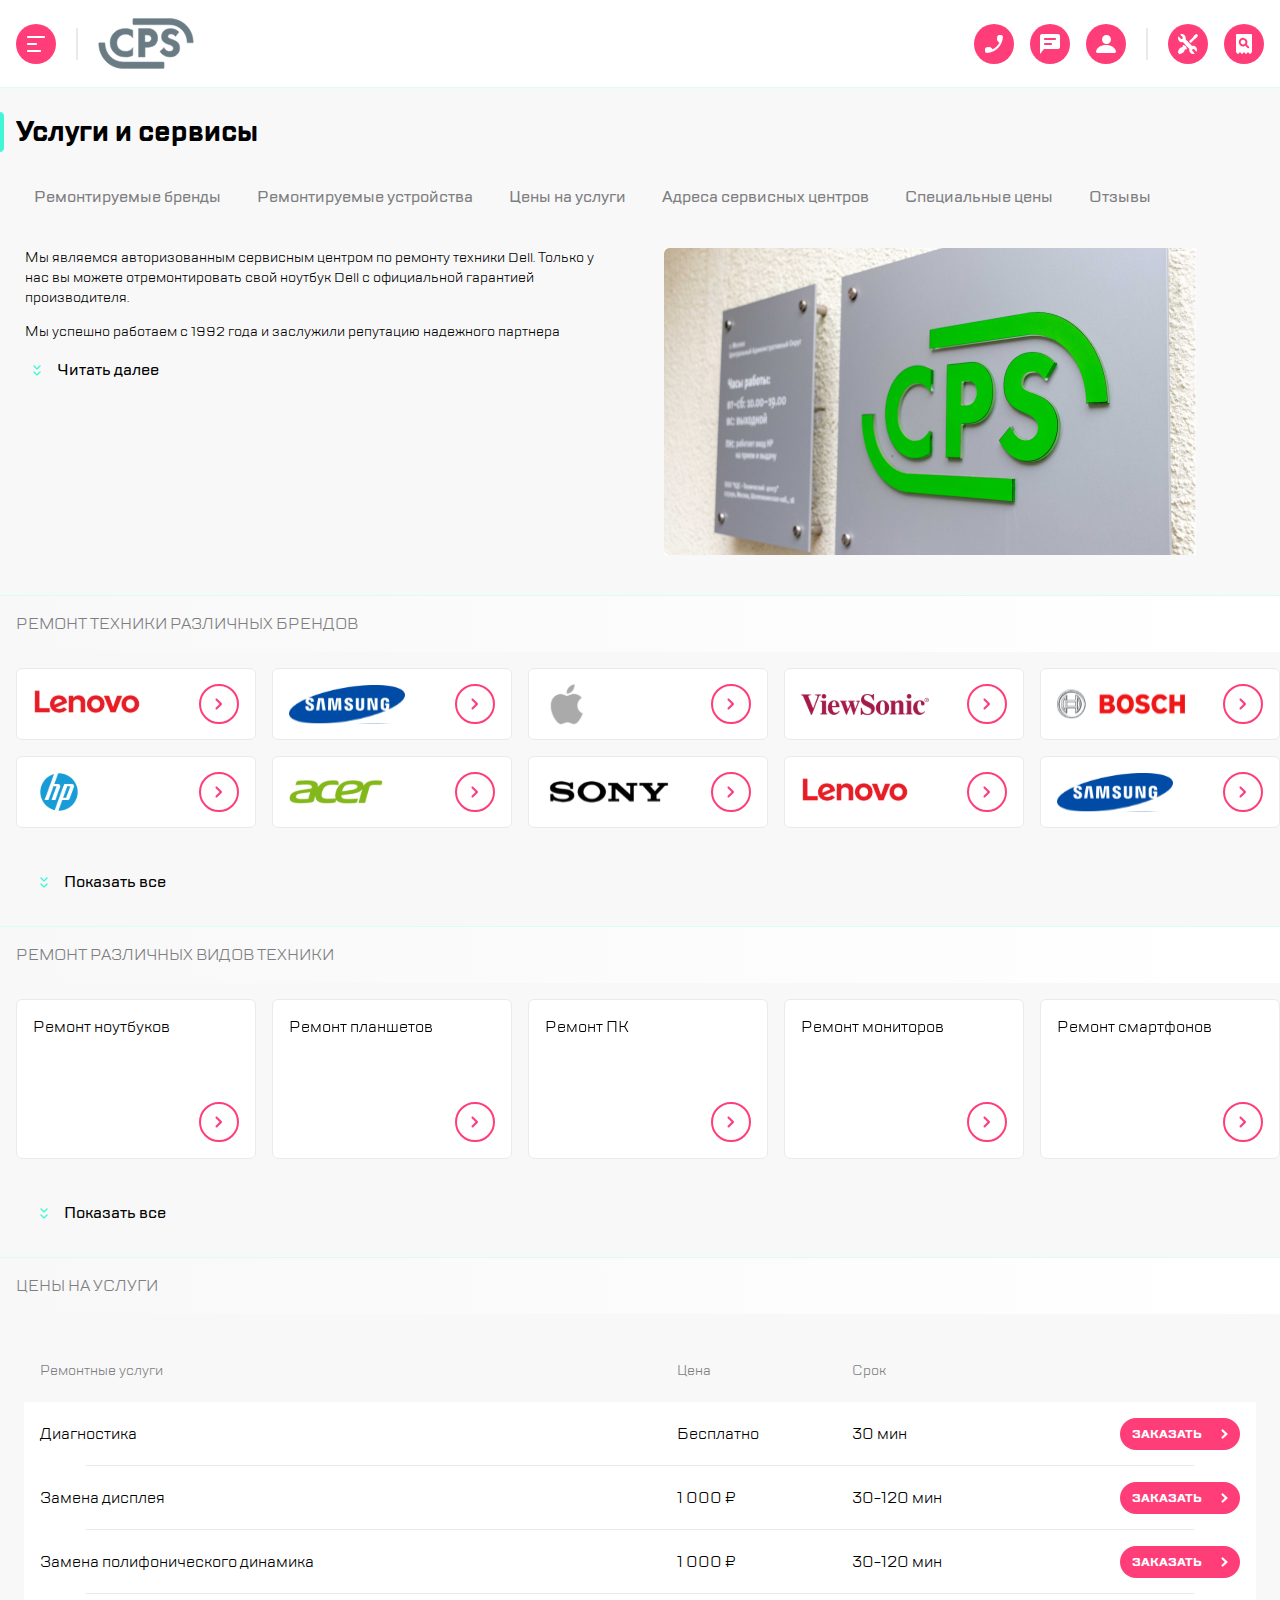
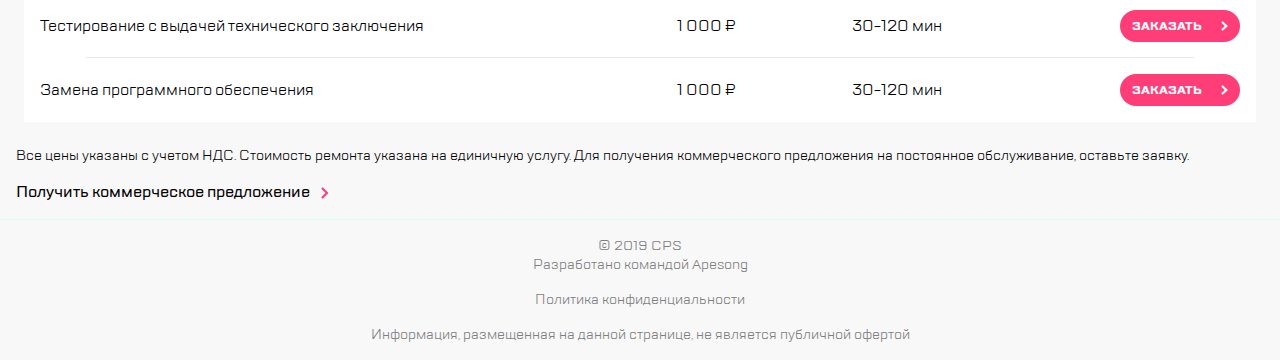
<file: index.html>
<!doctype html>
<html lang="ru">
<head>
    <meta charset="UTF-8">
    <meta name="viewport"
          content="width=device-width, user-scalable=no, initial-scale=1.0, maximum-scale=1.0, minimum-scale=1.0">
    <meta http-equiv="X-UA-Compatible" content="ie=edge">
    <meta name="keywords" content="">
    <meta name="description" content="">
    <meta name="author" content="Петрушин Максим">
    <title>CPS главная страница</title>
    <link rel="icon" href="img/main-logo.svg">
    <link rel="stylesheet" href="https://cdn.jsdelivr.net/npm/swiper@11/swiper-bundle.min.css">
    <link rel="stylesheet" href="fonts/TTLakes/stylesheet.css">
    <link rel="stylesheet" href="style.css">
</head>
<body>
<div class="container">
    <div class="blur-overlay blur-overlay--hidden"></div>
    <!--   начало макета 2.1-->
    <aside class="sidebar sidebar--hidden">
        <header class="sidebar__header">
            <button class="button button--cancel button--hidden"></button>
            <img src="img/main-logo.svg" alt="" class="sidebar__logo logo">
            <button class="button button--search"></button>
        </header>
        <nav class="page-nav sidebar__page-nav">
            <ul class="page-nav__list list-reset">
                <li class="page-nav__item">
                    <a href="#" class="page-nav__link link-reset">
                        Ремонт техники
                    </a>
                </li>
                <li class="page-nav__item">
                    <a href="#" class="page-nav__link link-reset">
                        Услуги и сервисы
                    </a>
                </li>
                <li class="page-nav__item">
                    <a href="#" class="page-nav__link link-reset">
                        Корпоративным клиентам
                    </a>
                </li>
                <li class="page-nav__item">
                    <a href="#" class="page-nav__link link-reset">
                        Продавцам техники
                    </a>
                </li>
                <li class="page-nav__item">
                    <a href="#" class="page-nav__link link-reset">
                        Партнерам
                    </a>
                </li>
                <li class="page-nav__item">
                    <a href="#" class="page-nav__link link-reset">
                        Производителям
                    </a>
                </li>
                <li class="page-nav__item">
                    <a href="#" class="page-nav__link link-reset">
                        Наши сервисные центры
                    </a>
                </li>
                <li class="page-nav__item">
                    <a href="#" class="page-nav__link link-reset">
                        Контакты
                    </a>
                </li>
            </ul>
        </nav>
        <footer class="sidebar__footer">
            <ul class="sidebar__user-active user-active list-reset">
                <li class="user-active__item">
                    <button class="button button--call"></button>
                </li>
                <li class="user-active__item">
                    <button class="button button--feedback"></button>
                </li>
                <li class="user-active__item">
                    <button class="button button--profile"></button>
                </li>
            </ul>
            <address class="contacts">
                <a href="mailto:mail@cps.com" class="contacts__email link-reset">mail@cps.com</a>
                <a href="tel:8 800 890 8900" class="contacts__tel link-reset">8 800 890 8900</a>
            </address>
            <div class="language-switcher">
                <a href="#" class="language-switcher__link link-reset">RU</a>
                <a href="#" class="language-switcher__link link-reset">EN</a>
                <a href="#" class="language-switcher__link link-reset">CH</a>
            </div>
        </footer>
    </aside>
    <!--конец макета 2.1-->
    <aside class="sidebar-callback sidebar-callback--hidden">
        <div class="sidebar-callback__container">
            <button class="sidebar-callback__button button button--cancel"></button>
            <h2 class="sidebar-callback__title title">Заказать звонок</h2>
            <form class="callback-form" action="#">
                <input class="callback-form__input input" type="tel" placeholder="Телефон" maxlength="13">
            </form>
            <p class="sidebar-callback__text-content">Нажимая “отправить”, вы даете согласие на <a class="sidebar-callback__link link-reset" href="#">обработку персональных данных</a> и соглашаетесь с нашей
                <a class="sidebar-callback__link link-reset" href="#">политикой конфиденциальности</a></p>
            <button class="sidebar-callback__button--submit button button--submit"></button>
        </div>
    </aside>
    <aside class="feedback feedback--hidden sidebar-callback ">
        <div class="sidebar-callback__container">
            <button class="sidebar-callback__button button button--cancel"></button>
            <h2 class="sidebar-callback__title title">Обратная связь</h2>
            <form class="callback-form" action="#">
                <input class="callback-form__input input" name="name" type="text" placeholder="Имя">
                <input class="callback-form__input input" name="phone" type="tel" placeholder="Телефон">
                <input class="callback-form__input input" name="email" type="email" placeholder="Электронная почта">
                <textarea class="callback-form__input input"  name="message" placeholder="Сообщение" rows="5"></textarea>
            </form>
            <p class="sidebar-callback__text-content">Нажимая “отправить”, вы даете согласие на <a class="sidebar-callback__link link-reset" href="#">обработку персональных данных</a> и соглашаетесь с нашей
                <a class="sidebar-callback__link link-reset" href="#">политикой конфиденциальности</a></p>
            <button class="sidebar-callback__button--submit button button--submit"></button>
        </div>
    </aside>
    <main class="main">
        <aside class="header">
            <div class="menu">
                <button class="button button--burger"></button>
                <img src="img/divider.svg" alt="" class="divider menu__divider">
                <img src="img/main-logo.svg" alt="logo" class="logo menu__logo">
                <ul class="user-active list-reset menu__user-active">
                    <li class="user-active__item">
                        <button class="button button--call"></button>
                    </li>
                    <li class="user-active__item">
                        <button class="button button--feedback"></button>
                    </li>
                    <li class="user-active__item">
                        <button class="button button--profile"></button>
                    </li>
                </ul>
                <img src="img/divider.svg" alt="" class="divider">
                <ul class="repair-active list-reset">
                    <li class="repair-active__item">
                        <p class="button__description">Оставить заявку</p>
                        <button class="button button--repair"></button>
                    </li>
                    <li class="repair-active__item">
                        <p class="button__description">Статус ремонта</p>
                        <button class="button button--check-status"></button>
                    </li>
                </ul>
            </div>
            <h1 class="title header__title">Услуги и сервисы</h1>
        </aside>
        <nav class="navigation main__navigation">
            <ul class="navigation__list list-reset">
                <li class="navigation__item">
                    <a href="#" class="navigation__link link-reset">
                        Ремонтируемые бренды
                    </a>
                </li>
                <li class="navigation__item">
                    <a href="#" class="navigation__link link-reset">
                        Ремонтируемые устройства
                    </a>
                </li>
                <li class="navigation__item">
                    <a href="#" class="navigation__link link-reset">
                        Цены на услуги
                    </a>
                </li>
                <li class="navigation__item">
                    <a href="#" class="navigation__link link-reset">
                        Адреса сервисных центров
                    </a>
                </li>
                <li class="navigation__item">
                    <a href="#" class="navigation__link link-reset">
                        Специальные цены
                    </a>
                </li>
                <li class="navigation__item">
                    <a href="#" class="navigation__link link-reset">
                        Отзывы
                    </a>
                </li>
            </ul>
        </nav>
        <article class="resume main__resume">
            <div class="text-content resume__text-content">
                <p class="text-content__paragraph">
                    Мы являемся авторизованным сервисным центром по ремонту техники Dell. Только у нас вы можете отремонтировать свой ноутбук Dell с официальной гарантией производителя.
                </p>
                <p class="text-content__paragraph text-content__paragraph--mobile-hidden">
                    Мы успешно работаем с 1992 года и заслужили репутацию надежного партнера<span class="text-content__paragraph text-content__paragraph--tablet-hidden">, что подтверждает большое количество постоянных клиентов. Мы гордимся тем, что к нам обращаются по рекомендациям и, в свою очередь, советуют нас родным и близким.</span>
                </p>
                <p class="text-content__paragraph text-content__paragraph--hidden">
                    Мы являемся авторизованным сервисным центром по ремонту техники Dell. Только у нас вы можете отремонтировать свой ноутбук Dell с официальной гарантией производителя.<br>
                    Мы успешно работаем с 1992 года и заслужили репутацию надежного партнера, что подтверждает большое количество постоянных клиентов. Мы гордимся тем, что к нам обращаются по рекомендациям и, в свою очередь, советуют нас родным и близким.
                </p>
                <a href="#" class="text-content__read-more read-more link-reset" id="readMoreFirst">
                    Читать далее
                </a>
            </div>
            <img src="img/presentation-img.jpg" alt="presentation photo" class="image">
        </article>

        <!--блок со свайпером-->

        <section class="card-section card-section--brand main__card-section">
            <h2 class="subtitle">Ремонт техники различных брендов</h2>
            <div class="swiper card-section__swiper">
                <ul class="card-list card-section__card-list swiper-wrapper card-list--hidden">
                    <li class="card-list__item card-list__item--lenovo swiper-slide">
                        <img class="card-list__brand-logo brand-logo" src="img/Bitmap.svg" alt="Lenovo">
                        <button class="brand-button button button--rev">
                        </button>
                    </li>
                    <li class="card-list__item card-list__item--samsung swiper-slide">
                        <img class="card-list__brand-logo brand-logo" src="img/Bitmap-2.svg" alt="Lenovo">
                        <button class="brand-button button button--rev">
                        </button>
                    </li>
                    <li class="card-list__item card-list__item--apple swiper-slide">
                        <img class="card-list__brand-logo brand-logo" src="img/Bitmap-3.svg" alt="Lenovo">
                        <button class="brand-button button button--rev">
                        </button>
                    </li>
                    <li class="card-list__item card-list__item--viewsonic swiper-slide">
                        <img class="card-list__brand-logo brand-logo" src="img/Bitmap-4.svg" alt="Lenovo">
                        <button class="brand-button button button--rev">
                        </button>
                    </li>
                    <li class="card-list__item card-list__item--bosch swiper-slide">
                        <img class="card-list__brand-logo brand-logo" src="img/Bitmap-5.svg" alt="Lenovo">
                        <button class="brand-button button button--rev">
                        </button>
                    </li>
                    <li class="card-list__item card-list__item--hp swiper-slide">
                        <img class="card-list__brand-logo brand-logo" src="img/Bitmap-6.svg" alt="Lenovo">
                        <button class="brand-button button button--rev">
                        </button>
                    </li>
                    <li class="card-list__item card-list__item--aser swiper-slide">
                        <img class="card-list__brand-logo brand-logo" src="img/Bitmap-7.svg" alt="Lenovo">
                        <button class="brand-button button button--rev">
                        </button>
                    </li>
                    <li class="card-list__item card-list__item--sony swiper-slide">
                        <img class="card-list__brand-logo brand-logo" src="img/Bitmap-8.svg" alt="Lenovo">
                        <button class="brand-button button button--rev">
                        </button>
                    </li>
                    <li class="card-list__item card-list__item--lenovo swiper-slide">
                        <img class="card-list__brand-logo brand-logo" src="img/Bitmap.svg" alt="Lenovo">
                        <button class="brand-button button button--rev">
                        </button>
                    </li>
                    <li class="card-list__item card-list__item--samsung swiper-slide">
                        <img class="card-list__brand-logo brand-logo" src="img/Bitmap-2.svg" alt="Lenovo">
                        <button class="brand-button button button--rev">
                        </button>
                    </li>
                    <li class="card-list__item card-list__item--apple swiper-slide">
                        <img class="card-list__brand-logo brand-logo" src="img/Bitmap-3.svg" alt="Lenovo">
                        <button class="brand-button button button--rev">
                        </button>
                    </li>
                    <li class="card-list__item card-list__item--viewsonic swiper-slide">
                        <img class="card-list__brand-logo brand-logo" src="img/Bitmap-4.svg" alt="Lenovo">
                        <button class="brand-button button button--rev">
                        </button>
                    </li>
                    <li class="card-list__item card-list__item--bosch swiper-slide">
                        <img class="card-list__brand-logo brand-logo" src="img/Bitmap-5.svg" alt="Lenovo">
                        <button class="brand-button button button--rev">
                        </button>
                    </li>
                    <li class="card-list__item card-list__item--hp swiper-slide">
                        <img class="card-list__brand-logo brand-logo" src="img/Bitmap-6.svg" alt="Lenovo">
                        <button class="brand-button button button--rev">
                        </button>
                    </li>
                    <li class="card-list__item card-list__item--aser swiper-slide">
                        <img class="card-list__brand-logo brand-logo" src="img/Bitmap-7.svg" alt="Lenovo">
                        <button class="brand-button button button--rev">
                        </button>
                    </li>
                    <li class="card-list__item card-list__item--sony swiper-slide">
                        <img class="card-list__brand-logo brand-logo" src="img/Bitmap-8.svg" alt="Lenovo">
                        <button class="brand-button button button--rev">
                        </button>
                    </li>
                </ul>
                <div class="swiper-pagination"></div>
            </div>
            <a href="#" class="card-list__read-more read-more link-reset" id="readMoreSecond">
                Показать все
            </a>
        </section>
        <section class="card-section card-section--repair main__card-section">
            <h2 class="subtitle">Ремонт различных видов техники</h2>
            <div class="swiper card-section__swiper">
                <ul class="card-list card-section__card-list swiper-wrapper card-list--hidden">
                    <li class="card-list__item card-list__item--repair swiper-slide">
                        <a href="#" class="card-list__repair-link link-reset">Ремонт ноутбуков</a>
                        <button class="brand-button button button--rev">
                        </button>
                    </li>
                    <li class="card-list__item card-list__item--repair swiper-slide">
                        <a href="#" class="card-list__repair-link link-reset">Ремонт планшетов</a>
                        <button class="brand-button button button--rev">
                        </button>
                    </li>
                    <li class="card-list__item card-list__item--repair swiper-slide">
                        <a href="#" class="card-list__repair-link link-reset">Ремонт ПК</a>
                        <button class="brand-button button button--rev">
                        </button>
                    </li>
                    <li class="card-list__item card-list__item--repair swiper-slide">
                        <a href="#" class="card-list__repair-link link-reset">Ремонт  мониторов</a>
                        <button class="brand-button button button--rev">
                        </button>
                    </li>
                    <li class="card-list__item card-list__item--repair swiper-slide">
                        <a href="#" class="card-list__repair-link link-reset">Ремонт смартфонов</a>
                        <button class="brand-button button button--rev">
                        </button>
                    </li>
                    <li class="card-list__item card-list__item--repair swiper-slide">
                        <a href="#" class="card-list__repair-link link-reset">Ремонт ноутбуков</a>
                        <button class="brand-button button button--rev">
                        </button>
                    </li>
                    <li class="card-list__item card-list__item--repair swiper-slide">
                        <a href="#" class="card-list__repair-link link-reset">Ремонт планшетов</a>
                        <button class="brand-button button button--rev">
                        </button>
                    </li>
                    <li class="card-list__item card-list__item--repair swiper-slide">
                        <a href="#" class="card-list__repair-link link-reset">Ремонт ПК</a>
                        <button class="brand-button button button--rev">
                        </button>
                    </li>
                    <li class="card-list__item card-list__item--repair swiper-slide">
                        <a href="#" class="card-list__repair-link link-reset">Ремонт  мониторов</a>
                        <button class="brand-button button button--rev">
                        </button>
                    </li>
                </ul>
                <div class="swiper-pagination"></div>
            </div>
            <a href="#" class="card-list__read-more read-more link-reset" id="readMoreThird">
                Показать все
            </a>
        </section>
        <section class="card-section main__card-section">
            <h2 class="subtitle">Цены на услуги</h2>
            <div class="swiper card-section__swiper card-section--hidden">
                <ul class="card-list card-section__card-list swiper-wrapper">
                    <li class="card-list__item card-list__item--price swiper-slide">
                        <dl class="description">
                            <div class="description__swapper">
                                <dt class="description__title">Ремонтные услуги</dt>
                                <dd class="description__definition">Тестирование с выдачей технического заключения</dd>
                            </div>
                            <div class="description__swapper">
                                <dt class="description__title">Цена</dt>
                                <dd class="description__definition">Бесплатно</dd>
                            </div>
                            <div class="description__swapper">
                                <dt class="description__title">Срок</dt>
                                <dd class="description__definition">30-120 мин</dd>
                            </div>
                        </dl>
                        <button class="button button--order">
                        </button>
                    </li>
                    <li class="card-list__item card-list__item--price swiper-slide">
                        <dl class="description">
                            <div class="description__swapper">
                                <dt class="description__title">Ремонтные услуги</dt>
                                <dd class="description__definition">Диагностика</dd>
                            </div>
                            <div class="description__swapper">
                                <dt class="description__title">Цена</dt>
                                <dd class="description__definition">Бесплатно</dd>
                            </div>
                            <div class="description__swapper">
                                <dt class="description__title">Срок</dt>
                                <dd class="description__definition">30 мин</dd>
                            </div>
                        </dl>
                        <button class="button button--order">
                        </button>
                    </li>
                    <li class="card-list__item card-list__item--price swiper-slide">
                        <dl class="description">
                            <div class="description__swapper">
                                <dt class="description__title">Ремонтные услуги</dt>
                                <dd class="description__definition">Замена дисплея</dd>
                            </div>
                            <div class="description__swapper">
                                <dt class="description__title">Цена</dt>
                                <dd class="description__definition">1 000 &#8381;</dd>
                            </div>
                            <div class="description__swapper">
                                <dt class="description__title">Срок</dt>
                                <dd class="description__definition">30-120 мин</dd>
                            </div>
                        </dl>
                        <button class="button button--order">
                        </button>
                    </li>
                    <li class="card-list__item card-list__item--price swiper-slide">
                        <dl class="description">
                            <div class="description__swapper">
                                <dt class="description__title">Ремонтные услуги</dt>
                                <dd class="description__definition">Замена полифонического динамика</dd>
                            </div>
                            <div class="description__swapper">
                                <dt class="description__title">Цена</dt>
                                <dd class="description__definition">1 000 &#8381;</dd>
                            </div>
                            <div class="description__swapper">
                                <dt class="description__title">Срок</dt>
                                <dd class="description__definition">30-120 мин</dd>
                            </div>
                        </dl>
                        <button class="button button--order">
                        </button>
                    </li>
                    <li class="card-list__item card-list__item--price swiper-slide">
                        <dl class="description">
                            <div class="description__swapper">
                                <dt class="description__title">Ремонтные услуги</dt>
                                <dd class="description__definition">Тестирование с выдачей технического заключения</dd>
                            </div>
                            <div class="description__swapper">
                                <dt class="description__title">Цена</dt>
                                <dd class="description__definition">Бесплатно</dd>
                            </div>
                            <div class="description__swapper">
                                <dt class="description__title">Срок</dt>
                                <dd class="description__definition">30-120 мин</dd>
                            </div>
                        </dl>
                        <button class="button button--order">
                        </button>
                    </li>
                </ul>
                <div class="swiper-pagination"></div>
            </div>
        </section>
        <div class="main__table-section main__table-section--hidden">
            <table class="table-price">
                <thead class="table-price__table-header">
                    <tr class="table-price__table-row">
                        <th class="table-price__table-cell">Ремонтные услуги</th>
                        <th class="table-price__table-cell">Цена</th>
                        <th class="table-price__table-cell">Срок</th>
                        <th class="table-price__table-cell"></th>
                    </tr>
                </thead>
                <tbody class="table-price__table-body">
                <tr class="table-price__table-row">
                    <td class="table-price__table-cell">Диагностика</td>
                    <td class="table-price__table-cell">Бесплатно</td>
                    <td class="table-price__table-cell">30 мин</td>
                    <td class="table-price__button-cell">
                        <button class="table-price__button button button--order"></button>
                    </td>
                </tr>
                <tr class="table-price__table-row">
                    <td class="table-price__table-cell">Замена дисплея</td>
                    <td class="table-price__table-cell">1 000 &#8381;</td>
                    <td class="table-price__table-cell">30-120 мин</td>
                    <td class="table-price__button-cell">
                        <button class="table-price__button button button--order"></button>
                    </td>
                </tr>
                <tr class="table-price__table-row">
                    <td class="table-price__table-cell">Замена полифонического динамика</td>
                    <td class="table-price__table-cell">1 000 &#8381;</td>
                    <td class="table-price__table-cell">30-120 мин</td>
                    <td class="table-price__button-cell">
                        <button class="table-price__button button button--order"></button>
                    </td>
                </tr>
                <tr class="table-price__table-row">
                    <td class="table-price__table-cell">Тестирование с выдачей технического заключения</td>
                    <td class="table-price__table-cell">1 000 &#8381;</td>
                    <td class="table-price__table-cell">30-120 мин</td>
                    <td class="table-price__button-cell">
                        <button class="table-price__button button button--order"></button>
                    </td>
                </tr>
                <tr class="table-price__table-row">
                    <td class="table-price__table-cell">Замена программного обеспечения</td>
                    <td class="table-price__table-cell">1 000 &#8381;</td>
                    <td class="table-price__table-cell">30-120 мин</td>
                    <td class="table-price__button-cell">
                        <button class="table-price__button button button--order"></button>
                    </td>
                </tr>
                </tbody>
            </table>
        </div>
        <section>
            <div class="commercial-offer">
                <div class="commercial-offer__text-content text-content">
                    <p class="text-content__paragraph">
                        Все цены указаны с учетом НДС. Стоимость ремонта указана на единичную услугу. Для получения коммерческого предложения на постоянное обслуживание, оставьте заявку.
                    </p>
                    <a href="#" class="commercial-offer__link link-reset">
                        Получить коммерческое предложение
                    </a>
                </div>
            </div>
        </section>
        <footer class="footer main__footer">
            <p>© 2019 CPS<br>Разработано командой Apesong</p>
            <p>Политика конфиденциальности</p>
            <p>Информация, размещенная на данной странице, не является публичной офертой</p>
        </footer>
    </main>
</div>
<script src="https://cdn.jsdelivr.net/npm/swiper@11/swiper-bundle.min.js"></script>
<script src="main.js"></script>
</body>
</html>
</file>
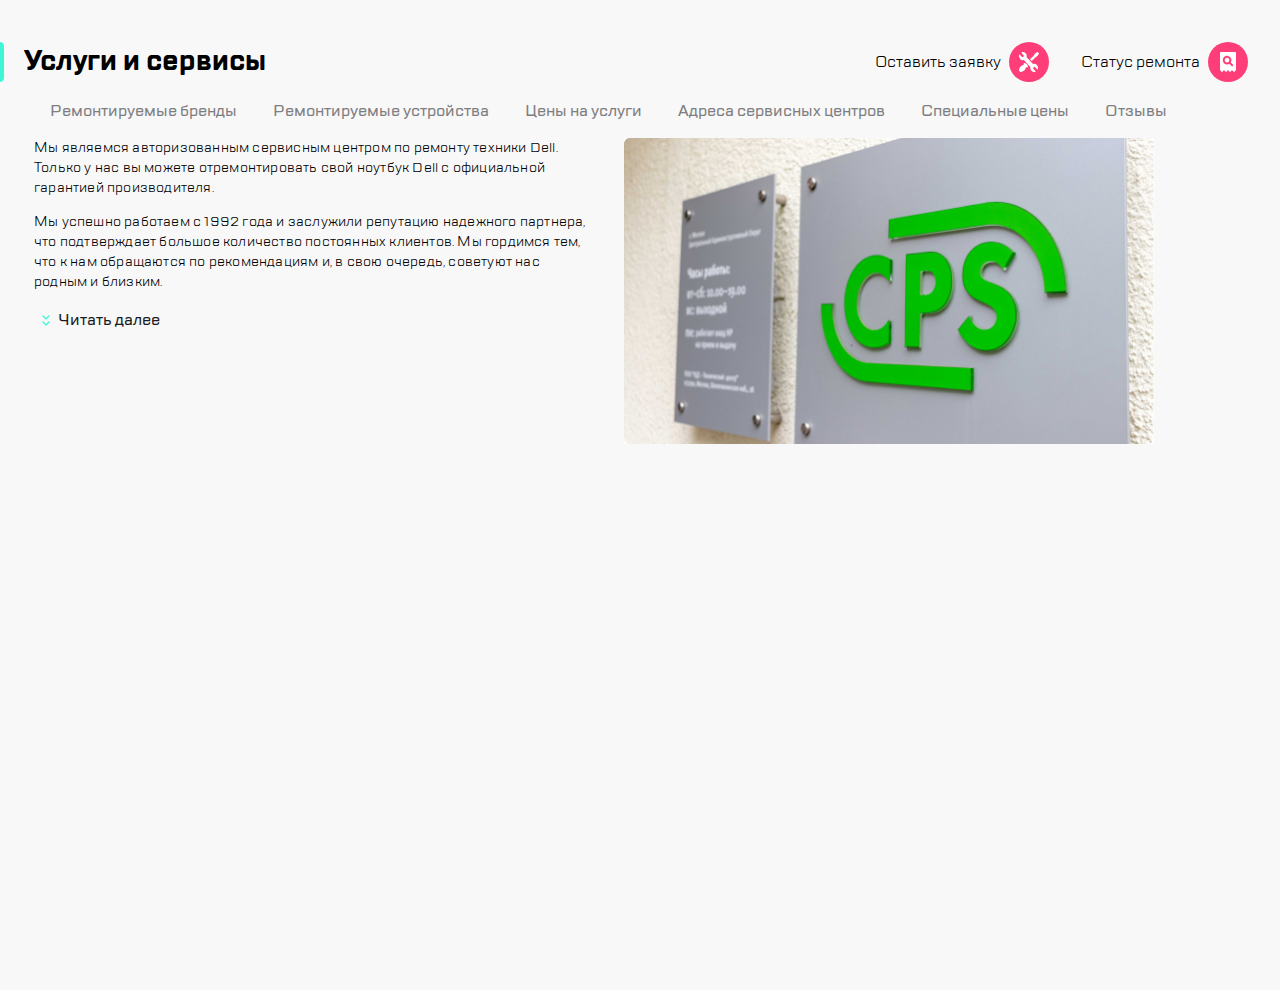
<file: src/index.html>
<!doctype html>
<html lang="ru">
<head>
    <meta charset="UTF-8">
    <meta name="viewport"
          content="width=device-width, user-scalable=no, initial-scale=1.0, maximum-scale=1.0, minimum-scale=1.0">
    <meta http-equiv="X-UA-Compatible" content="ie=edge">
    <meta name="keywords" content="">
    <meta name="description" content="">
    <meta name="author" content="Петрушин Максим">
    <title>CPS главная страница</title>
    <link rel="stylesheet" href="fonts/TTLakes/stylesheet.css">
    <link rel="stylesheet" href="style.css">
</head>
<body>
    <header class="main-header">
        <div class="main-header__container container">
            <ul class="main-header__menu">
                <li class="main-header__menu-item main-header__menu-item--wide-screen-hidden">
                    <button class="main-header__burger-button">
                        <img src="img/burger.svg"  alt="hidden menu">
                    </button>
                </li>
                <li class="main-header__menu-item main-header__menu-divider main-header__menu-item--mobile-hidden main-header__menu-item--wide-screen-hidden">
                    <img src="img/divider.svg" alt="divider" class="divider">
                </li>
                <li class="main-header__menu-item main-header__logo main-header__menu-item--wide-screen-hidden">
                    <img src="img/main-logo.svg" alt="main logo">
                </li>
                <li class="main-header__menu-item main-header__menu-item--mobile-hidden main-header__menu-item--wide-screen-hidden">
                    <button class="main-header__call-button">
                        <img src="img/call.svg"  alt="contacts">
                    </button>
                </li>
                <li class="main-header__menu-item main-header__menu-item--mobile-hidden main-header__menu-item--wide-screen-hidden">
                    <button class="main-header__chat-button">
                        <img src="img/chat.svg"  alt="chat">
                    </button>
                </li>
                <li class="main-header__menu-item main-header__menu-item--mobile-hidden main-header__menu-item--wide-screen-hidden">
                    <button class="main-header__profile-button">
                        <img src="img/profile.svg"  alt="profile">
                    </button>
                </li>
                <li class="main-header__menu-item main-header__menu-divider main-header__menu-item--wide-screen-hidden">
                    <img src="img/divider.svg" alt="divider" class="divider">
                </li>
                <li class="main-header__menu-item">
                    <p class="main-header__button-description main-header__button-description--wide-screen-visible">Оставить заявку</p>
                    <button class="main-header__repair-button">
                        <img src="img/repair.svg"  alt="repair">
                    </button>
                </li>
                <li class="main-header__menu-item">
                    <p class="main-header__button-description main-header__button-description--wide-screen-visible">Статус ремонта</p>
                    <button class="main-header__check-status-button">
                        <img src="img/checkstatus.svg"  alt="check status">
                    </button>
                </li>
            </ul>
        </div>
        <div class="main-header__title-container container">
            <div class="main-header__pre-title">
                <img src="img/highlight.svg" alt="pre-title">
            </div>
            <h1 class="main-header__title">Услуги и сервисы</h1>
        </div>
    </header>
    <main class="main-section">
        <div class="main-section__container">
            <nav class="main-section__navigation">
                <ul class="main-section__navigation-list">
                    <li class="main-section__navigation-item">
                        <a href="#" class="main-section__navigation-link">
                            Ремонтируемые бренды
                        </a>
                    </li>
                    <li class="main-section__navigation-item">
                        <a href="#" class="main-section__navigation-link">
                            Ремонтируемые устройства
                        </a>
                    </li>
                    <li class="main-section__navigation-item">
                        <a href="#" class="main-section__navigation-link">
                            Цены на услуги
                        </a>
                    </li>
                    <li class="main-section__navigation-item">
                        <a href="#" class="main-section__navigation-link">
                            Адреса сервисных центров
                        </a>
                    </li>
                    <li class="main-section__navigation-item">
                        <a href="#" class="main-section__navigation-link">
                            Специальные цены
                        </a>
                    </li>
                    <li class="main-section__navigation-item">
                        <a href="#" class="main-section__navigation-link">
                            Отзывы
                        </a>
                    </li>
                </ul>
            </nav>

            <article class="main-section__resume">
                <div class="main-section__resume-container">
                    <div class="main-section__txt-container">
                        <p class="main-section__txt">
                            Мы являемся авторизованным сервисным центром по ремонту техники Dell. Только у нас вы можете отремонтировать свой ноутбук Dell с официальной гарантией производителя.
                        </p>
                        <p class="main-section__txt--mobile-hidden">
                            Мы успешно работаем с 1992 года и заслужили репутацию надежного партнера<span class="main-section__txt--tablet-hidden">, что подтверждает большое количество постоянных клиентов. Мы гордимся тем, что к нам обращаются по рекомендациям и, в свою очередь, советуют нас родным и близким.</span>
                        </p>
                        <div class="main-section__read-more">
                            <img src="img/expand.svg" alt="expand">
                            <a href="#" class="main-section__read-more-link">
                                Читать далее
                            </a>
                        </div>
                    </div>
                    <div class="main-section__presentation-img">
                        <img src="img/presentation-img.jpg" alt="presentation photo" class="main-section__img">
                    </div>
                </div>
            </article>
        </div>
    </main>
</body>
</html>
</file>
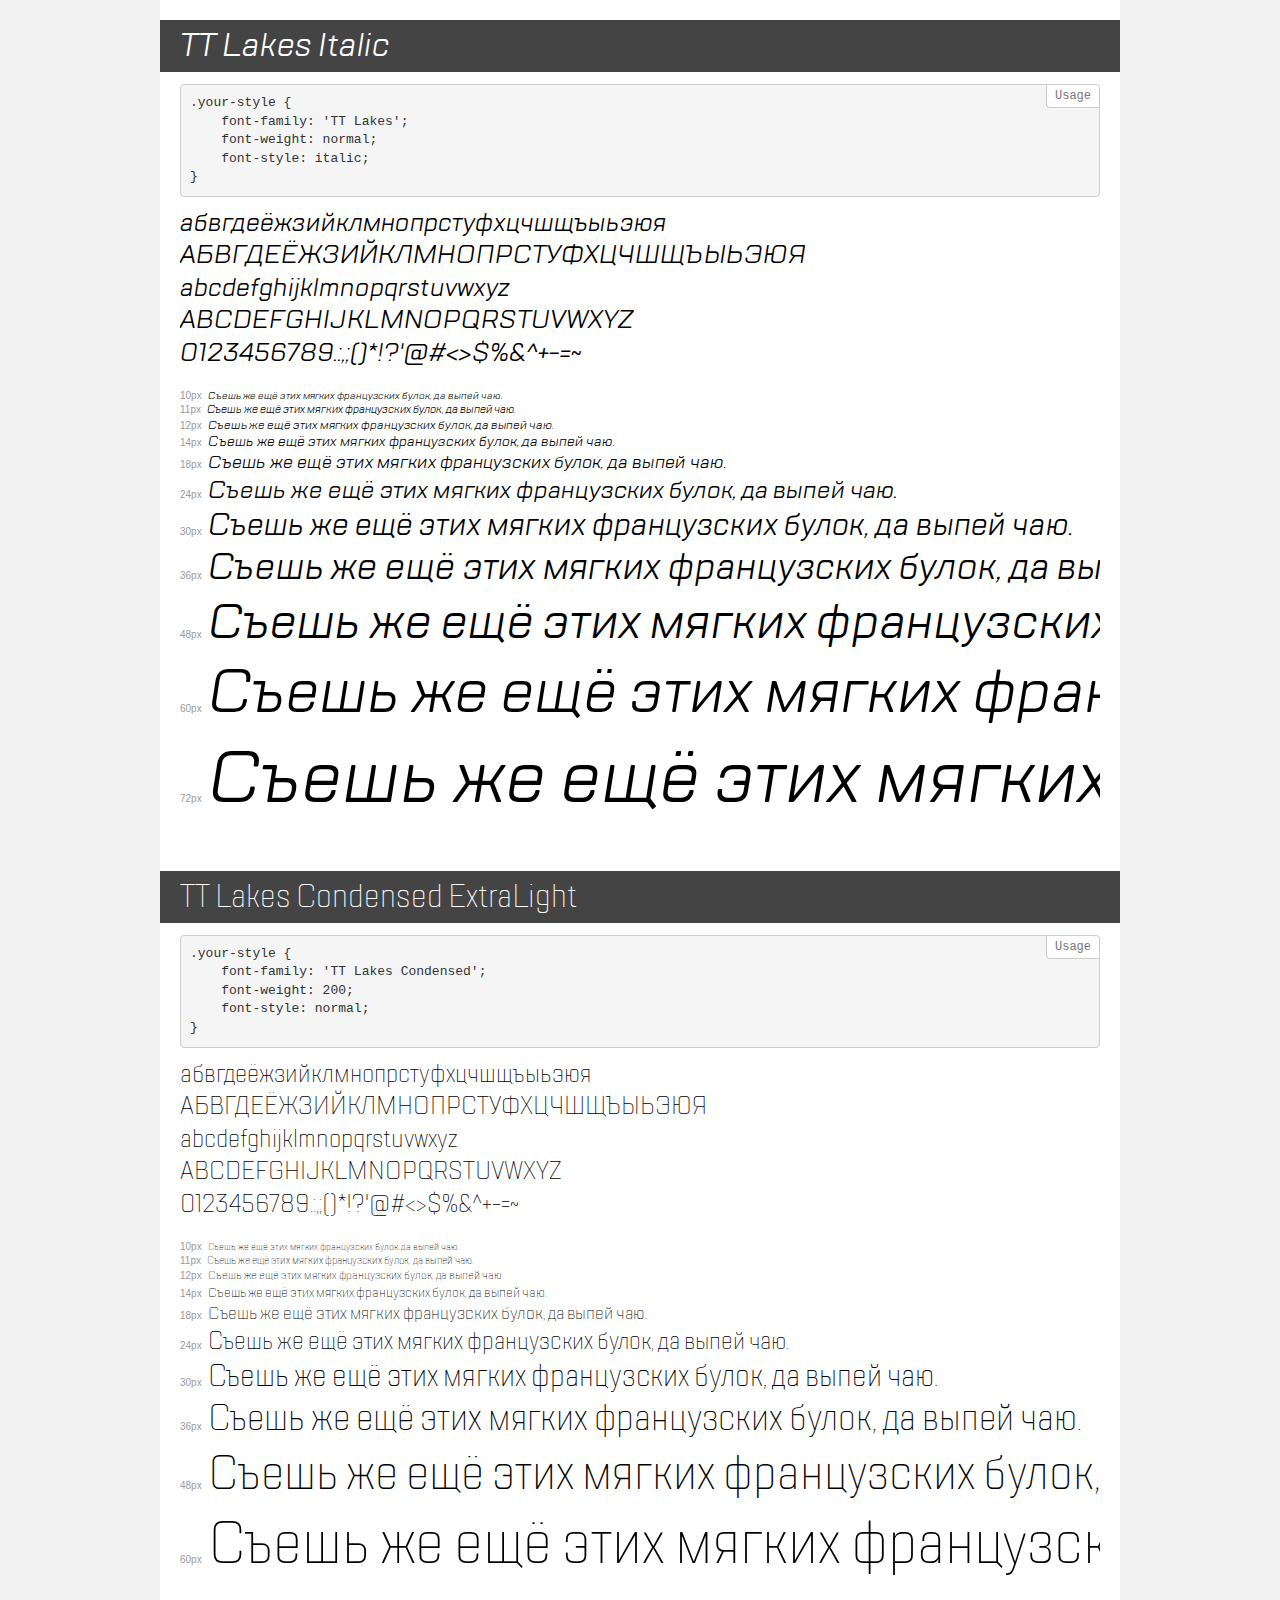
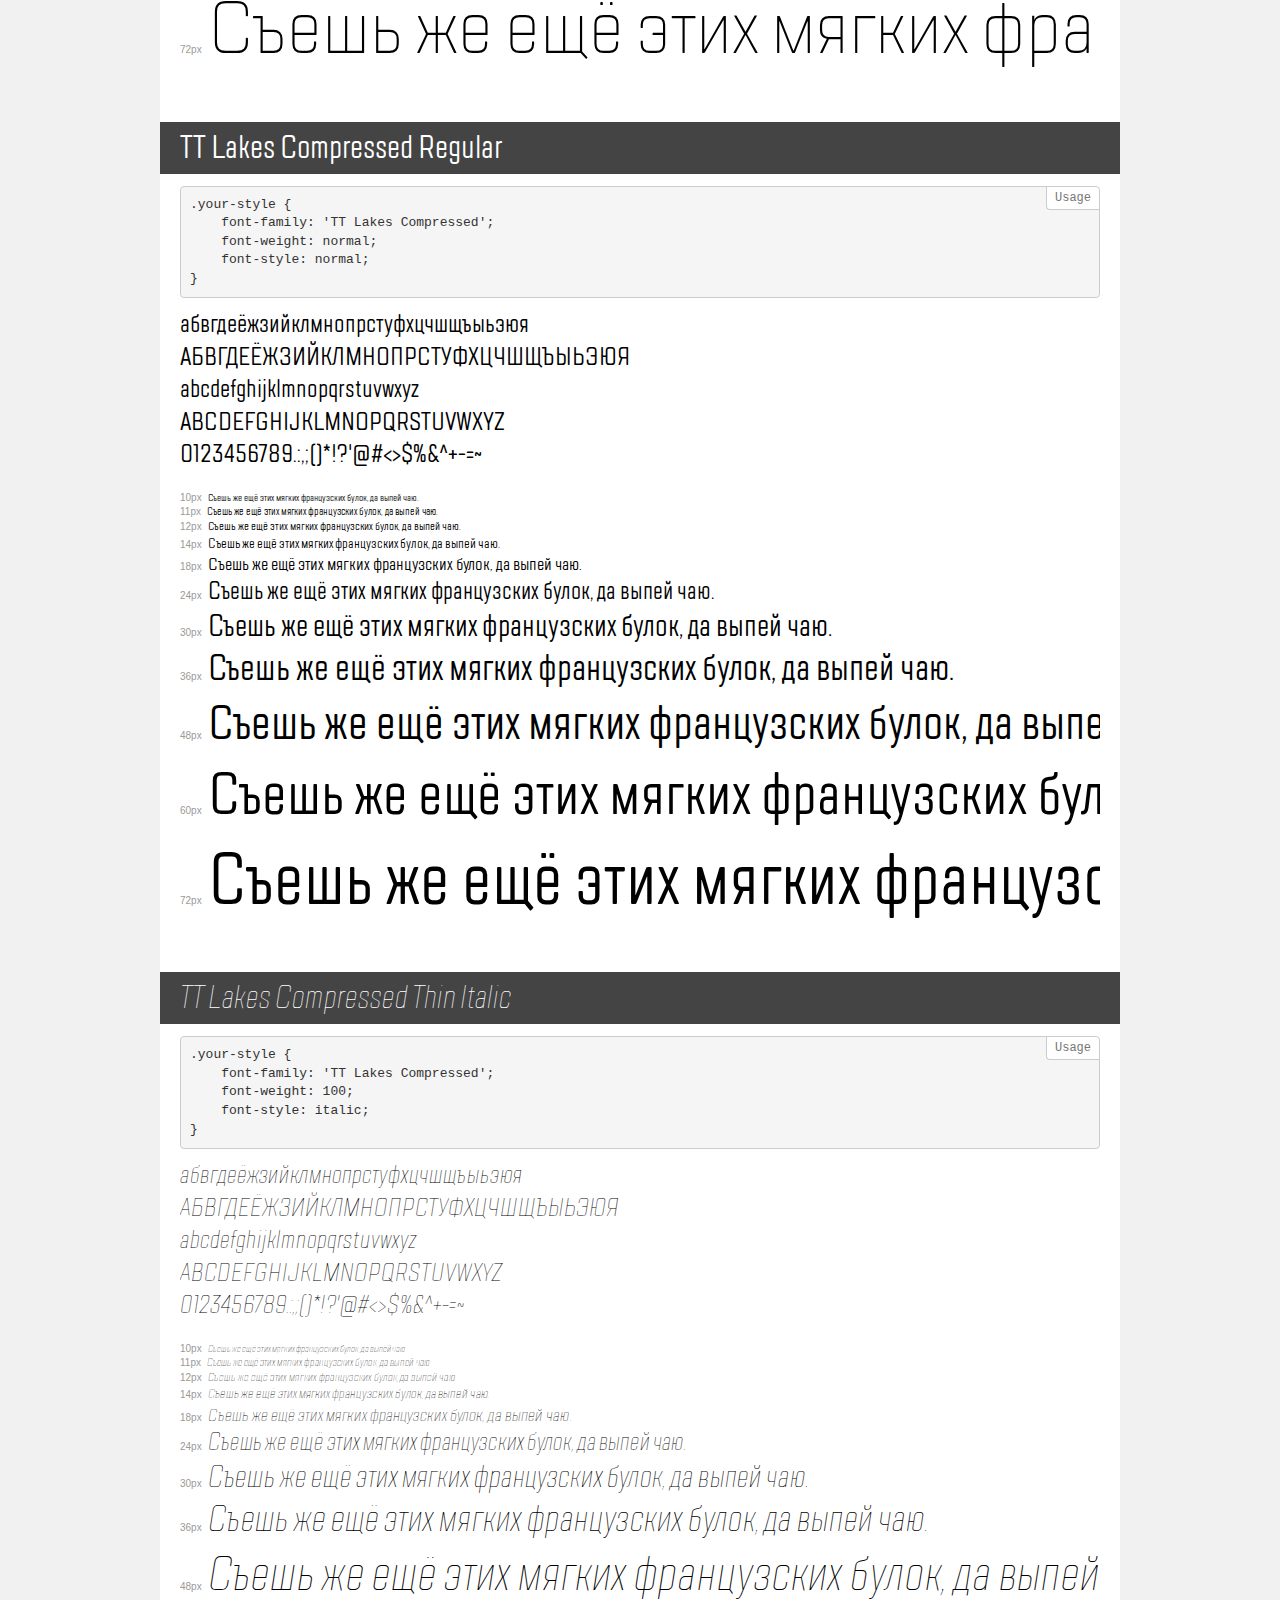
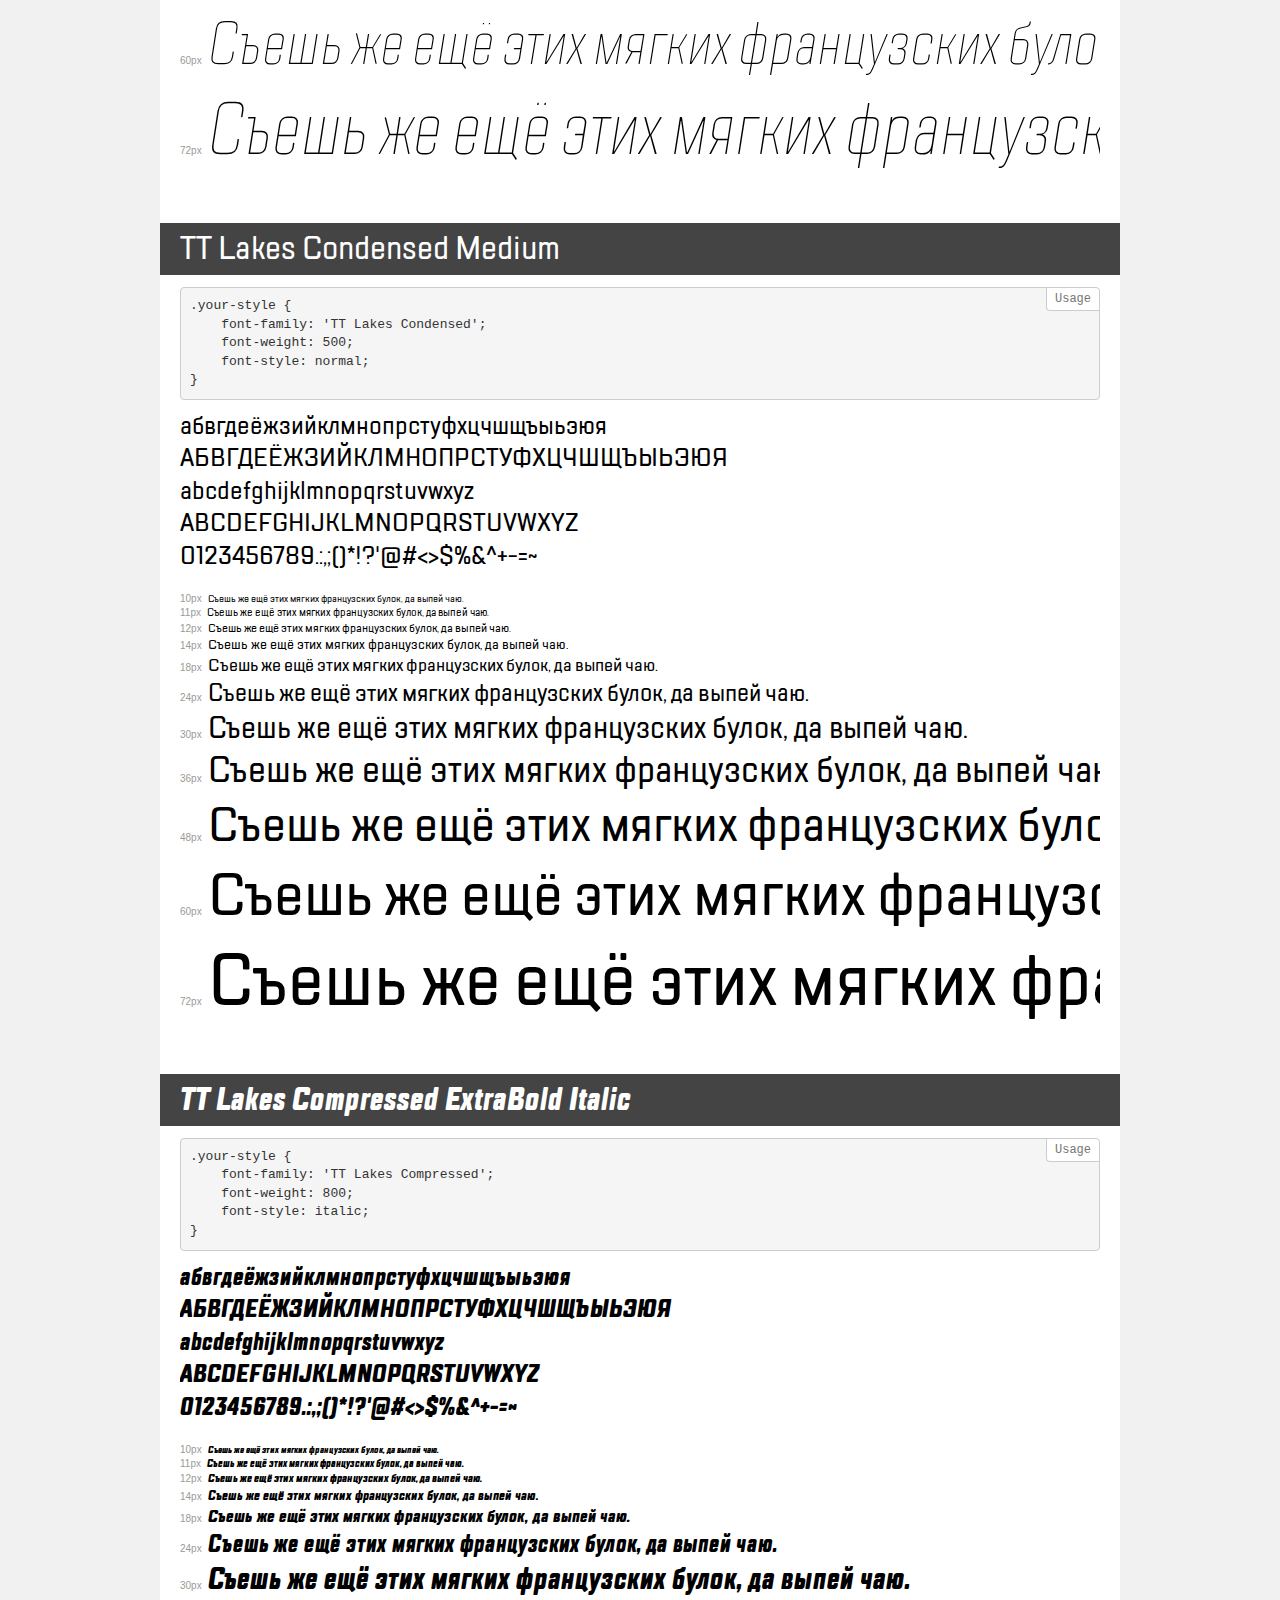
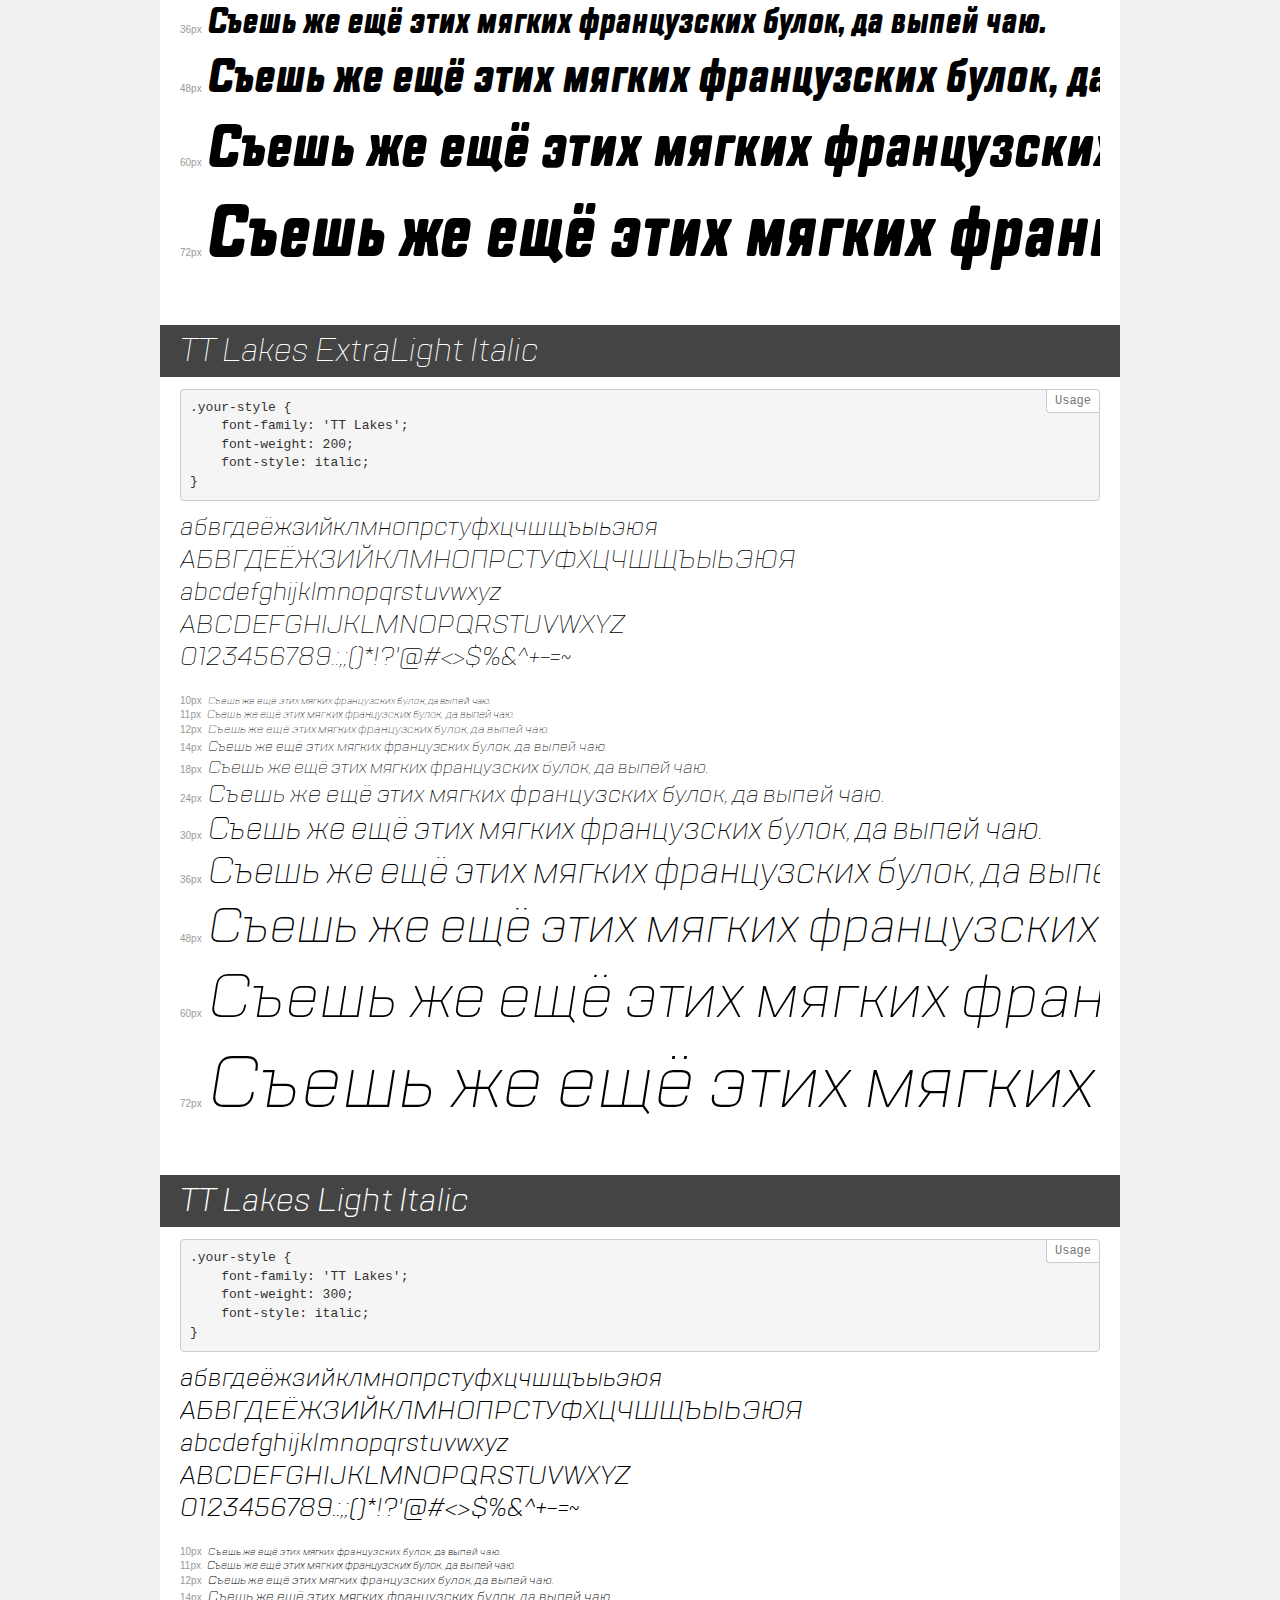
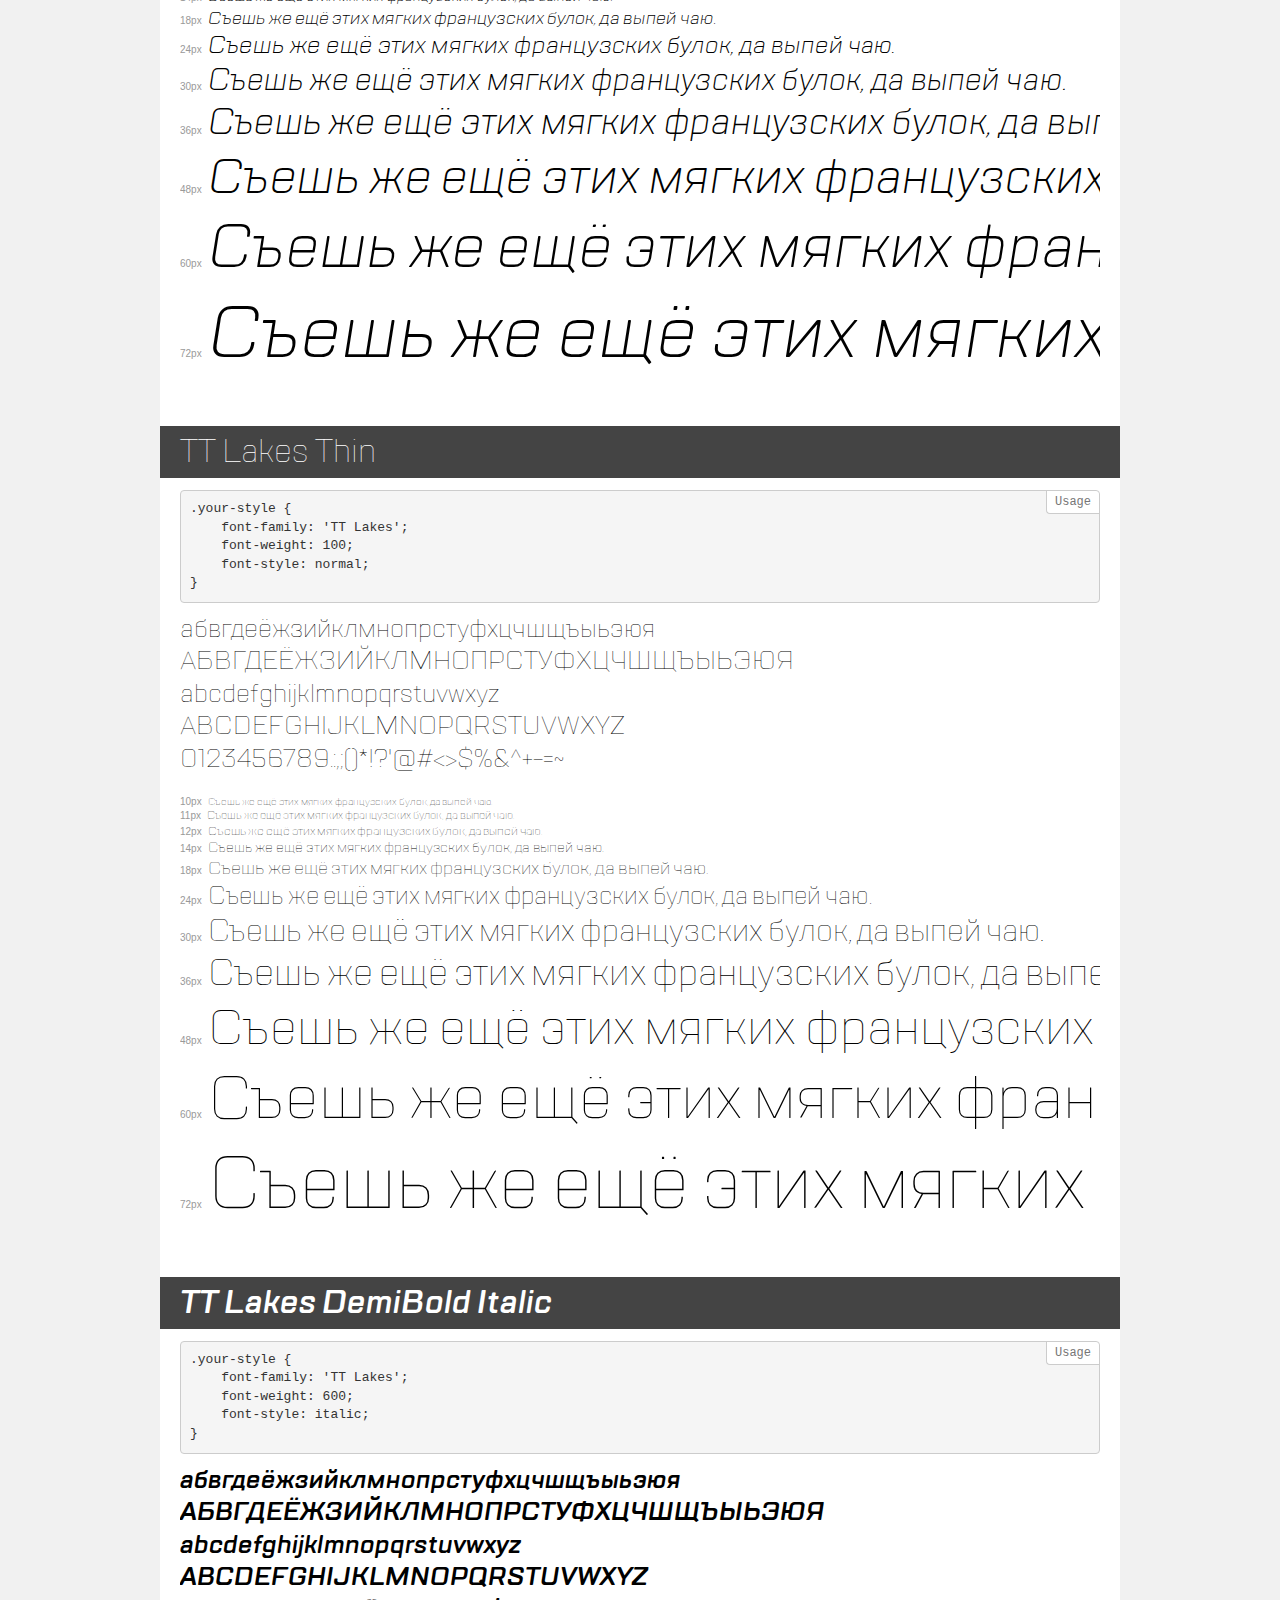
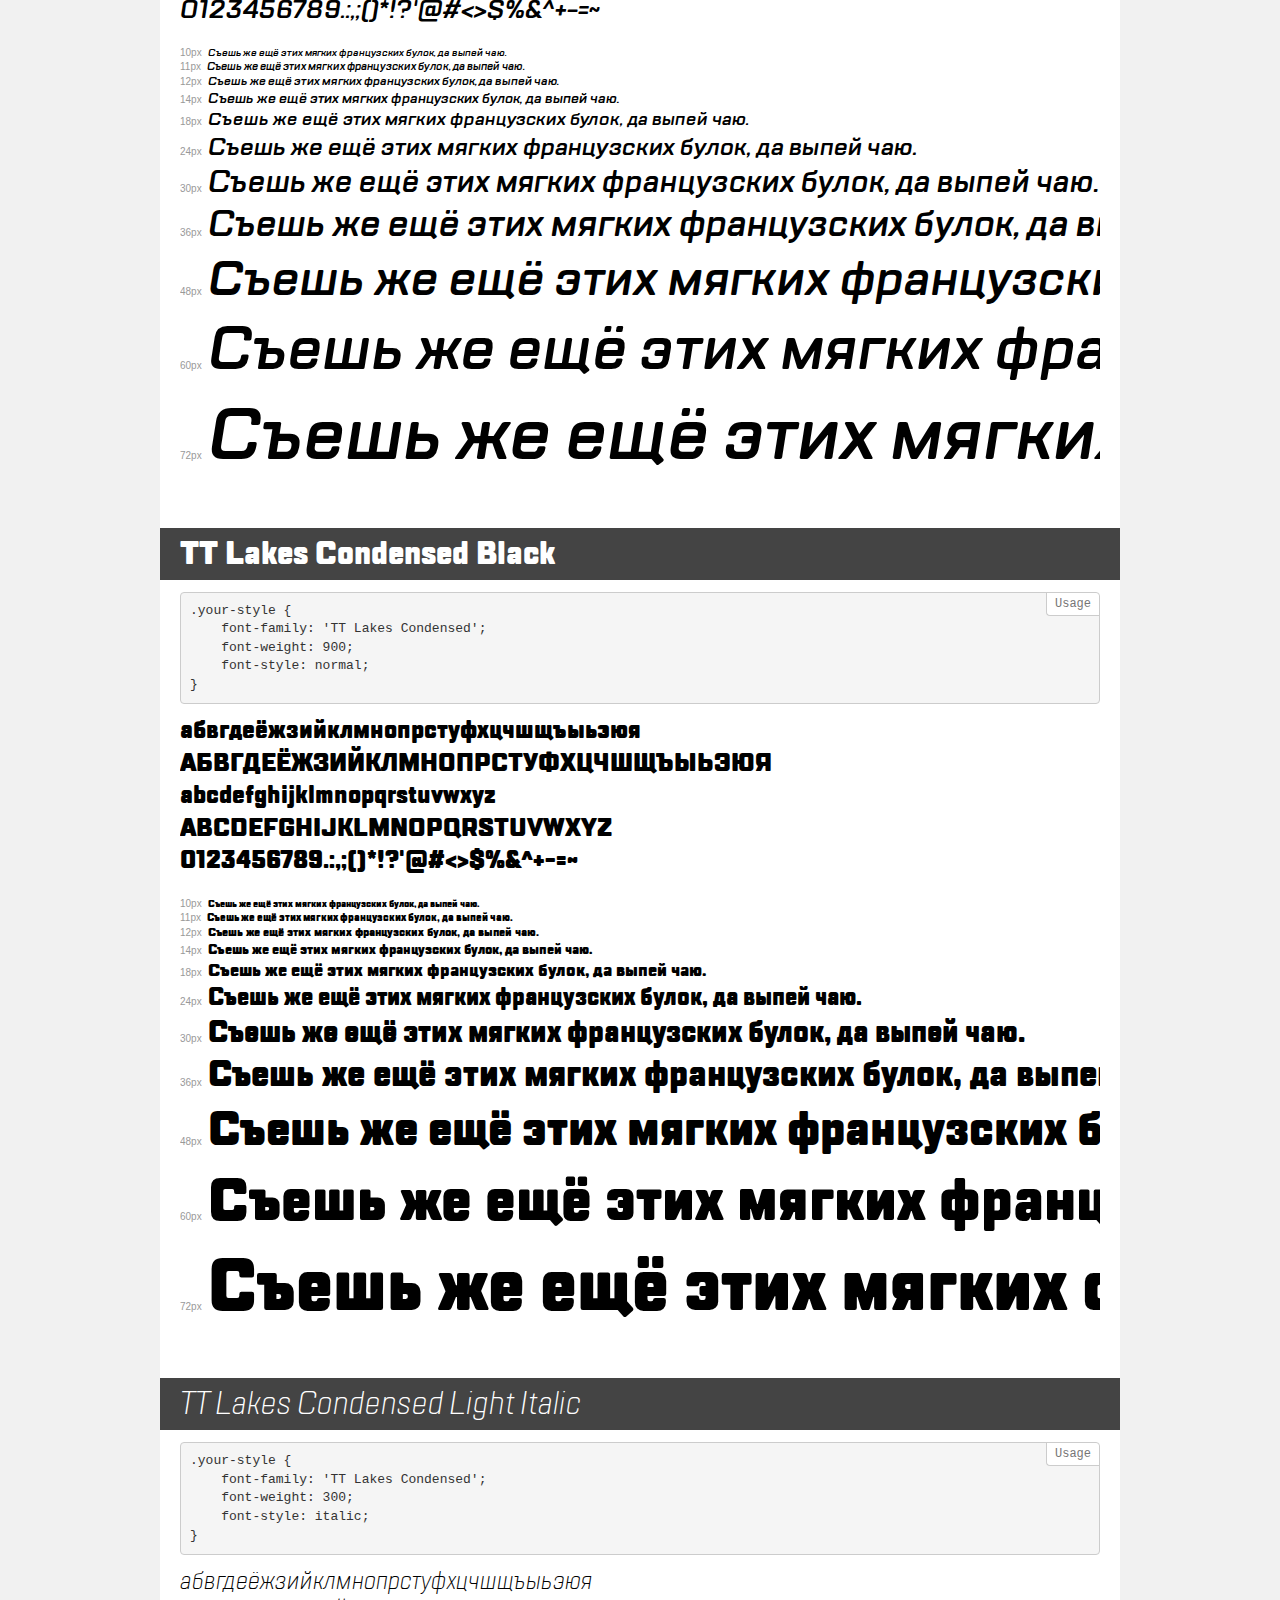
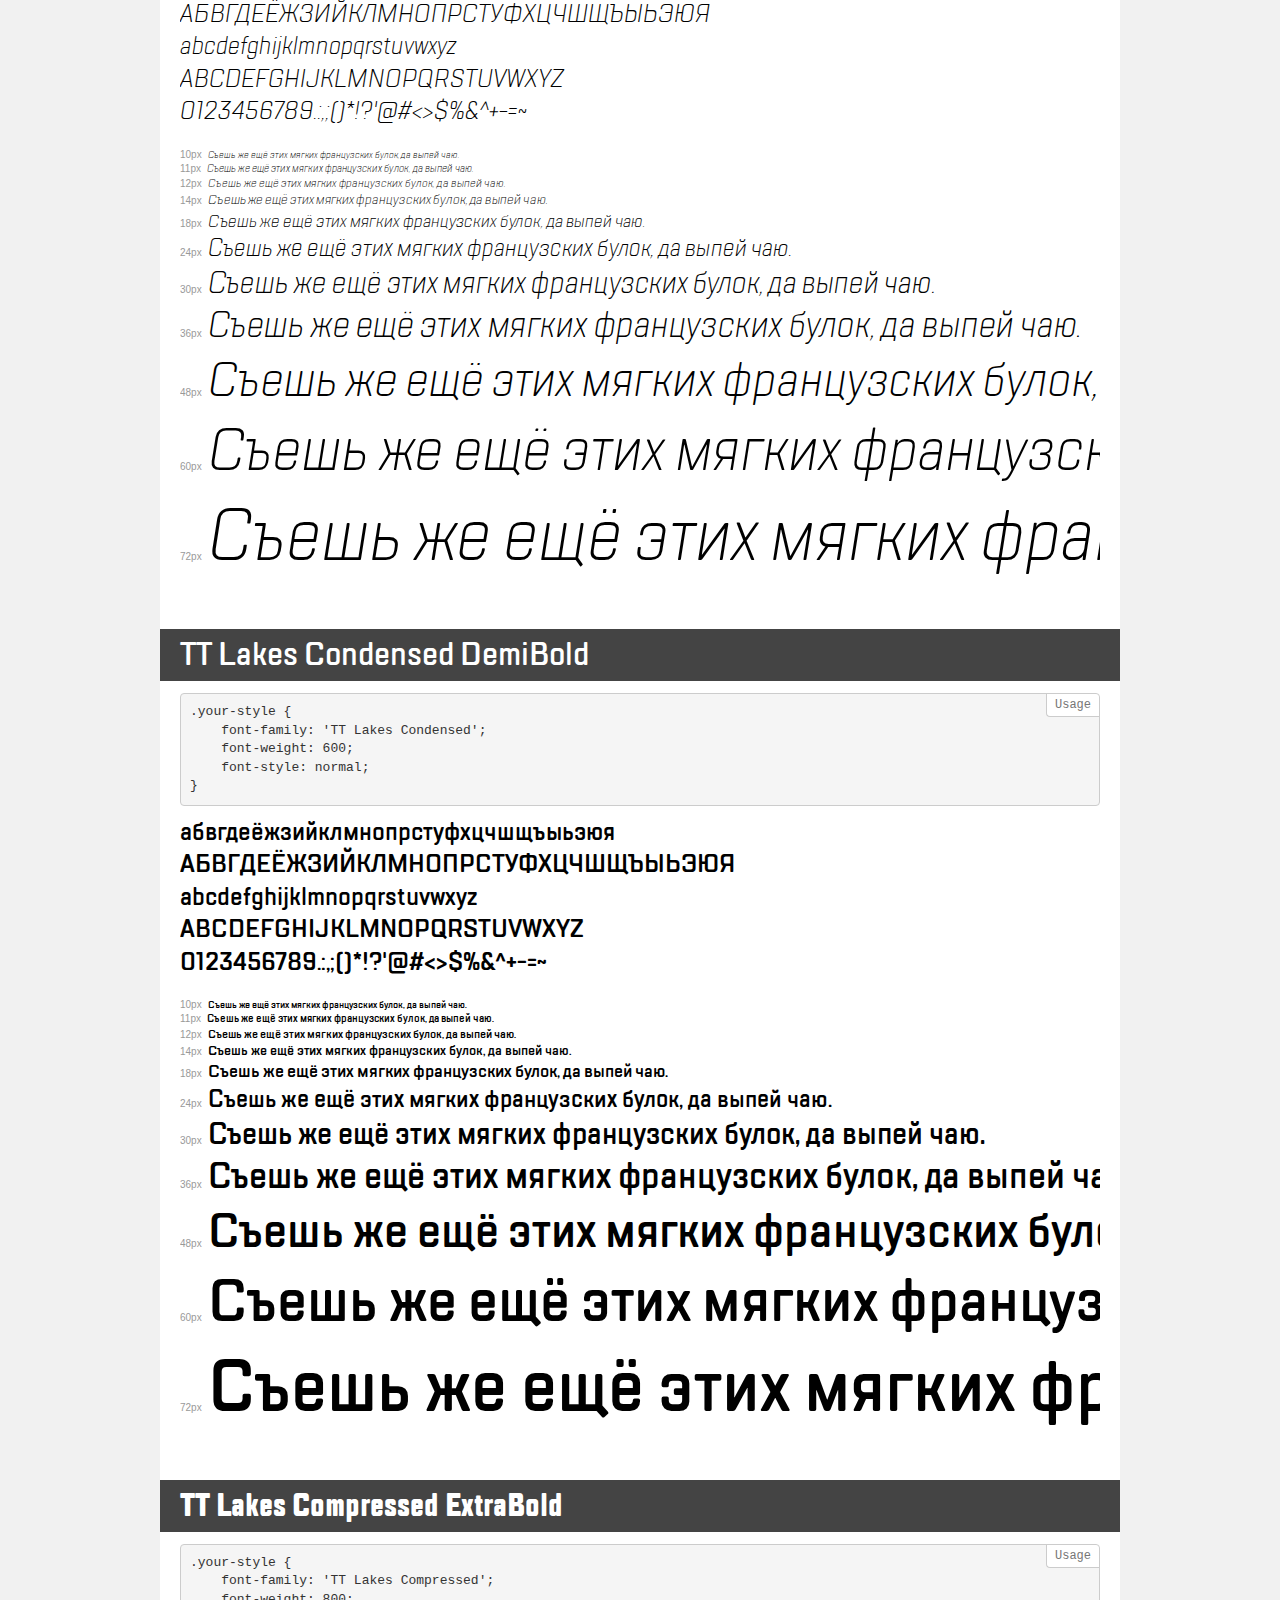
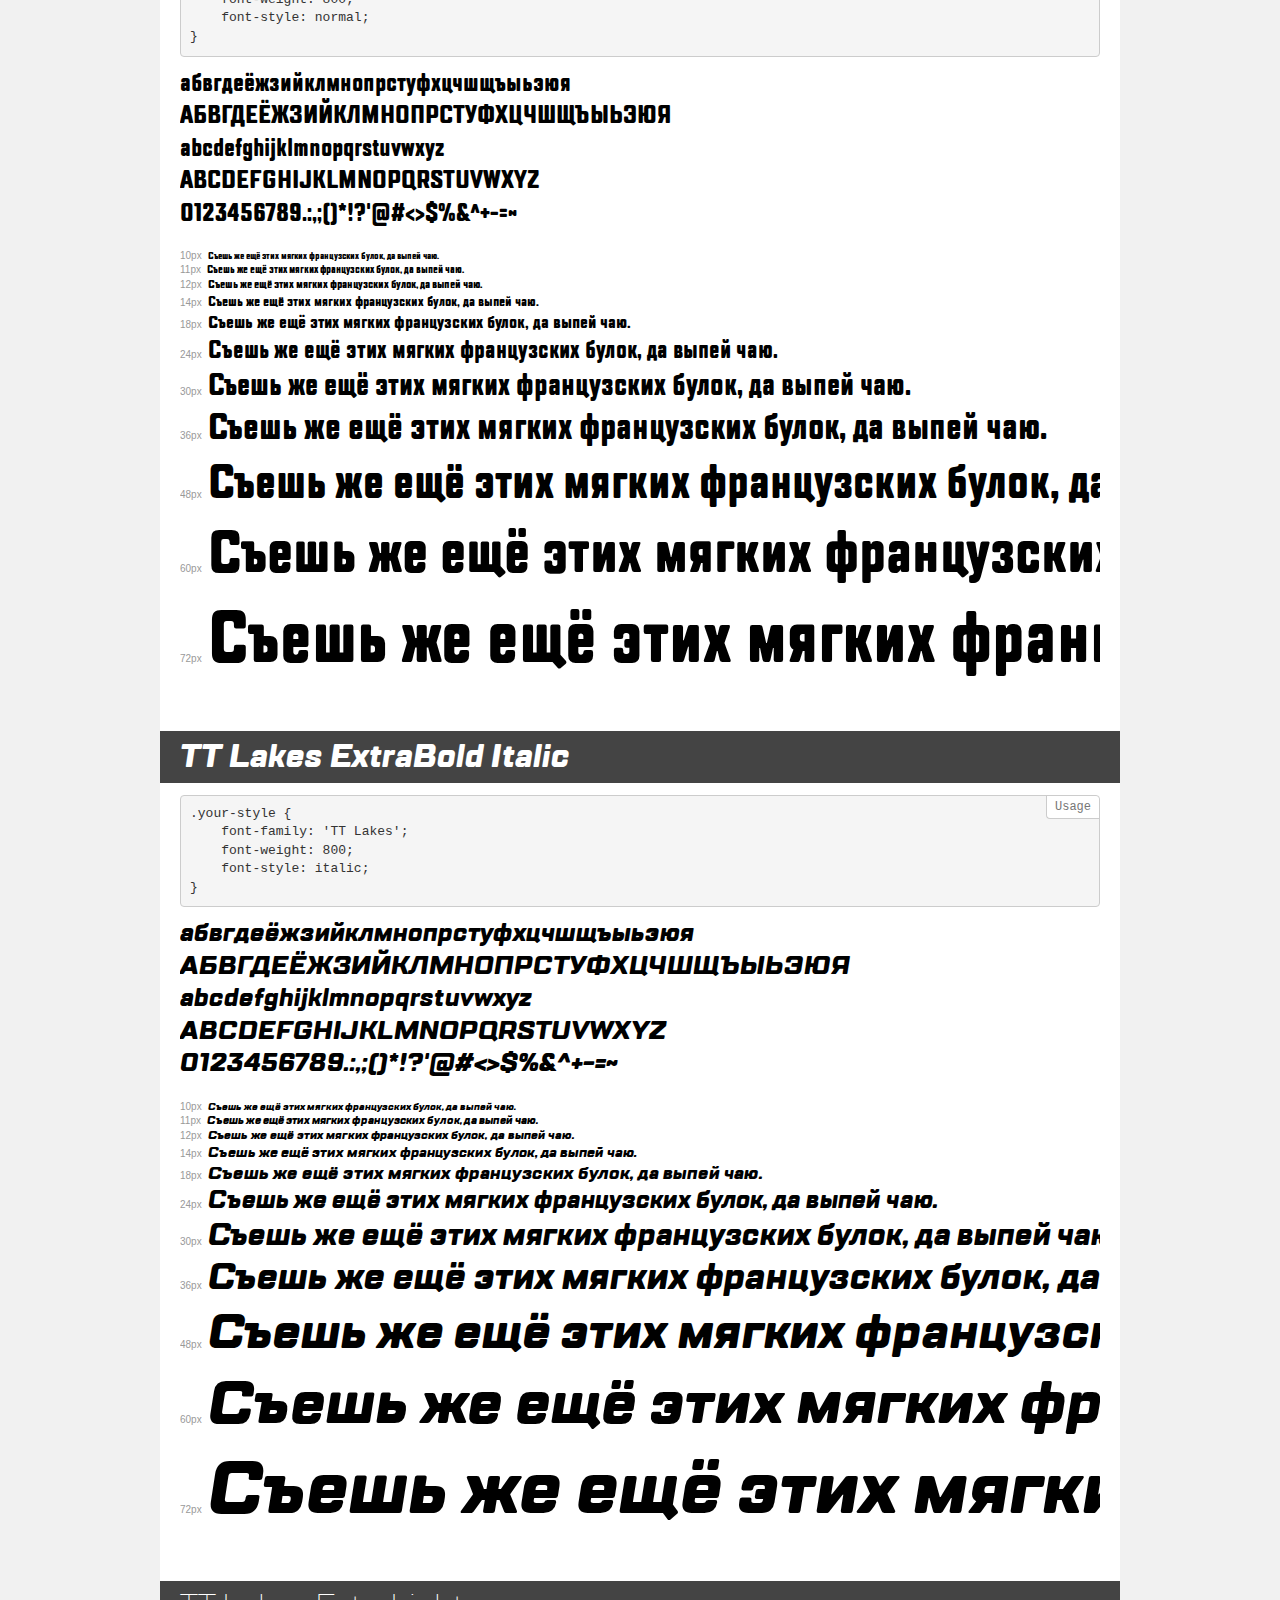
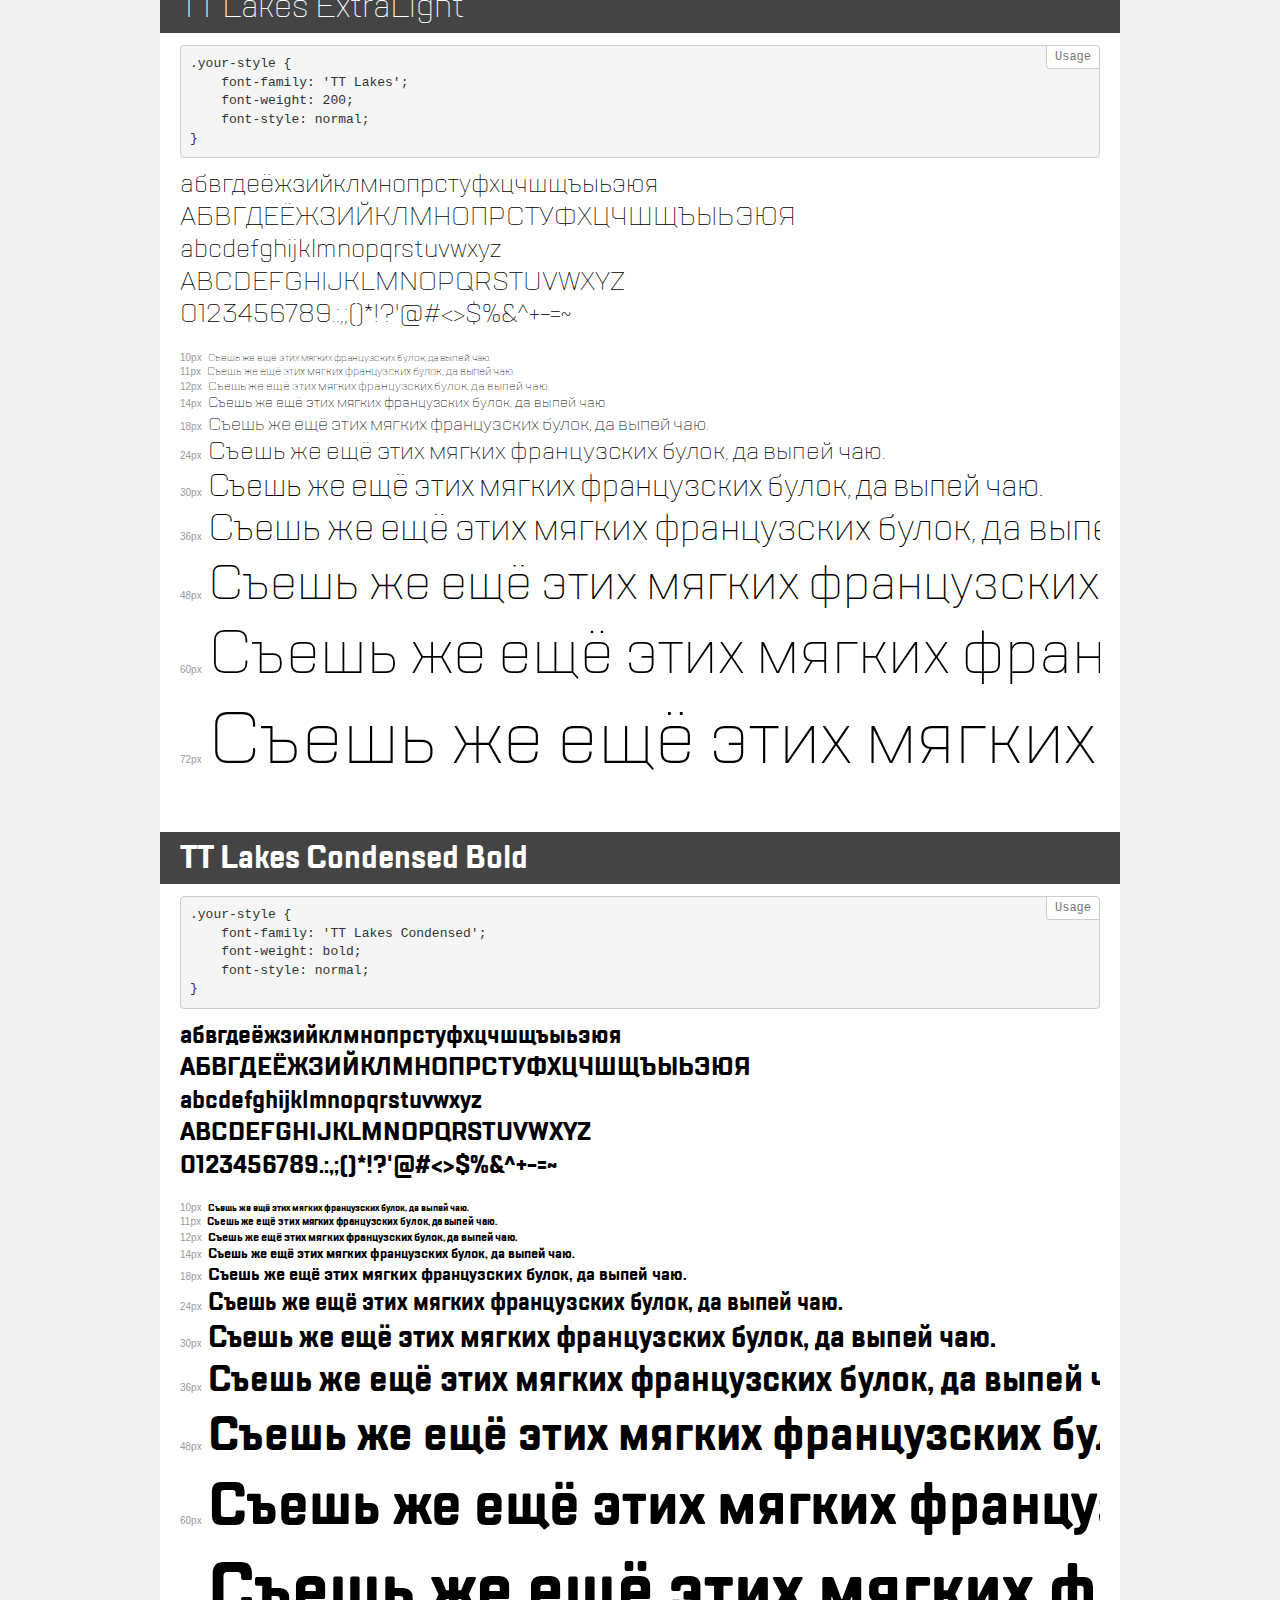
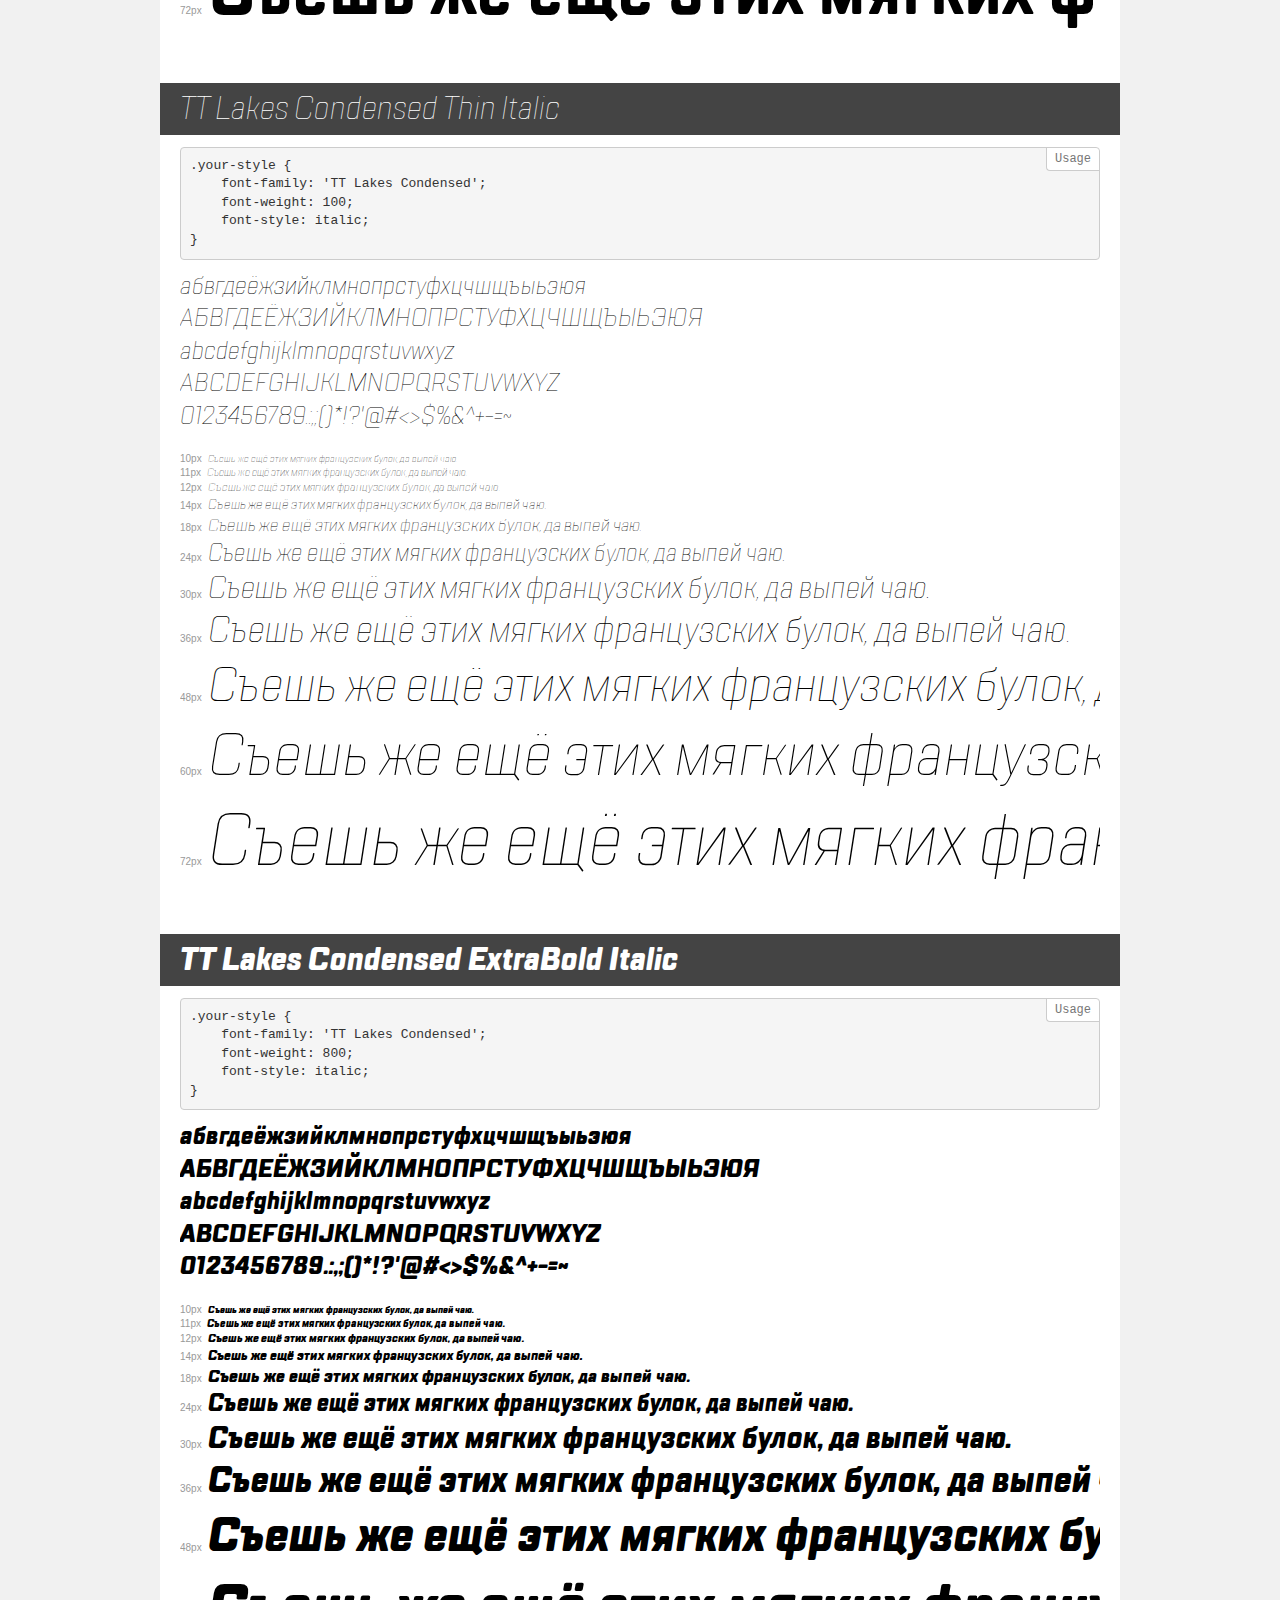
<file: fonts/TTLakes/demo.html>
<!DOCTYPE html>
<html>
<head>
    <meta charset="utf-8">
    <meta http-equiv="X-UA-Compatible" content="IE=edge">
    <meta name="viewport" content="width=device-width, initial-scale=1">
    <meta name="robots" content="noindex, noarchive">
    <meta name="format-detection" content="telephone=no">
    <title>Transfonter demo</title>
    <link href="stylesheet.css" rel="stylesheet">
    <style>
        /*
        http://meyerweb.com/eric/tools/css/reset/
        v2.0 | 20110126
        License: none (public domain)
        */
        html, body, div, span, applet, object, iframe,
        h1, h2, h3, h4, h5, h6, p, blockquote, pre,
        a, abbr, acronym, address, big, cite, code,
        del, dfn, em, img, ins, kbd, q, s, samp,
        small, strike, strong, sub, sup, tt, var,
        b, u, i, center,
        dl, dt, dd, ol, ul, li,
        fieldset, form, label, legend,
        table, caption, tbody, tfoot, thead, tr, th, td,
        article, aside, canvas, details, embed,
        figure, figcaption, footer, header, hgroup,
        menu, nav, output, ruby, section, summary,
        time, mark, audio, video {
            margin: 0;
            padding: 0;
            border: 0;
            font-size: 100%;
            font: inherit;
            vertical-align: baseline;
        }
        /* HTML5 display-role reset for older browsers */
        article, aside, details, figcaption, figure,
        footer, header, hgroup, menu, nav, section {
            display: block;
        }
        body {
            line-height: 1;
        }
        ol, ul {
            list-style: none;
        }
        blockquote, q {
            quotes: none;
        }
        blockquote:before, blockquote:after,
        q:before, q:after {
            content: '';
            content: none;
        }
        table {
            border-collapse: collapse;
            border-spacing: 0;
        }
        /* common styles */
        body {
            background: #f1f1f1;
            color: #000;
        }
        .page {
            background: #fff;
            width: 920px;
            margin: 0 auto;
            padding: 20px 20px 0 20px;
            overflow: hidden;
        }
        .font-container {
            overflow-x: auto;
            overflow-y: hidden;
            margin-bottom: 40px;
            line-height: 1.3;
            white-space: nowrap;
            padding-bottom: 5px;
        }
        h1 {
            position: relative;
            background: #444;
            font-size: 32px;
            color: #fff;
            padding: 10px 20px;
            margin: 0 -20px 12px -20px;
        }
        .letters {
            font-size: 25px;
            margin-bottom: 20px;
        }
        .s10:before {
            content: '10px';
        }
        .s11:before {
            content: '11px';
        }
        .s12:before {
            content: '12px';
        }
        .s14:before {
            content: '14px';
        }
        .s18:before {
            content: '18px';
        }
        .s24:before {
            content: '24px';
        }
        .s30:before {
            content: '30px';
        }
        .s36:before {
            content: '36px';
        }
        .s48:before {
            content: '48px';
        }
        .s60:before {
            content: '60px';
        }
        .s72:before {
            content: '72px';
        }
        .s10:before, .s11:before, .s12:before, .s14:before,
        .s18:before, .s24:before, .s30:before, .s36:before,
        .s48:before, .s60:before, .s72:before {
            font-family: Arial, sans-serif;
            font-size: 10px;
            font-weight: normal;
            font-style: normal;
            color: #999;
            padding-right: 6px;
        }
        pre {
            display: block;
            position: relative;
            padding: 9px;
            margin: 0 0 10px;
            font-family: Monaco, Menlo, Consolas, "Courier New", monospace !important;
            font-size: 13px;
            line-height: 1.428571429;
            color: #333;
            font-weight: normal !important;
            font-style: normal !important;
            background-color: #f5f5f5;
            border: 1px solid #ccc;
            overflow-x: auto;
            border-radius: 4px;
        }
        pre:after {
            display: block;
            position: absolute;
            right: 0;
            top: 0;
            content: 'Usage';
            line-height: 1;
            padding: 5px 8px;
            font-size: 12px;
            color: #767676;
            background-color: #fff;
            border: 1px solid #ccc;
            border-right: none;
            border-top: none;
            border-radius: 0 4px 0 4px;
            z-index: 10;
        }
        /* responsive */
        @media (max-width: 959px) {
            .page {
                width: auto;
                margin: 0;
            }
        }
    </style>
</head>
<body>
<div class="page">
    <div class="demo" style="font-family: 'TT Lakes'; font-weight: normal; font-style: italic;">
        <h1>TT Lakes Italic</h1>
        <pre>.your-style {
    font-family: 'TT Lakes';
    font-weight: normal;
    font-style: italic;
}</pre>
        <div class="font-container">
            <p class="letters">
                абвгдеёжзийклмнопрстуфхцчшщъыьэюя<br>
АБВГДЕЁЖЗИЙКЛМНОПРСТУФХЦЧШЩЪЫЬЭЮЯ<br>
abcdefghijklmnopqrstuvwxyz<br>
ABCDEFGHIJKLMNOPQRSTUVWXYZ<br>
                0123456789.:,;()*!?'@#<>$%&^+-=~
            </p>
            <p class="s10" style="font-size: 10px;">Съешь же ещё этих мягких французских булок, да выпей чаю.</p>
            <p class="s11" style="font-size: 11px;">Съешь же ещё этих мягких французских булок, да выпей чаю.</p>
            <p class="s12" style="font-size: 12px;">Съешь же ещё этих мягких французских булок, да выпей чаю.</p>
            <p class="s14" style="font-size: 14px;">Съешь же ещё этих мягких французских булок, да выпей чаю.</p>
            <p class="s18" style="font-size: 18px;">Съешь же ещё этих мягких французских булок, да выпей чаю.</p>
            <p class="s24" style="font-size: 24px;">Съешь же ещё этих мягких французских булок, да выпей чаю.</p>
            <p class="s30" style="font-size: 30px;">Съешь же ещё этих мягких французских булок, да выпей чаю.</p>
            <p class="s36" style="font-size: 36px;">Съешь же ещё этих мягких французских булок, да выпей чаю.</p>
            <p class="s48" style="font-size: 48px;">Съешь же ещё этих мягких французских булок, да выпей чаю.</p>
            <p class="s60" style="font-size: 60px;">Съешь же ещё этих мягких французских булок, да выпей чаю.</p>
            <p class="s72" style="font-size: 72px;">Съешь же ещё этих мягких французских булок, да выпей чаю.</p>
        </div>
    </div>
    <div class="demo" style="font-family: 'TT Lakes Condensed'; font-weight: 200; font-style: normal;">
        <h1>TT Lakes Condensed ExtraLight</h1>
        <pre>.your-style {
    font-family: 'TT Lakes Condensed';
    font-weight: 200;
    font-style: normal;
}</pre>
        <div class="font-container">
            <p class="letters">
                абвгдеёжзийклмнопрстуфхцчшщъыьэюя<br>
АБВГДЕЁЖЗИЙКЛМНОПРСТУФХЦЧШЩЪЫЬЭЮЯ<br>
abcdefghijklmnopqrstuvwxyz<br>
ABCDEFGHIJKLMNOPQRSTUVWXYZ<br>
                0123456789.:,;()*!?'@#<>$%&^+-=~
            </p>
            <p class="s10" style="font-size: 10px;">Съешь же ещё этих мягких французских булок, да выпей чаю.</p>
            <p class="s11" style="font-size: 11px;">Съешь же ещё этих мягких французских булок, да выпей чаю.</p>
            <p class="s12" style="font-size: 12px;">Съешь же ещё этих мягких французских булок, да выпей чаю.</p>
            <p class="s14" style="font-size: 14px;">Съешь же ещё этих мягких французских булок, да выпей чаю.</p>
            <p class="s18" style="font-size: 18px;">Съешь же ещё этих мягких французских булок, да выпей чаю.</p>
            <p class="s24" style="font-size: 24px;">Съешь же ещё этих мягких французских булок, да выпей чаю.</p>
            <p class="s30" style="font-size: 30px;">Съешь же ещё этих мягких французских булок, да выпей чаю.</p>
            <p class="s36" style="font-size: 36px;">Съешь же ещё этих мягких французских булок, да выпей чаю.</p>
            <p class="s48" style="font-size: 48px;">Съешь же ещё этих мягких французских булок, да выпей чаю.</p>
            <p class="s60" style="font-size: 60px;">Съешь же ещё этих мягких французских булок, да выпей чаю.</p>
            <p class="s72" style="font-size: 72px;">Съешь же ещё этих мягких французских булок, да выпей чаю.</p>
        </div>
    </div>
    <div class="demo" style="font-family: 'TT Lakes Compressed'; font-weight: normal; font-style: normal;">
        <h1>TT Lakes Compressed Regular</h1>
        <pre>.your-style {
    font-family: 'TT Lakes Compressed';
    font-weight: normal;
    font-style: normal;
}</pre>
        <div class="font-container">
            <p class="letters">
                абвгдеёжзийклмнопрстуфхцчшщъыьэюя<br>
АБВГДЕЁЖЗИЙКЛМНОПРСТУФХЦЧШЩЪЫЬЭЮЯ<br>
abcdefghijklmnopqrstuvwxyz<br>
ABCDEFGHIJKLMNOPQRSTUVWXYZ<br>
                0123456789.:,;()*!?'@#<>$%&^+-=~
            </p>
            <p class="s10" style="font-size: 10px;">Съешь же ещё этих мягких французских булок, да выпей чаю.</p>
            <p class="s11" style="font-size: 11px;">Съешь же ещё этих мягких французских булок, да выпей чаю.</p>
            <p class="s12" style="font-size: 12px;">Съешь же ещё этих мягких французских булок, да выпей чаю.</p>
            <p class="s14" style="font-size: 14px;">Съешь же ещё этих мягких французских булок, да выпей чаю.</p>
            <p class="s18" style="font-size: 18px;">Съешь же ещё этих мягких французских булок, да выпей чаю.</p>
            <p class="s24" style="font-size: 24px;">Съешь же ещё этих мягких французских булок, да выпей чаю.</p>
            <p class="s30" style="font-size: 30px;">Съешь же ещё этих мягких французских булок, да выпей чаю.</p>
            <p class="s36" style="font-size: 36px;">Съешь же ещё этих мягких французских булок, да выпей чаю.</p>
            <p class="s48" style="font-size: 48px;">Съешь же ещё этих мягких французских булок, да выпей чаю.</p>
            <p class="s60" style="font-size: 60px;">Съешь же ещё этих мягких французских булок, да выпей чаю.</p>
            <p class="s72" style="font-size: 72px;">Съешь же ещё этих мягких французских булок, да выпей чаю.</p>
        </div>
    </div>
    <div class="demo" style="font-family: 'TT Lakes Compressed'; font-weight: 100; font-style: italic;">
        <h1>TT Lakes Compressed Thin Italic</h1>
        <pre>.your-style {
    font-family: 'TT Lakes Compressed';
    font-weight: 100;
    font-style: italic;
}</pre>
        <div class="font-container">
            <p class="letters">
                абвгдеёжзийклмнопрстуфхцчшщъыьэюя<br>
АБВГДЕЁЖЗИЙКЛМНОПРСТУФХЦЧШЩЪЫЬЭЮЯ<br>
abcdefghijklmnopqrstuvwxyz<br>
ABCDEFGHIJKLMNOPQRSTUVWXYZ<br>
                0123456789.:,;()*!?'@#<>$%&^+-=~
            </p>
            <p class="s10" style="font-size: 10px;">Съешь же ещё этих мягких французских булок, да выпей чаю.</p>
            <p class="s11" style="font-size: 11px;">Съешь же ещё этих мягких французских булок, да выпей чаю.</p>
            <p class="s12" style="font-size: 12px;">Съешь же ещё этих мягких французских булок, да выпей чаю.</p>
            <p class="s14" style="font-size: 14px;">Съешь же ещё этих мягких французских булок, да выпей чаю.</p>
            <p class="s18" style="font-size: 18px;">Съешь же ещё этих мягких французских булок, да выпей чаю.</p>
            <p class="s24" style="font-size: 24px;">Съешь же ещё этих мягких французских булок, да выпей чаю.</p>
            <p class="s30" style="font-size: 30px;">Съешь же ещё этих мягких французских булок, да выпей чаю.</p>
            <p class="s36" style="font-size: 36px;">Съешь же ещё этих мягких французских булок, да выпей чаю.</p>
            <p class="s48" style="font-size: 48px;">Съешь же ещё этих мягких французских булок, да выпей чаю.</p>
            <p class="s60" style="font-size: 60px;">Съешь же ещё этих мягких французских булок, да выпей чаю.</p>
            <p class="s72" style="font-size: 72px;">Съешь же ещё этих мягких французских булок, да выпей чаю.</p>
        </div>
    </div>
    <div class="demo" style="font-family: 'TT Lakes Condensed'; font-weight: 500; font-style: normal;">
        <h1>TT Lakes Condensed Medium</h1>
        <pre>.your-style {
    font-family: 'TT Lakes Condensed';
    font-weight: 500;
    font-style: normal;
}</pre>
        <div class="font-container">
            <p class="letters">
                абвгдеёжзийклмнопрстуфхцчшщъыьэюя<br>
АБВГДЕЁЖЗИЙКЛМНОПРСТУФХЦЧШЩЪЫЬЭЮЯ<br>
abcdefghijklmnopqrstuvwxyz<br>
ABCDEFGHIJKLMNOPQRSTUVWXYZ<br>
                0123456789.:,;()*!?'@#<>$%&^+-=~
            </p>
            <p class="s10" style="font-size: 10px;">Съешь же ещё этих мягких французских булок, да выпей чаю.</p>
            <p class="s11" style="font-size: 11px;">Съешь же ещё этих мягких французских булок, да выпей чаю.</p>
            <p class="s12" style="font-size: 12px;">Съешь же ещё этих мягких французских булок, да выпей чаю.</p>
            <p class="s14" style="font-size: 14px;">Съешь же ещё этих мягких французских булок, да выпей чаю.</p>
            <p class="s18" style="font-size: 18px;">Съешь же ещё этих мягких французских булок, да выпей чаю.</p>
            <p class="s24" style="font-size: 24px;">Съешь же ещё этих мягких французских булок, да выпей чаю.</p>
            <p class="s30" style="font-size: 30px;">Съешь же ещё этих мягких французских булок, да выпей чаю.</p>
            <p class="s36" style="font-size: 36px;">Съешь же ещё этих мягких французских булок, да выпей чаю.</p>
            <p class="s48" style="font-size: 48px;">Съешь же ещё этих мягких французских булок, да выпей чаю.</p>
            <p class="s60" style="font-size: 60px;">Съешь же ещё этих мягких французских булок, да выпей чаю.</p>
            <p class="s72" style="font-size: 72px;">Съешь же ещё этих мягких французских булок, да выпей чаю.</p>
        </div>
    </div>
    <div class="demo" style="font-family: 'TT Lakes Compressed'; font-weight: 800; font-style: italic;">
        <h1>TT Lakes Compressed ExtraBold Italic</h1>
        <pre>.your-style {
    font-family: 'TT Lakes Compressed';
    font-weight: 800;
    font-style: italic;
}</pre>
        <div class="font-container">
            <p class="letters">
                абвгдеёжзийклмнопрстуфхцчшщъыьэюя<br>
АБВГДЕЁЖЗИЙКЛМНОПРСТУФХЦЧШЩЪЫЬЭЮЯ<br>
abcdefghijklmnopqrstuvwxyz<br>
ABCDEFGHIJKLMNOPQRSTUVWXYZ<br>
                0123456789.:,;()*!?'@#<>$%&^+-=~
            </p>
            <p class="s10" style="font-size: 10px;">Съешь же ещё этих мягких французских булок, да выпей чаю.</p>
            <p class="s11" style="font-size: 11px;">Съешь же ещё этих мягких французских булок, да выпей чаю.</p>
            <p class="s12" style="font-size: 12px;">Съешь же ещё этих мягких французских булок, да выпей чаю.</p>
            <p class="s14" style="font-size: 14px;">Съешь же ещё этих мягких французских булок, да выпей чаю.</p>
            <p class="s18" style="font-size: 18px;">Съешь же ещё этих мягких французских булок, да выпей чаю.</p>
            <p class="s24" style="font-size: 24px;">Съешь же ещё этих мягких французских булок, да выпей чаю.</p>
            <p class="s30" style="font-size: 30px;">Съешь же ещё этих мягких французских булок, да выпей чаю.</p>
            <p class="s36" style="font-size: 36px;">Съешь же ещё этих мягких французских булок, да выпей чаю.</p>
            <p class="s48" style="font-size: 48px;">Съешь же ещё этих мягких французских булок, да выпей чаю.</p>
            <p class="s60" style="font-size: 60px;">Съешь же ещё этих мягких французских булок, да выпей чаю.</p>
            <p class="s72" style="font-size: 72px;">Съешь же ещё этих мягких французских булок, да выпей чаю.</p>
        </div>
    </div>
    <div class="demo" style="font-family: 'TT Lakes'; font-weight: 200; font-style: italic;">
        <h1>TT Lakes ExtraLight Italic</h1>
        <pre>.your-style {
    font-family: 'TT Lakes';
    font-weight: 200;
    font-style: italic;
}</pre>
        <div class="font-container">
            <p class="letters">
                абвгдеёжзийклмнопрстуфхцчшщъыьэюя<br>
АБВГДЕЁЖЗИЙКЛМНОПРСТУФХЦЧШЩЪЫЬЭЮЯ<br>
abcdefghijklmnopqrstuvwxyz<br>
ABCDEFGHIJKLMNOPQRSTUVWXYZ<br>
                0123456789.:,;()*!?'@#<>$%&^+-=~
            </p>
            <p class="s10" style="font-size: 10px;">Съешь же ещё этих мягких французских булок, да выпей чаю.</p>
            <p class="s11" style="font-size: 11px;">Съешь же ещё этих мягких французских булок, да выпей чаю.</p>
            <p class="s12" style="font-size: 12px;">Съешь же ещё этих мягких французских булок, да выпей чаю.</p>
            <p class="s14" style="font-size: 14px;">Съешь же ещё этих мягких французских булок, да выпей чаю.</p>
            <p class="s18" style="font-size: 18px;">Съешь же ещё этих мягких французских булок, да выпей чаю.</p>
            <p class="s24" style="font-size: 24px;">Съешь же ещё этих мягких французских булок, да выпей чаю.</p>
            <p class="s30" style="font-size: 30px;">Съешь же ещё этих мягких французских булок, да выпей чаю.</p>
            <p class="s36" style="font-size: 36px;">Съешь же ещё этих мягких французских булок, да выпей чаю.</p>
            <p class="s48" style="font-size: 48px;">Съешь же ещё этих мягких французских булок, да выпей чаю.</p>
            <p class="s60" style="font-size: 60px;">Съешь же ещё этих мягких французских булок, да выпей чаю.</p>
            <p class="s72" style="font-size: 72px;">Съешь же ещё этих мягких французских булок, да выпей чаю.</p>
        </div>
    </div>
    <div class="demo" style="font-family: 'TT Lakes'; font-weight: 300; font-style: italic;">
        <h1>TT Lakes Light Italic</h1>
        <pre>.your-style {
    font-family: 'TT Lakes';
    font-weight: 300;
    font-style: italic;
}</pre>
        <div class="font-container">
            <p class="letters">
                абвгдеёжзийклмнопрстуфхцчшщъыьэюя<br>
АБВГДЕЁЖЗИЙКЛМНОПРСТУФХЦЧШЩЪЫЬЭЮЯ<br>
abcdefghijklmnopqrstuvwxyz<br>
ABCDEFGHIJKLMNOPQRSTUVWXYZ<br>
                0123456789.:,;()*!?'@#<>$%&^+-=~
            </p>
            <p class="s10" style="font-size: 10px;">Съешь же ещё этих мягких французских булок, да выпей чаю.</p>
            <p class="s11" style="font-size: 11px;">Съешь же ещё этих мягких французских булок, да выпей чаю.</p>
            <p class="s12" style="font-size: 12px;">Съешь же ещё этих мягких французских булок, да выпей чаю.</p>
            <p class="s14" style="font-size: 14px;">Съешь же ещё этих мягких французских булок, да выпей чаю.</p>
            <p class="s18" style="font-size: 18px;">Съешь же ещё этих мягких французских булок, да выпей чаю.</p>
            <p class="s24" style="font-size: 24px;">Съешь же ещё этих мягких французских булок, да выпей чаю.</p>
            <p class="s30" style="font-size: 30px;">Съешь же ещё этих мягких французских булок, да выпей чаю.</p>
            <p class="s36" style="font-size: 36px;">Съешь же ещё этих мягких французских булок, да выпей чаю.</p>
            <p class="s48" style="font-size: 48px;">Съешь же ещё этих мягких французских булок, да выпей чаю.</p>
            <p class="s60" style="font-size: 60px;">Съешь же ещё этих мягких французских булок, да выпей чаю.</p>
            <p class="s72" style="font-size: 72px;">Съешь же ещё этих мягких французских булок, да выпей чаю.</p>
        </div>
    </div>
    <div class="demo" style="font-family: 'TT Lakes'; font-weight: 100; font-style: normal;">
        <h1>TT Lakes Thin</h1>
        <pre>.your-style {
    font-family: 'TT Lakes';
    font-weight: 100;
    font-style: normal;
}</pre>
        <div class="font-container">
            <p class="letters">
                абвгдеёжзийклмнопрстуфхцчшщъыьэюя<br>
АБВГДЕЁЖЗИЙКЛМНОПРСТУФХЦЧШЩЪЫЬЭЮЯ<br>
abcdefghijklmnopqrstuvwxyz<br>
ABCDEFGHIJKLMNOPQRSTUVWXYZ<br>
                0123456789.:,;()*!?'@#<>$%&^+-=~
            </p>
            <p class="s10" style="font-size: 10px;">Съешь же ещё этих мягких французских булок, да выпей чаю.</p>
            <p class="s11" style="font-size: 11px;">Съешь же ещё этих мягких французских булок, да выпей чаю.</p>
            <p class="s12" style="font-size: 12px;">Съешь же ещё этих мягких французских булок, да выпей чаю.</p>
            <p class="s14" style="font-size: 14px;">Съешь же ещё этих мягких французских булок, да выпей чаю.</p>
            <p class="s18" style="font-size: 18px;">Съешь же ещё этих мягких французских булок, да выпей чаю.</p>
            <p class="s24" style="font-size: 24px;">Съешь же ещё этих мягких французских булок, да выпей чаю.</p>
            <p class="s30" style="font-size: 30px;">Съешь же ещё этих мягких французских булок, да выпей чаю.</p>
            <p class="s36" style="font-size: 36px;">Съешь же ещё этих мягких французских булок, да выпей чаю.</p>
            <p class="s48" style="font-size: 48px;">Съешь же ещё этих мягких французских булок, да выпей чаю.</p>
            <p class="s60" style="font-size: 60px;">Съешь же ещё этих мягких французских булок, да выпей чаю.</p>
            <p class="s72" style="font-size: 72px;">Съешь же ещё этих мягких французских булок, да выпей чаю.</p>
        </div>
    </div>
    <div class="demo" style="font-family: 'TT Lakes'; font-weight: 600; font-style: italic;">
        <h1>TT Lakes DemiBold Italic</h1>
        <pre>.your-style {
    font-family: 'TT Lakes';
    font-weight: 600;
    font-style: italic;
}</pre>
        <div class="font-container">
            <p class="letters">
                абвгдеёжзийклмнопрстуфхцчшщъыьэюя<br>
АБВГДЕЁЖЗИЙКЛМНОПРСТУФХЦЧШЩЪЫЬЭЮЯ<br>
abcdefghijklmnopqrstuvwxyz<br>
ABCDEFGHIJKLMNOPQRSTUVWXYZ<br>
                0123456789.:,;()*!?'@#<>$%&^+-=~
            </p>
            <p class="s10" style="font-size: 10px;">Съешь же ещё этих мягких французских булок, да выпей чаю.</p>
            <p class="s11" style="font-size: 11px;">Съешь же ещё этих мягких французских булок, да выпей чаю.</p>
            <p class="s12" style="font-size: 12px;">Съешь же ещё этих мягких французских булок, да выпей чаю.</p>
            <p class="s14" style="font-size: 14px;">Съешь же ещё этих мягких французских булок, да выпей чаю.</p>
            <p class="s18" style="font-size: 18px;">Съешь же ещё этих мягких французских булок, да выпей чаю.</p>
            <p class="s24" style="font-size: 24px;">Съешь же ещё этих мягких французских булок, да выпей чаю.</p>
            <p class="s30" style="font-size: 30px;">Съешь же ещё этих мягких французских булок, да выпей чаю.</p>
            <p class="s36" style="font-size: 36px;">Съешь же ещё этих мягких французских булок, да выпей чаю.</p>
            <p class="s48" style="font-size: 48px;">Съешь же ещё этих мягких французских булок, да выпей чаю.</p>
            <p class="s60" style="font-size: 60px;">Съешь же ещё этих мягких французских булок, да выпей чаю.</p>
            <p class="s72" style="font-size: 72px;">Съешь же ещё этих мягких французских булок, да выпей чаю.</p>
        </div>
    </div>
    <div class="demo" style="font-family: 'TT Lakes Condensed'; font-weight: 900; font-style: normal;">
        <h1>TT Lakes Condensed Black</h1>
        <pre>.your-style {
    font-family: 'TT Lakes Condensed';
    font-weight: 900;
    font-style: normal;
}</pre>
        <div class="font-container">
            <p class="letters">
                абвгдеёжзийклмнопрстуфхцчшщъыьэюя<br>
АБВГДЕЁЖЗИЙКЛМНОПРСТУФХЦЧШЩЪЫЬЭЮЯ<br>
abcdefghijklmnopqrstuvwxyz<br>
ABCDEFGHIJKLMNOPQRSTUVWXYZ<br>
                0123456789.:,;()*!?'@#<>$%&^+-=~
            </p>
            <p class="s10" style="font-size: 10px;">Съешь же ещё этих мягких французских булок, да выпей чаю.</p>
            <p class="s11" style="font-size: 11px;">Съешь же ещё этих мягких французских булок, да выпей чаю.</p>
            <p class="s12" style="font-size: 12px;">Съешь же ещё этих мягких французских булок, да выпей чаю.</p>
            <p class="s14" style="font-size: 14px;">Съешь же ещё этих мягких французских булок, да выпей чаю.</p>
            <p class="s18" style="font-size: 18px;">Съешь же ещё этих мягких французских булок, да выпей чаю.</p>
            <p class="s24" style="font-size: 24px;">Съешь же ещё этих мягких французских булок, да выпей чаю.</p>
            <p class="s30" style="font-size: 30px;">Съешь же ещё этих мягких французских булок, да выпей чаю.</p>
            <p class="s36" style="font-size: 36px;">Съешь же ещё этих мягких французских булок, да выпей чаю.</p>
            <p class="s48" style="font-size: 48px;">Съешь же ещё этих мягких французских булок, да выпей чаю.</p>
            <p class="s60" style="font-size: 60px;">Съешь же ещё этих мягких французских булок, да выпей чаю.</p>
            <p class="s72" style="font-size: 72px;">Съешь же ещё этих мягких французских булок, да выпей чаю.</p>
        </div>
    </div>
    <div class="demo" style="font-family: 'TT Lakes Condensed'; font-weight: 300; font-style: italic;">
        <h1>TT Lakes Condensed Light Italic</h1>
        <pre>.your-style {
    font-family: 'TT Lakes Condensed';
    font-weight: 300;
    font-style: italic;
}</pre>
        <div class="font-container">
            <p class="letters">
                абвгдеёжзийклмнопрстуфхцчшщъыьэюя<br>
АБВГДЕЁЖЗИЙКЛМНОПРСТУФХЦЧШЩЪЫЬЭЮЯ<br>
abcdefghijklmnopqrstuvwxyz<br>
ABCDEFGHIJKLMNOPQRSTUVWXYZ<br>
                0123456789.:,;()*!?'@#<>$%&^+-=~
            </p>
            <p class="s10" style="font-size: 10px;">Съешь же ещё этих мягких французских булок, да выпей чаю.</p>
            <p class="s11" style="font-size: 11px;">Съешь же ещё этих мягких французских булок, да выпей чаю.</p>
            <p class="s12" style="font-size: 12px;">Съешь же ещё этих мягких французских булок, да выпей чаю.</p>
            <p class="s14" style="font-size: 14px;">Съешь же ещё этих мягких французских булок, да выпей чаю.</p>
            <p class="s18" style="font-size: 18px;">Съешь же ещё этих мягких французских булок, да выпей чаю.</p>
            <p class="s24" style="font-size: 24px;">Съешь же ещё этих мягких французских булок, да выпей чаю.</p>
            <p class="s30" style="font-size: 30px;">Съешь же ещё этих мягких французских булок, да выпей чаю.</p>
            <p class="s36" style="font-size: 36px;">Съешь же ещё этих мягких французских булок, да выпей чаю.</p>
            <p class="s48" style="font-size: 48px;">Съешь же ещё этих мягких французских булок, да выпей чаю.</p>
            <p class="s60" style="font-size: 60px;">Съешь же ещё этих мягких французских булок, да выпей чаю.</p>
            <p class="s72" style="font-size: 72px;">Съешь же ещё этих мягких французских булок, да выпей чаю.</p>
        </div>
    </div>
    <div class="demo" style="font-family: 'TT Lakes Condensed'; font-weight: 600; font-style: normal;">
        <h1>TT Lakes Condensed DemiBold</h1>
        <pre>.your-style {
    font-family: 'TT Lakes Condensed';
    font-weight: 600;
    font-style: normal;
}</pre>
        <div class="font-container">
            <p class="letters">
                абвгдеёжзийклмнопрстуфхцчшщъыьэюя<br>
АБВГДЕЁЖЗИЙКЛМНОПРСТУФХЦЧШЩЪЫЬЭЮЯ<br>
abcdefghijklmnopqrstuvwxyz<br>
ABCDEFGHIJKLMNOPQRSTUVWXYZ<br>
                0123456789.:,;()*!?'@#<>$%&^+-=~
            </p>
            <p class="s10" style="font-size: 10px;">Съешь же ещё этих мягких французских булок, да выпей чаю.</p>
            <p class="s11" style="font-size: 11px;">Съешь же ещё этих мягких французских булок, да выпей чаю.</p>
            <p class="s12" style="font-size: 12px;">Съешь же ещё этих мягких французских булок, да выпей чаю.</p>
            <p class="s14" style="font-size: 14px;">Съешь же ещё этих мягких французских булок, да выпей чаю.</p>
            <p class="s18" style="font-size: 18px;">Съешь же ещё этих мягких французских булок, да выпей чаю.</p>
            <p class="s24" style="font-size: 24px;">Съешь же ещё этих мягких французских булок, да выпей чаю.</p>
            <p class="s30" style="font-size: 30px;">Съешь же ещё этих мягких французских булок, да выпей чаю.</p>
            <p class="s36" style="font-size: 36px;">Съешь же ещё этих мягких французских булок, да выпей чаю.</p>
            <p class="s48" style="font-size: 48px;">Съешь же ещё этих мягких французских булок, да выпей чаю.</p>
            <p class="s60" style="font-size: 60px;">Съешь же ещё этих мягких французских булок, да выпей чаю.</p>
            <p class="s72" style="font-size: 72px;">Съешь же ещё этих мягких французских булок, да выпей чаю.</p>
        </div>
    </div>
    <div class="demo" style="font-family: 'TT Lakes Compressed'; font-weight: 800; font-style: normal;">
        <h1>TT Lakes Compressed ExtraBold</h1>
        <pre>.your-style {
    font-family: 'TT Lakes Compressed';
    font-weight: 800;
    font-style: normal;
}</pre>
        <div class="font-container">
            <p class="letters">
                абвгдеёжзийклмнопрстуфхцчшщъыьэюя<br>
АБВГДЕЁЖЗИЙКЛМНОПРСТУФХЦЧШЩЪЫЬЭЮЯ<br>
abcdefghijklmnopqrstuvwxyz<br>
ABCDEFGHIJKLMNOPQRSTUVWXYZ<br>
                0123456789.:,;()*!?'@#<>$%&^+-=~
            </p>
            <p class="s10" style="font-size: 10px;">Съешь же ещё этих мягких французских булок, да выпей чаю.</p>
            <p class="s11" style="font-size: 11px;">Съешь же ещё этих мягких французских булок, да выпей чаю.</p>
            <p class="s12" style="font-size: 12px;">Съешь же ещё этих мягких французских булок, да выпей чаю.</p>
            <p class="s14" style="font-size: 14px;">Съешь же ещё этих мягких французских булок, да выпей чаю.</p>
            <p class="s18" style="font-size: 18px;">Съешь же ещё этих мягких французских булок, да выпей чаю.</p>
            <p class="s24" style="font-size: 24px;">Съешь же ещё этих мягких французских булок, да выпей чаю.</p>
            <p class="s30" style="font-size: 30px;">Съешь же ещё этих мягких французских булок, да выпей чаю.</p>
            <p class="s36" style="font-size: 36px;">Съешь же ещё этих мягких французских булок, да выпей чаю.</p>
            <p class="s48" style="font-size: 48px;">Съешь же ещё этих мягких французских булок, да выпей чаю.</p>
            <p class="s60" style="font-size: 60px;">Съешь же ещё этих мягких французских булок, да выпей чаю.</p>
            <p class="s72" style="font-size: 72px;">Съешь же ещё этих мягких французских булок, да выпей чаю.</p>
        </div>
    </div>
    <div class="demo" style="font-family: 'TT Lakes'; font-weight: 800; font-style: italic;">
        <h1>TT Lakes ExtraBold Italic</h1>
        <pre>.your-style {
    font-family: 'TT Lakes';
    font-weight: 800;
    font-style: italic;
}</pre>
        <div class="font-container">
            <p class="letters">
                абвгдеёжзийклмнопрстуфхцчшщъыьэюя<br>
АБВГДЕЁЖЗИЙКЛМНОПРСТУФХЦЧШЩЪЫЬЭЮЯ<br>
abcdefghijklmnopqrstuvwxyz<br>
ABCDEFGHIJKLMNOPQRSTUVWXYZ<br>
                0123456789.:,;()*!?'@#<>$%&^+-=~
            </p>
            <p class="s10" style="font-size: 10px;">Съешь же ещё этих мягких французских булок, да выпей чаю.</p>
            <p class="s11" style="font-size: 11px;">Съешь же ещё этих мягких французских булок, да выпей чаю.</p>
            <p class="s12" style="font-size: 12px;">Съешь же ещё этих мягких французских булок, да выпей чаю.</p>
            <p class="s14" style="font-size: 14px;">Съешь же ещё этих мягких французских булок, да выпей чаю.</p>
            <p class="s18" style="font-size: 18px;">Съешь же ещё этих мягких французских булок, да выпей чаю.</p>
            <p class="s24" style="font-size: 24px;">Съешь же ещё этих мягких французских булок, да выпей чаю.</p>
            <p class="s30" style="font-size: 30px;">Съешь же ещё этих мягких французских булок, да выпей чаю.</p>
            <p class="s36" style="font-size: 36px;">Съешь же ещё этих мягких французских булок, да выпей чаю.</p>
            <p class="s48" style="font-size: 48px;">Съешь же ещё этих мягких французских булок, да выпей чаю.</p>
            <p class="s60" style="font-size: 60px;">Съешь же ещё этих мягких французских булок, да выпей чаю.</p>
            <p class="s72" style="font-size: 72px;">Съешь же ещё этих мягких французских булок, да выпей чаю.</p>
        </div>
    </div>
    <div class="demo" style="font-family: 'TT Lakes'; font-weight: 200; font-style: normal;">
        <h1>TT Lakes ExtraLight</h1>
        <pre>.your-style {
    font-family: 'TT Lakes';
    font-weight: 200;
    font-style: normal;
}</pre>
        <div class="font-container">
            <p class="letters">
                абвгдеёжзийклмнопрстуфхцчшщъыьэюя<br>
АБВГДЕЁЖЗИЙКЛМНОПРСТУФХЦЧШЩЪЫЬЭЮЯ<br>
abcdefghijklmnopqrstuvwxyz<br>
ABCDEFGHIJKLMNOPQRSTUVWXYZ<br>
                0123456789.:,;()*!?'@#<>$%&^+-=~
            </p>
            <p class="s10" style="font-size: 10px;">Съешь же ещё этих мягких французских булок, да выпей чаю.</p>
            <p class="s11" style="font-size: 11px;">Съешь же ещё этих мягких французских булок, да выпей чаю.</p>
            <p class="s12" style="font-size: 12px;">Съешь же ещё этих мягких французских булок, да выпей чаю.</p>
            <p class="s14" style="font-size: 14px;">Съешь же ещё этих мягких французских булок, да выпей чаю.</p>
            <p class="s18" style="font-size: 18px;">Съешь же ещё этих мягких французских булок, да выпей чаю.</p>
            <p class="s24" style="font-size: 24px;">Съешь же ещё этих мягких французских булок, да выпей чаю.</p>
            <p class="s30" style="font-size: 30px;">Съешь же ещё этих мягких французских булок, да выпей чаю.</p>
            <p class="s36" style="font-size: 36px;">Съешь же ещё этих мягких французских булок, да выпей чаю.</p>
            <p class="s48" style="font-size: 48px;">Съешь же ещё этих мягких французских булок, да выпей чаю.</p>
            <p class="s60" style="font-size: 60px;">Съешь же ещё этих мягких французских булок, да выпей чаю.</p>
            <p class="s72" style="font-size: 72px;">Съешь же ещё этих мягких французских булок, да выпей чаю.</p>
        </div>
    </div>
    <div class="demo" style="font-family: 'TT Lakes Condensed'; font-weight: bold; font-style: normal;">
        <h1>TT Lakes Condensed Bold</h1>
        <pre>.your-style {
    font-family: 'TT Lakes Condensed';
    font-weight: bold;
    font-style: normal;
}</pre>
        <div class="font-container">
            <p class="letters">
                абвгдеёжзийклмнопрстуфхцчшщъыьэюя<br>
АБВГДЕЁЖЗИЙКЛМНОПРСТУФХЦЧШЩЪЫЬЭЮЯ<br>
abcdefghijklmnopqrstuvwxyz<br>
ABCDEFGHIJKLMNOPQRSTUVWXYZ<br>
                0123456789.:,;()*!?'@#<>$%&^+-=~
            </p>
            <p class="s10" style="font-size: 10px;">Съешь же ещё этих мягких французских булок, да выпей чаю.</p>
            <p class="s11" style="font-size: 11px;">Съешь же ещё этих мягких французских булок, да выпей чаю.</p>
            <p class="s12" style="font-size: 12px;">Съешь же ещё этих мягких французских булок, да выпей чаю.</p>
            <p class="s14" style="font-size: 14px;">Съешь же ещё этих мягких французских булок, да выпей чаю.</p>
            <p class="s18" style="font-size: 18px;">Съешь же ещё этих мягких французских булок, да выпей чаю.</p>
            <p class="s24" style="font-size: 24px;">Съешь же ещё этих мягких французских булок, да выпей чаю.</p>
            <p class="s30" style="font-size: 30px;">Съешь же ещё этих мягких французских булок, да выпей чаю.</p>
            <p class="s36" style="font-size: 36px;">Съешь же ещё этих мягких французских булок, да выпей чаю.</p>
            <p class="s48" style="font-size: 48px;">Съешь же ещё этих мягких французских булок, да выпей чаю.</p>
            <p class="s60" style="font-size: 60px;">Съешь же ещё этих мягких французских булок, да выпей чаю.</p>
            <p class="s72" style="font-size: 72px;">Съешь же ещё этих мягких французских булок, да выпей чаю.</p>
        </div>
    </div>
    <div class="demo" style="font-family: 'TT Lakes Condensed'; font-weight: 100; font-style: italic;">
        <h1>TT Lakes Condensed Thin Italic</h1>
        <pre>.your-style {
    font-family: 'TT Lakes Condensed';
    font-weight: 100;
    font-style: italic;
}</pre>
        <div class="font-container">
            <p class="letters">
                абвгдеёжзийклмнопрстуфхцчшщъыьэюя<br>
АБВГДЕЁЖЗИЙКЛМНОПРСТУФХЦЧШЩЪЫЬЭЮЯ<br>
abcdefghijklmnopqrstuvwxyz<br>
ABCDEFGHIJKLMNOPQRSTUVWXYZ<br>
                0123456789.:,;()*!?'@#<>$%&^+-=~
            </p>
            <p class="s10" style="font-size: 10px;">Съешь же ещё этих мягких французских булок, да выпей чаю.</p>
            <p class="s11" style="font-size: 11px;">Съешь же ещё этих мягких французских булок, да выпей чаю.</p>
            <p class="s12" style="font-size: 12px;">Съешь же ещё этих мягких французских булок, да выпей чаю.</p>
            <p class="s14" style="font-size: 14px;">Съешь же ещё этих мягких французских булок, да выпей чаю.</p>
            <p class="s18" style="font-size: 18px;">Съешь же ещё этих мягких французских булок, да выпей чаю.</p>
            <p class="s24" style="font-size: 24px;">Съешь же ещё этих мягких французских булок, да выпей чаю.</p>
            <p class="s30" style="font-size: 30px;">Съешь же ещё этих мягких французских булок, да выпей чаю.</p>
            <p class="s36" style="font-size: 36px;">Съешь же ещё этих мягких французских булок, да выпей чаю.</p>
            <p class="s48" style="font-size: 48px;">Съешь же ещё этих мягких французских булок, да выпей чаю.</p>
            <p class="s60" style="font-size: 60px;">Съешь же ещё этих мягких французских булок, да выпей чаю.</p>
            <p class="s72" style="font-size: 72px;">Съешь же ещё этих мягких французских булок, да выпей чаю.</p>
        </div>
    </div>
    <div class="demo" style="font-family: 'TT Lakes Condensed'; font-weight: 800; font-style: italic;">
        <h1>TT Lakes Condensed ExtraBold Italic</h1>
        <pre>.your-style {
    font-family: 'TT Lakes Condensed';
    font-weight: 800;
    font-style: italic;
}</pre>
        <div class="font-container">
            <p class="letters">
                абвгдеёжзийклмнопрстуфхцчшщъыьэюя<br>
АБВГДЕЁЖЗИЙКЛМНОПРСТУФХЦЧШЩЪЫЬЭЮЯ<br>
abcdefghijklmnopqrstuvwxyz<br>
ABCDEFGHIJKLMNOPQRSTUVWXYZ<br>
                0123456789.:,;()*!?'@#<>$%&^+-=~
            </p>
            <p class="s10" style="font-size: 10px;">Съешь же ещё этих мягких французских булок, да выпей чаю.</p>
            <p class="s11" style="font-size: 11px;">Съешь же ещё этих мягких французских булок, да выпей чаю.</p>
            <p class="s12" style="font-size: 12px;">Съешь же ещё этих мягких французских булок, да выпей чаю.</p>
            <p class="s14" style="font-size: 14px;">Съешь же ещё этих мягких французских булок, да выпей чаю.</p>
            <p class="s18" style="font-size: 18px;">Съешь же ещё этих мягких французских булок, да выпей чаю.</p>
            <p class="s24" style="font-size: 24px;">Съешь же ещё этих мягких французских булок, да выпей чаю.</p>
            <p class="s30" style="font-size: 30px;">Съешь же ещё этих мягких французских булок, да выпей чаю.</p>
            <p class="s36" style="font-size: 36px;">Съешь же ещё этих мягких французских булок, да выпей чаю.</p>
            <p class="s48" style="font-size: 48px;">Съешь же ещё этих мягких французских булок, да выпей чаю.</p>
            <p class="s60" style="font-size: 60px;">Съешь же ещё этих мягких французских булок, да выпей чаю.</p>
            <p class="s72" style="font-size: 72px;">Съешь же ещё этих мягких французских булок, да выпей чаю.</p>
        </div>
    </div>
    <div class="demo" style="font-family: 'TT Lakes Compressed'; font-weight: 500; font-style: normal;">
        <h1>TT Lakes Compressed Medium</h1>
        <pre>.your-style {
    font-family: 'TT Lakes Compressed';
    font-weight: 500;
    font-style: normal;
}</pre>
        <div class="font-container">
            <p class="letters">
                абвгдеёжзийклмнопрстуфхцчшщъыьэюя<br>
АБВГДЕЁЖЗИЙКЛМНОПРСТУФХЦЧШЩЪЫЬЭЮЯ<br>
abcdefghijklmnopqrstuvwxyz<br>
ABCDEFGHIJKLMNOPQRSTUVWXYZ<br>
                0123456789.:,;()*!?'@#<>$%&^+-=~
            </p>
            <p class="s10" style="font-size: 10px;">Съешь же ещё этих мягких французских булок, да выпей чаю.</p>
            <p class="s11" style="font-size: 11px;">Съешь же ещё этих мягких французских булок, да выпей чаю.</p>
            <p class="s12" style="font-size: 12px;">Съешь же ещё этих мягких французских булок, да выпей чаю.</p>
            <p class="s14" style="font-size: 14px;">Съешь же ещё этих мягких французских булок, да выпей чаю.</p>
            <p class="s18" style="font-size: 18px;">Съешь же ещё этих мягких французских булок, да выпей чаю.</p>
            <p class="s24" style="font-size: 24px;">Съешь же ещё этих мягких французских булок, да выпей чаю.</p>
            <p class="s30" style="font-size: 30px;">Съешь же ещё этих мягких французских булок, да выпей чаю.</p>
            <p class="s36" style="font-size: 36px;">Съешь же ещё этих мягких французских булок, да выпей чаю.</p>
            <p class="s48" style="font-size: 48px;">Съешь же ещё этих мягких французских булок, да выпей чаю.</p>
            <p class="s60" style="font-size: 60px;">Съешь же ещё этих мягких французских булок, да выпей чаю.</p>
            <p class="s72" style="font-size: 72px;">Съешь же ещё этих мягких французских булок, да выпей чаю.</p>
        </div>
    </div>
    <div class="demo" style="font-family: 'TT Lakes Condensed'; font-weight: 100; font-style: normal;">
        <h1>TT Lakes Condensed Thin</h1>
        <pre>.your-style {
    font-family: 'TT Lakes Condensed';
    font-weight: 100;
    font-style: normal;
}</pre>
        <div class="font-container">
            <p class="letters">
                абвгдеёжзийклмнопрстуфхцчшщъыьэюя<br>
АБВГДЕЁЖЗИЙКЛМНОПРСТУФХЦЧШЩЪЫЬЭЮЯ<br>
abcdefghijklmnopqrstuvwxyz<br>
ABCDEFGHIJKLMNOPQRSTUVWXYZ<br>
                0123456789.:,;()*!?'@#<>$%&^+-=~
            </p>
            <p class="s10" style="font-size: 10px;">Съешь же ещё этих мягких французских булок, да выпей чаю.</p>
            <p class="s11" style="font-size: 11px;">Съешь же ещё этих мягких французских булок, да выпей чаю.</p>
            <p class="s12" style="font-size: 12px;">Съешь же ещё этих мягких французских булок, да выпей чаю.</p>
            <p class="s14" style="font-size: 14px;">Съешь же ещё этих мягких французских булок, да выпей чаю.</p>
            <p class="s18" style="font-size: 18px;">Съешь же ещё этих мягких французских булок, да выпей чаю.</p>
            <p class="s24" style="font-size: 24px;">Съешь же ещё этих мягких французских булок, да выпей чаю.</p>
            <p class="s30" style="font-size: 30px;">Съешь же ещё этих мягких французских булок, да выпей чаю.</p>
            <p class="s36" style="font-size: 36px;">Съешь же ещё этих мягких французских булок, да выпей чаю.</p>
            <p class="s48" style="font-size: 48px;">Съешь же ещё этих мягких французских булок, да выпей чаю.</p>
            <p class="s60" style="font-size: 60px;">Съешь же ещё этих мягких французских булок, да выпей чаю.</p>
            <p class="s72" style="font-size: 72px;">Съешь же ещё этих мягких французских булок, да выпей чаю.</p>
        </div>
    </div>
    <div class="demo" style="font-family: 'TT Lakes Compressed'; font-weight: normal; font-style: italic;">
        <h1>TT Lakes Compressed Italic</h1>
        <pre>.your-style {
    font-family: 'TT Lakes Compressed';
    font-weight: normal;
    font-style: italic;
}</pre>
        <div class="font-container">
            <p class="letters">
                абвгдеёжзийклмнопрстуфхцчшщъыьэюя<br>
АБВГДЕЁЖЗИЙКЛМНОПРСТУФХЦЧШЩЪЫЬЭЮЯ<br>
abcdefghijklmnopqrstuvwxyz<br>
ABCDEFGHIJKLMNOPQRSTUVWXYZ<br>
                0123456789.:,;()*!?'@#<>$%&^+-=~
            </p>
            <p class="s10" style="font-size: 10px;">Съешь же ещё этих мягких французских булок, да выпей чаю.</p>
            <p class="s11" style="font-size: 11px;">Съешь же ещё этих мягких французских булок, да выпей чаю.</p>
            <p class="s12" style="font-size: 12px;">Съешь же ещё этих мягких французских булок, да выпей чаю.</p>
            <p class="s14" style="font-size: 14px;">Съешь же ещё этих мягких французских булок, да выпей чаю.</p>
            <p class="s18" style="font-size: 18px;">Съешь же ещё этих мягких французских булок, да выпей чаю.</p>
            <p class="s24" style="font-size: 24px;">Съешь же ещё этих мягких французских булок, да выпей чаю.</p>
            <p class="s30" style="font-size: 30px;">Съешь же ещё этих мягких французских булок, да выпей чаю.</p>
            <p class="s36" style="font-size: 36px;">Съешь же ещё этих мягких французских булок, да выпей чаю.</p>
            <p class="s48" style="font-size: 48px;">Съешь же ещё этих мягких французских булок, да выпей чаю.</p>
            <p class="s60" style="font-size: 60px;">Съешь же ещё этих мягких французских булок, да выпей чаю.</p>
            <p class="s72" style="font-size: 72px;">Съешь же ещё этих мягких французских булок, да выпей чаю.</p>
        </div>
    </div>
    <div class="demo" style="font-family: 'TT Lakes Compressed'; font-weight: 300; font-style: normal;">
        <h1>TT Lakes Compressed Light</h1>
        <pre>.your-style {
    font-family: 'TT Lakes Compressed';
    font-weight: 300;
    font-style: normal;
}</pre>
        <div class="font-container">
            <p class="letters">
                абвгдеёжзийклмнопрстуфхцчшщъыьэюя<br>
АБВГДЕЁЖЗИЙКЛМНОПРСТУФХЦЧШЩЪЫЬЭЮЯ<br>
abcdefghijklmnopqrstuvwxyz<br>
ABCDEFGHIJKLMNOPQRSTUVWXYZ<br>
                0123456789.:,;()*!?'@#<>$%&^+-=~
            </p>
            <p class="s10" style="font-size: 10px;">Съешь же ещё этих мягких французских булок, да выпей чаю.</p>
            <p class="s11" style="font-size: 11px;">Съешь же ещё этих мягких французских булок, да выпей чаю.</p>
            <p class="s12" style="font-size: 12px;">Съешь же ещё этих мягких французских булок, да выпей чаю.</p>
            <p class="s14" style="font-size: 14px;">Съешь же ещё этих мягких французских булок, да выпей чаю.</p>
            <p class="s18" style="font-size: 18px;">Съешь же ещё этих мягких французских булок, да выпей чаю.</p>
            <p class="s24" style="font-size: 24px;">Съешь же ещё этих мягких французских булок, да выпей чаю.</p>
            <p class="s30" style="font-size: 30px;">Съешь же ещё этих мягких французских булок, да выпей чаю.</p>
            <p class="s36" style="font-size: 36px;">Съешь же ещё этих мягких французских булок, да выпей чаю.</p>
            <p class="s48" style="font-size: 48px;">Съешь же ещё этих мягких французских булок, да выпей чаю.</p>
            <p class="s60" style="font-size: 60px;">Съешь же ещё этих мягких французских булок, да выпей чаю.</p>
            <p class="s72" style="font-size: 72px;">Съешь же ещё этих мягких французских булок, да выпей чаю.</p>
        </div>
    </div>
    <div class="demo" style="font-family: 'TT Lakes Compressed'; font-weight: 300; font-style: italic;">
        <h1>TT Lakes Compressed Light Italic</h1>
        <pre>.your-style {
    font-family: 'TT Lakes Compressed';
    font-weight: 300;
    font-style: italic;
}</pre>
        <div class="font-container">
            <p class="letters">
                абвгдеёжзийклмнопрстуфхцчшщъыьэюя<br>
АБВГДЕЁЖЗИЙКЛМНОПРСТУФХЦЧШЩЪЫЬЭЮЯ<br>
abcdefghijklmnopqrstuvwxyz<br>
ABCDEFGHIJKLMNOPQRSTUVWXYZ<br>
                0123456789.:,;()*!?'@#<>$%&^+-=~
            </p>
            <p class="s10" style="font-size: 10px;">Съешь же ещё этих мягких французских булок, да выпей чаю.</p>
            <p class="s11" style="font-size: 11px;">Съешь же ещё этих мягких французских булок, да выпей чаю.</p>
            <p class="s12" style="font-size: 12px;">Съешь же ещё этих мягких французских булок, да выпей чаю.</p>
            <p class="s14" style="font-size: 14px;">Съешь же ещё этих мягких французских булок, да выпей чаю.</p>
            <p class="s18" style="font-size: 18px;">Съешь же ещё этих мягких французских булок, да выпей чаю.</p>
            <p class="s24" style="font-size: 24px;">Съешь же ещё этих мягких французских булок, да выпей чаю.</p>
            <p class="s30" style="font-size: 30px;">Съешь же ещё этих мягких французских булок, да выпей чаю.</p>
            <p class="s36" style="font-size: 36px;">Съешь же ещё этих мягких французских булок, да выпей чаю.</p>
            <p class="s48" style="font-size: 48px;">Съешь же ещё этих мягких французских булок, да выпей чаю.</p>
            <p class="s60" style="font-size: 60px;">Съешь же ещё этих мягких французских булок, да выпей чаю.</p>
            <p class="s72" style="font-size: 72px;">Съешь же ещё этих мягких французских булок, да выпей чаю.</p>
        </div>
    </div>
    <div class="demo" style="font-family: 'TT Lakes Condensed'; font-weight: normal; font-style: normal;">
        <h1>TT Lakes Condensed Regular</h1>
        <pre>.your-style {
    font-family: 'TT Lakes Condensed';
    font-weight: normal;
    font-style: normal;
}</pre>
        <div class="font-container">
            <p class="letters">
                абвгдеёжзийклмнопрстуфхцчшщъыьэюя<br>
АБВГДЕЁЖЗИЙКЛМНОПРСТУФХЦЧШЩЪЫЬЭЮЯ<br>
abcdefghijklmnopqrstuvwxyz<br>
ABCDEFGHIJKLMNOPQRSTUVWXYZ<br>
                0123456789.:,;()*!?'@#<>$%&^+-=~
            </p>
            <p class="s10" style="font-size: 10px;">Съешь же ещё этих мягких французских булок, да выпей чаю.</p>
            <p class="s11" style="font-size: 11px;">Съешь же ещё этих мягких французских булок, да выпей чаю.</p>
            <p class="s12" style="font-size: 12px;">Съешь же ещё этих мягких французских булок, да выпей чаю.</p>
            <p class="s14" style="font-size: 14px;">Съешь же ещё этих мягких французских булок, да выпей чаю.</p>
            <p class="s18" style="font-size: 18px;">Съешь же ещё этих мягких французских булок, да выпей чаю.</p>
            <p class="s24" style="font-size: 24px;">Съешь же ещё этих мягких французских булок, да выпей чаю.</p>
            <p class="s30" style="font-size: 30px;">Съешь же ещё этих мягких французских булок, да выпей чаю.</p>
            <p class="s36" style="font-size: 36px;">Съешь же ещё этих мягких французских булок, да выпей чаю.</p>
            <p class="s48" style="font-size: 48px;">Съешь же ещё этих мягких французских булок, да выпей чаю.</p>
            <p class="s60" style="font-size: 60px;">Съешь же ещё этих мягких французских булок, да выпей чаю.</p>
            <p class="s72" style="font-size: 72px;">Съешь же ещё этих мягких французских булок, да выпей чаю.</p>
        </div>
    </div>
    <div class="demo" style="font-family: 'TT Lakes Condensed'; font-weight: 300; font-style: normal;">
        <h1>TT Lakes Condensed Light</h1>
        <pre>.your-style {
    font-family: 'TT Lakes Condensed';
    font-weight: 300;
    font-style: normal;
}</pre>
        <div class="font-container">
            <p class="letters">
                абвгдеёжзийклмнопрстуфхцчшщъыьэюя<br>
АБВГДЕЁЖЗИЙКЛМНОПРСТУФХЦЧШЩЪЫЬЭЮЯ<br>
abcdefghijklmnopqrstuvwxyz<br>
ABCDEFGHIJKLMNOPQRSTUVWXYZ<br>
                0123456789.:,;()*!?'@#<>$%&^+-=~
            </p>
            <p class="s10" style="font-size: 10px;">Съешь же ещё этих мягких французских булок, да выпей чаю.</p>
            <p class="s11" style="font-size: 11px;">Съешь же ещё этих мягких французских булок, да выпей чаю.</p>
            <p class="s12" style="font-size: 12px;">Съешь же ещё этих мягких французских булок, да выпей чаю.</p>
            <p class="s14" style="font-size: 14px;">Съешь же ещё этих мягких французских булок, да выпей чаю.</p>
            <p class="s18" style="font-size: 18px;">Съешь же ещё этих мягких французских булок, да выпей чаю.</p>
            <p class="s24" style="font-size: 24px;">Съешь же ещё этих мягких французских булок, да выпей чаю.</p>
            <p class="s30" style="font-size: 30px;">Съешь же ещё этих мягких французских булок, да выпей чаю.</p>
            <p class="s36" style="font-size: 36px;">Съешь же ещё этих мягких французских булок, да выпей чаю.</p>
            <p class="s48" style="font-size: 48px;">Съешь же ещё этих мягких французских булок, да выпей чаю.</p>
            <p class="s60" style="font-size: 60px;">Съешь же ещё этих мягких французских булок, да выпей чаю.</p>
            <p class="s72" style="font-size: 72px;">Съешь же ещё этих мягких французских булок, да выпей чаю.</p>
        </div>
    </div>
    <div class="demo" style="font-family: 'TT Lakes'; font-weight: bold; font-style: normal;">
        <h1>TT Lakes Bold</h1>
        <pre>.your-style {
    font-family: 'TT Lakes';
    font-weight: bold;
    font-style: normal;
}</pre>
        <div class="font-container">
            <p class="letters">
                абвгдеёжзийклмнопрстуфхцчшщъыьэюя<br>
АБВГДЕЁЖЗИЙКЛМНОПРСТУФХЦЧШЩЪЫЬЭЮЯ<br>
abcdefghijklmnopqrstuvwxyz<br>
ABCDEFGHIJKLMNOPQRSTUVWXYZ<br>
                0123456789.:,;()*!?'@#<>$%&^+-=~
            </p>
            <p class="s10" style="font-size: 10px;">Съешь же ещё этих мягких французских булок, да выпей чаю.</p>
            <p class="s11" style="font-size: 11px;">Съешь же ещё этих мягких французских булок, да выпей чаю.</p>
            <p class="s12" style="font-size: 12px;">Съешь же ещё этих мягких французских булок, да выпей чаю.</p>
            <p class="s14" style="font-size: 14px;">Съешь же ещё этих мягких французских булок, да выпей чаю.</p>
            <p class="s18" style="font-size: 18px;">Съешь же ещё этих мягких французских булок, да выпей чаю.</p>
            <p class="s24" style="font-size: 24px;">Съешь же ещё этих мягких французских булок, да выпей чаю.</p>
            <p class="s30" style="font-size: 30px;">Съешь же ещё этих мягких французских булок, да выпей чаю.</p>
            <p class="s36" style="font-size: 36px;">Съешь же ещё этих мягких французских булок, да выпей чаю.</p>
            <p class="s48" style="font-size: 48px;">Съешь же ещё этих мягких французских булок, да выпей чаю.</p>
            <p class="s60" style="font-size: 60px;">Съешь же ещё этих мягких французских булок, да выпей чаю.</p>
            <p class="s72" style="font-size: 72px;">Съешь же ещё этих мягких французских булок, да выпей чаю.</p>
        </div>
    </div>
    <div class="demo" style="font-family: 'TT Lakes'; font-weight: 600; font-style: normal;">
        <h1>TT Lakes DemiBold</h1>
        <pre>.your-style {
    font-family: 'TT Lakes';
    font-weight: 600;
    font-style: normal;
}</pre>
        <div class="font-container">
            <p class="letters">
                абвгдеёжзийклмнопрстуфхцчшщъыьэюя<br>
АБВГДЕЁЖЗИЙКЛМНОПРСТУФХЦЧШЩЪЫЬЭЮЯ<br>
abcdefghijklmnopqrstuvwxyz<br>
ABCDEFGHIJKLMNOPQRSTUVWXYZ<br>
                0123456789.:,;()*!?'@#<>$%&^+-=~
            </p>
            <p class="s10" style="font-size: 10px;">Съешь же ещё этих мягких французских булок, да выпей чаю.</p>
            <p class="s11" style="font-size: 11px;">Съешь же ещё этих мягких французских булок, да выпей чаю.</p>
            <p class="s12" style="font-size: 12px;">Съешь же ещё этих мягких французских булок, да выпей чаю.</p>
            <p class="s14" style="font-size: 14px;">Съешь же ещё этих мягких французских булок, да выпей чаю.</p>
            <p class="s18" style="font-size: 18px;">Съешь же ещё этих мягких французских булок, да выпей чаю.</p>
            <p class="s24" style="font-size: 24px;">Съешь же ещё этих мягких французских булок, да выпей чаю.</p>
            <p class="s30" style="font-size: 30px;">Съешь же ещё этих мягких французских булок, да выпей чаю.</p>
            <p class="s36" style="font-size: 36px;">Съешь же ещё этих мягких французских булок, да выпей чаю.</p>
            <p class="s48" style="font-size: 48px;">Съешь же ещё этих мягких французских булок, да выпей чаю.</p>
            <p class="s60" style="font-size: 60px;">Съешь же ещё этих мягких французских булок, да выпей чаю.</p>
            <p class="s72" style="font-size: 72px;">Съешь же ещё этих мягких французских булок, да выпей чаю.</p>
        </div>
    </div>
    <div class="demo" style="font-family: 'TT Lakes Compressed'; font-weight: 100; font-style: normal;">
        <h1>TT Lakes Compressed Thin</h1>
        <pre>.your-style {
    font-family: 'TT Lakes Compressed';
    font-weight: 100;
    font-style: normal;
}</pre>
        <div class="font-container">
            <p class="letters">
                абвгдеёжзийклмнопрстуфхцчшщъыьэюя<br>
АБВГДЕЁЖЗИЙКЛМНОПРСТУФХЦЧШЩЪЫЬЭЮЯ<br>
abcdefghijklmnopqrstuvwxyz<br>
ABCDEFGHIJKLMNOPQRSTUVWXYZ<br>
                0123456789.:,;()*!?'@#<>$%&^+-=~
            </p>
            <p class="s10" style="font-size: 10px;">Съешь же ещё этих мягких французских булок, да выпей чаю.</p>
            <p class="s11" style="font-size: 11px;">Съешь же ещё этих мягких французских булок, да выпей чаю.</p>
            <p class="s12" style="font-size: 12px;">Съешь же ещё этих мягких французских булок, да выпей чаю.</p>
            <p class="s14" style="font-size: 14px;">Съешь же ещё этих мягких французских булок, да выпей чаю.</p>
            <p class="s18" style="font-size: 18px;">Съешь же ещё этих мягких французских булок, да выпей чаю.</p>
            <p class="s24" style="font-size: 24px;">Съешь же ещё этих мягких французских булок, да выпей чаю.</p>
            <p class="s30" style="font-size: 30px;">Съешь же ещё этих мягких французских булок, да выпей чаю.</p>
            <p class="s36" style="font-size: 36px;">Съешь же ещё этих мягких французских булок, да выпей чаю.</p>
            <p class="s48" style="font-size: 48px;">Съешь же ещё этих мягких французских булок, да выпей чаю.</p>
            <p class="s60" style="font-size: 60px;">Съешь же ещё этих мягких французских булок, да выпей чаю.</p>
            <p class="s72" style="font-size: 72px;">Съешь же ещё этих мягких французских булок, да выпей чаю.</p>
        </div>
    </div>
    <div class="demo" style="font-family: 'TT Lakes'; font-weight: 900; font-style: normal;">
        <h1>TT Lakes Black</h1>
        <pre>.your-style {
    font-family: 'TT Lakes';
    font-weight: 900;
    font-style: normal;
}</pre>
        <div class="font-container">
            <p class="letters">
                абвгдеёжзийклмнопрстуфхцчшщъыьэюя<br>
АБВГДЕЁЖЗИЙКЛМНОПРСТУФХЦЧШЩЪЫЬЭЮЯ<br>
abcdefghijklmnopqrstuvwxyz<br>
ABCDEFGHIJKLMNOPQRSTUVWXYZ<br>
                0123456789.:,;()*!?'@#<>$%&^+-=~
            </p>
            <p class="s10" style="font-size: 10px;">Съешь же ещё этих мягких французских булок, да выпей чаю.</p>
            <p class="s11" style="font-size: 11px;">Съешь же ещё этих мягких французских булок, да выпей чаю.</p>
            <p class="s12" style="font-size: 12px;">Съешь же ещё этих мягких французских булок, да выпей чаю.</p>
            <p class="s14" style="font-size: 14px;">Съешь же ещё этих мягких французских булок, да выпей чаю.</p>
            <p class="s18" style="font-size: 18px;">Съешь же ещё этих мягких французских булок, да выпей чаю.</p>
            <p class="s24" style="font-size: 24px;">Съешь же ещё этих мягких французских булок, да выпей чаю.</p>
            <p class="s30" style="font-size: 30px;">Съешь же ещё этих мягких французских булок, да выпей чаю.</p>
            <p class="s36" style="font-size: 36px;">Съешь же ещё этих мягких французских булок, да выпей чаю.</p>
            <p class="s48" style="font-size: 48px;">Съешь же ещё этих мягких французских булок, да выпей чаю.</p>
            <p class="s60" style="font-size: 60px;">Съешь же ещё этих мягких французских булок, да выпей чаю.</p>
            <p class="s72" style="font-size: 72px;">Съешь же ещё этих мягких французских булок, да выпей чаю.</p>
        </div>
    </div>
    <div class="demo" style="font-family: 'TT Lakes'; font-weight: 500; font-style: italic;">
        <h1>TT Lakes Medium Italic</h1>
        <pre>.your-style {
    font-family: 'TT Lakes';
    font-weight: 500;
    font-style: italic;
}</pre>
        <div class="font-container">
            <p class="letters">
                абвгдеёжзийклмнопрстуфхцчшщъыьэюя<br>
АБВГДЕЁЖЗИЙКЛМНОПРСТУФХЦЧШЩЪЫЬЭЮЯ<br>
abcdefghijklmnopqrstuvwxyz<br>
ABCDEFGHIJKLMNOPQRSTUVWXYZ<br>
                0123456789.:,;()*!?'@#<>$%&^+-=~
            </p>
            <p class="s10" style="font-size: 10px;">Съешь же ещё этих мягких французских булок, да выпей чаю.</p>
            <p class="s11" style="font-size: 11px;">Съешь же ещё этих мягких французских булок, да выпей чаю.</p>
            <p class="s12" style="font-size: 12px;">Съешь же ещё этих мягких французских булок, да выпей чаю.</p>
            <p class="s14" style="font-size: 14px;">Съешь же ещё этих мягких французских булок, да выпей чаю.</p>
            <p class="s18" style="font-size: 18px;">Съешь же ещё этих мягких французских булок, да выпей чаю.</p>
            <p class="s24" style="font-size: 24px;">Съешь же ещё этих мягких французских булок, да выпей чаю.</p>
            <p class="s30" style="font-size: 30px;">Съешь же ещё этих мягких французских булок, да выпей чаю.</p>
            <p class="s36" style="font-size: 36px;">Съешь же ещё этих мягких французских булок, да выпей чаю.</p>
            <p class="s48" style="font-size: 48px;">Съешь же ещё этих мягких французских булок, да выпей чаю.</p>
            <p class="s60" style="font-size: 60px;">Съешь же ещё этих мягких французских булок, да выпей чаю.</p>
            <p class="s72" style="font-size: 72px;">Съешь же ещё этих мягких французских булок, да выпей чаю.</p>
        </div>
    </div>
    <div class="demo" style="font-family: 'TT Lakes Condensed'; font-weight: 800; font-style: normal;">
        <h1>TT Lakes Condensed ExtraBold</h1>
        <pre>.your-style {
    font-family: 'TT Lakes Condensed';
    font-weight: 800;
    font-style: normal;
}</pre>
        <div class="font-container">
            <p class="letters">
                абвгдеёжзийклмнопрстуфхцчшщъыьэюя<br>
АБВГДЕЁЖЗИЙКЛМНОПРСТУФХЦЧШЩЪЫЬЭЮЯ<br>
abcdefghijklmnopqrstuvwxyz<br>
ABCDEFGHIJKLMNOPQRSTUVWXYZ<br>
                0123456789.:,;()*!?'@#<>$%&^+-=~
            </p>
            <p class="s10" style="font-size: 10px;">Съешь же ещё этих мягких французских булок, да выпей чаю.</p>
            <p class="s11" style="font-size: 11px;">Съешь же ещё этих мягких французских булок, да выпей чаю.</p>
            <p class="s12" style="font-size: 12px;">Съешь же ещё этих мягких французских булок, да выпей чаю.</p>
            <p class="s14" style="font-size: 14px;">Съешь же ещё этих мягких французских булок, да выпей чаю.</p>
            <p class="s18" style="font-size: 18px;">Съешь же ещё этих мягких французских булок, да выпей чаю.</p>
            <p class="s24" style="font-size: 24px;">Съешь же ещё этих мягких французских булок, да выпей чаю.</p>
            <p class="s30" style="font-size: 30px;">Съешь же ещё этих мягких французских булок, да выпей чаю.</p>
            <p class="s36" style="font-size: 36px;">Съешь же ещё этих мягких французских булок, да выпей чаю.</p>
            <p class="s48" style="font-size: 48px;">Съешь же ещё этих мягких французских булок, да выпей чаю.</p>
            <p class="s60" style="font-size: 60px;">Съешь же ещё этих мягких французских булок, да выпей чаю.</p>
            <p class="s72" style="font-size: 72px;">Съешь же ещё этих мягких французских булок, да выпей чаю.</p>
        </div>
    </div>
    <div class="demo" style="font-family: 'TT Lakes Condensed'; font-weight: 200; font-style: italic;">
        <h1>TT Lakes Condensed ExtraLight Italic</h1>
        <pre>.your-style {
    font-family: 'TT Lakes Condensed';
    font-weight: 200;
    font-style: italic;
}</pre>
        <div class="font-container">
            <p class="letters">
                абвгдеёжзийклмнопрстуфхцчшщъыьэюя<br>
АБВГДЕЁЖЗИЙКЛМНОПРСТУФХЦЧШЩЪЫЬЭЮЯ<br>
abcdefghijklmnopqrstuvwxyz<br>
ABCDEFGHIJKLMNOPQRSTUVWXYZ<br>
                0123456789.:,;()*!?'@#<>$%&^+-=~
            </p>
            <p class="s10" style="font-size: 10px;">Съешь же ещё этих мягких французских булок, да выпей чаю.</p>
            <p class="s11" style="font-size: 11px;">Съешь же ещё этих мягких французских булок, да выпей чаю.</p>
            <p class="s12" style="font-size: 12px;">Съешь же ещё этих мягких французских булок, да выпей чаю.</p>
            <p class="s14" style="font-size: 14px;">Съешь же ещё этих мягких французских булок, да выпей чаю.</p>
            <p class="s18" style="font-size: 18px;">Съешь же ещё этих мягких французских булок, да выпей чаю.</p>
            <p class="s24" style="font-size: 24px;">Съешь же ещё этих мягких французских булок, да выпей чаю.</p>
            <p class="s30" style="font-size: 30px;">Съешь же ещё этих мягких французских булок, да выпей чаю.</p>
            <p class="s36" style="font-size: 36px;">Съешь же ещё этих мягких французских булок, да выпей чаю.</p>
            <p class="s48" style="font-size: 48px;">Съешь же ещё этих мягких французских булок, да выпей чаю.</p>
            <p class="s60" style="font-size: 60px;">Съешь же ещё этих мягких французских булок, да выпей чаю.</p>
            <p class="s72" style="font-size: 72px;">Съешь же ещё этих мягких французских булок, да выпей чаю.</p>
        </div>
    </div>
    <div class="demo" style="font-family: 'TT Lakes'; font-weight: 500; font-style: normal;">
        <h1>TT Lakes Medium</h1>
        <pre>.your-style {
    font-family: 'TT Lakes';
    font-weight: 500;
    font-style: normal;
}</pre>
        <div class="font-container">
            <p class="letters">
                абвгдеёжзийклмнопрстуфхцчшщъыьэюя<br>
АБВГДЕЁЖЗИЙКЛМНОПРСТУФХЦЧШЩЪЫЬЭЮЯ<br>
abcdefghijklmnopqrstuvwxyz<br>
ABCDEFGHIJKLMNOPQRSTUVWXYZ<br>
                0123456789.:,;()*!?'@#<>$%&^+-=~
            </p>
            <p class="s10" style="font-size: 10px;">Съешь же ещё этих мягких французских булок, да выпей чаю.</p>
            <p class="s11" style="font-size: 11px;">Съешь же ещё этих мягких французских булок, да выпей чаю.</p>
            <p class="s12" style="font-size: 12px;">Съешь же ещё этих мягких французских булок, да выпей чаю.</p>
            <p class="s14" style="font-size: 14px;">Съешь же ещё этих мягких французских булок, да выпей чаю.</p>
            <p class="s18" style="font-size: 18px;">Съешь же ещё этих мягких французских булок, да выпей чаю.</p>
            <p class="s24" style="font-size: 24px;">Съешь же ещё этих мягких французских булок, да выпей чаю.</p>
            <p class="s30" style="font-size: 30px;">Съешь же ещё этих мягких французских булок, да выпей чаю.</p>
            <p class="s36" style="font-size: 36px;">Съешь же ещё этих мягких французских булок, да выпей чаю.</p>
            <p class="s48" style="font-size: 48px;">Съешь же ещё этих мягких французских булок, да выпей чаю.</p>
            <p class="s60" style="font-size: 60px;">Съешь же ещё этих мягких французских булок, да выпей чаю.</p>
            <p class="s72" style="font-size: 72px;">Съешь же ещё этих мягких французских булок, да выпей чаю.</p>
        </div>
    </div>
    <div class="demo" style="font-family: 'TT Lakes Condensed'; font-weight: 600; font-style: italic;">
        <h1>TT Lakes Condensed DemiBold Italic</h1>
        <pre>.your-style {
    font-family: 'TT Lakes Condensed';
    font-weight: 600;
    font-style: italic;
}</pre>
        <div class="font-container">
            <p class="letters">
                абвгдеёжзийклмнопрстуфхцчшщъыьэюя<br>
АБВГДЕЁЖЗИЙКЛМНОПРСТУФХЦЧШЩЪЫЬЭЮЯ<br>
abcdefghijklmnopqrstuvwxyz<br>
ABCDEFGHIJKLMNOPQRSTUVWXYZ<br>
                0123456789.:,;()*!?'@#<>$%&^+-=~
            </p>
            <p class="s10" style="font-size: 10px;">Съешь же ещё этих мягких французских булок, да выпей чаю.</p>
            <p class="s11" style="font-size: 11px;">Съешь же ещё этих мягких французских булок, да выпей чаю.</p>
            <p class="s12" style="font-size: 12px;">Съешь же ещё этих мягких французских булок, да выпей чаю.</p>
            <p class="s14" style="font-size: 14px;">Съешь же ещё этих мягких французских булок, да выпей чаю.</p>
            <p class="s18" style="font-size: 18px;">Съешь же ещё этих мягких французских булок, да выпей чаю.</p>
            <p class="s24" style="font-size: 24px;">Съешь же ещё этих мягких французских булок, да выпей чаю.</p>
            <p class="s30" style="font-size: 30px;">Съешь же ещё этих мягких французских булок, да выпей чаю.</p>
            <p class="s36" style="font-size: 36px;">Съешь же ещё этих мягких французских булок, да выпей чаю.</p>
            <p class="s48" style="font-size: 48px;">Съешь же ещё этих мягких французских булок, да выпей чаю.</p>
            <p class="s60" style="font-size: 60px;">Съешь же ещё этих мягких французских булок, да выпей чаю.</p>
            <p class="s72" style="font-size: 72px;">Съешь же ещё этих мягких французских булок, да выпей чаю.</p>
        </div>
    </div>
    <div class="demo" style="font-family: 'TT Lakes Compressed'; font-weight: bold; font-style: italic;">
        <h1>TT Lakes Compressed Bold Italic</h1>
        <pre>.your-style {
    font-family: 'TT Lakes Compressed';
    font-weight: bold;
    font-style: italic;
}</pre>
        <div class="font-container">
            <p class="letters">
                абвгдеёжзийклмнопрстуфхцчшщъыьэюя<br>
АБВГДЕЁЖЗИЙКЛМНОПРСТУФХЦЧШЩЪЫЬЭЮЯ<br>
abcdefghijklmnopqrstuvwxyz<br>
ABCDEFGHIJKLMNOPQRSTUVWXYZ<br>
                0123456789.:,;()*!?'@#<>$%&^+-=~
            </p>
            <p class="s10" style="font-size: 10px;">Съешь же ещё этих мягких французских булок, да выпей чаю.</p>
            <p class="s11" style="font-size: 11px;">Съешь же ещё этих мягких французских булок, да выпей чаю.</p>
            <p class="s12" style="font-size: 12px;">Съешь же ещё этих мягких французских булок, да выпей чаю.</p>
            <p class="s14" style="font-size: 14px;">Съешь же ещё этих мягких французских булок, да выпей чаю.</p>
            <p class="s18" style="font-size: 18px;">Съешь же ещё этих мягких французских булок, да выпей чаю.</p>
            <p class="s24" style="font-size: 24px;">Съешь же ещё этих мягких французских булок, да выпей чаю.</p>
            <p class="s30" style="font-size: 30px;">Съешь же ещё этих мягких французских булок, да выпей чаю.</p>
            <p class="s36" style="font-size: 36px;">Съешь же ещё этих мягких французских булок, да выпей чаю.</p>
            <p class="s48" style="font-size: 48px;">Съешь же ещё этих мягких французских булок, да выпей чаю.</p>
            <p class="s60" style="font-size: 60px;">Съешь же ещё этих мягких французских булок, да выпей чаю.</p>
            <p class="s72" style="font-size: 72px;">Съешь же ещё этих мягких французских булок, да выпей чаю.</p>
        </div>
    </div>
    <div class="demo" style="font-family: 'TT Lakes Compressed'; font-weight: 200; font-style: italic;">
        <h1>TT Lakes Compressed ExtraLight Italic</h1>
        <pre>.your-style {
    font-family: 'TT Lakes Compressed';
    font-weight: 200;
    font-style: italic;
}</pre>
        <div class="font-container">
            <p class="letters">
                абвгдеёжзийклмнопрстуфхцчшщъыьэюя<br>
АБВГДЕЁЖЗИЙКЛМНОПРСТУФХЦЧШЩЪЫЬЭЮЯ<br>
abcdefghijklmnopqrstuvwxyz<br>
ABCDEFGHIJKLMNOPQRSTUVWXYZ<br>
                0123456789.:,;()*!?'@#<>$%&^+-=~
            </p>
            <p class="s10" style="font-size: 10px;">Съешь же ещё этих мягких французских булок, да выпей чаю.</p>
            <p class="s11" style="font-size: 11px;">Съешь же ещё этих мягких французских булок, да выпей чаю.</p>
            <p class="s12" style="font-size: 12px;">Съешь же ещё этих мягких французских булок, да выпей чаю.</p>
            <p class="s14" style="font-size: 14px;">Съешь же ещё этих мягких французских булок, да выпей чаю.</p>
            <p class="s18" style="font-size: 18px;">Съешь же ещё этих мягких французских булок, да выпей чаю.</p>
            <p class="s24" style="font-size: 24px;">Съешь же ещё этих мягких французских булок, да выпей чаю.</p>
            <p class="s30" style="font-size: 30px;">Съешь же ещё этих мягких французских булок, да выпей чаю.</p>
            <p class="s36" style="font-size: 36px;">Съешь же ещё этих мягких французских булок, да выпей чаю.</p>
            <p class="s48" style="font-size: 48px;">Съешь же ещё этих мягких французских булок, да выпей чаю.</p>
            <p class="s60" style="font-size: 60px;">Съешь же ещё этих мягких французских булок, да выпей чаю.</p>
            <p class="s72" style="font-size: 72px;">Съешь же ещё этих мягких французских булок, да выпей чаю.</p>
        </div>
    </div>
    <div class="demo" style="font-family: 'TT Lakes'; font-weight: normal; font-style: normal;">
        <h1>TT Lakes Regular</h1>
        <pre>.your-style {
    font-family: 'TT Lakes';
    font-weight: normal;
    font-style: normal;
}</pre>
        <div class="font-container">
            <p class="letters">
                абвгдеёжзийклмнопрстуфхцчшщъыьэюя<br>
АБВГДЕЁЖЗИЙКЛМНОПРСТУФХЦЧШЩЪЫЬЭЮЯ<br>
abcdefghijklmnopqrstuvwxyz<br>
ABCDEFGHIJKLMNOPQRSTUVWXYZ<br>
                0123456789.:,;()*!?'@#<>$%&^+-=~
            </p>
            <p class="s10" style="font-size: 10px;">Съешь же ещё этих мягких французских булок, да выпей чаю.</p>
            <p class="s11" style="font-size: 11px;">Съешь же ещё этих мягких французских булок, да выпей чаю.</p>
            <p class="s12" style="font-size: 12px;">Съешь же ещё этих мягких французских булок, да выпей чаю.</p>
            <p class="s14" style="font-size: 14px;">Съешь же ещё этих мягких французских булок, да выпей чаю.</p>
            <p class="s18" style="font-size: 18px;">Съешь же ещё этих мягких французских булок, да выпей чаю.</p>
            <p class="s24" style="font-size: 24px;">Съешь же ещё этих мягких французских булок, да выпей чаю.</p>
            <p class="s30" style="font-size: 30px;">Съешь же ещё этих мягких французских булок, да выпей чаю.</p>
            <p class="s36" style="font-size: 36px;">Съешь же ещё этих мягких французских булок, да выпей чаю.</p>
            <p class="s48" style="font-size: 48px;">Съешь же ещё этих мягких французских булок, да выпей чаю.</p>
            <p class="s60" style="font-size: 60px;">Съешь же ещё этих мягких французских булок, да выпей чаю.</p>
            <p class="s72" style="font-size: 72px;">Съешь же ещё этих мягких французских булок, да выпей чаю.</p>
        </div>
    </div>
    <div class="demo" style="font-family: 'TT Lakes'; font-weight: bold; font-style: italic;">
        <h1>TT Lakes Bold Italic</h1>
        <pre>.your-style {
    font-family: 'TT Lakes';
    font-weight: bold;
    font-style: italic;
}</pre>
        <div class="font-container">
            <p class="letters">
                абвгдеёжзийклмнопрстуфхцчшщъыьэюя<br>
АБВГДЕЁЖЗИЙКЛМНОПРСТУФХЦЧШЩЪЫЬЭЮЯ<br>
abcdefghijklmnopqrstuvwxyz<br>
ABCDEFGHIJKLMNOPQRSTUVWXYZ<br>
                0123456789.:,;()*!?'@#<>$%&^+-=~
            </p>
            <p class="s10" style="font-size: 10px;">Съешь же ещё этих мягких французских булок, да выпей чаю.</p>
            <p class="s11" style="font-size: 11px;">Съешь же ещё этих мягких французских булок, да выпей чаю.</p>
            <p class="s12" style="font-size: 12px;">Съешь же ещё этих мягких французских булок, да выпей чаю.</p>
            <p class="s14" style="font-size: 14px;">Съешь же ещё этих мягких французских булок, да выпей чаю.</p>
            <p class="s18" style="font-size: 18px;">Съешь же ещё этих мягких французских булок, да выпей чаю.</p>
            <p class="s24" style="font-size: 24px;">Съешь же ещё этих мягких французских булок, да выпей чаю.</p>
            <p class="s30" style="font-size: 30px;">Съешь же ещё этих мягких французских булок, да выпей чаю.</p>
            <p class="s36" style="font-size: 36px;">Съешь же ещё этих мягких французских булок, да выпей чаю.</p>
            <p class="s48" style="font-size: 48px;">Съешь же ещё этих мягких французских булок, да выпей чаю.</p>
            <p class="s60" style="font-size: 60px;">Съешь же ещё этих мягких французских булок, да выпей чаю.</p>
            <p class="s72" style="font-size: 72px;">Съешь же ещё этих мягких французских булок, да выпей чаю.</p>
        </div>
    </div>
    <div class="demo" style="font-family: 'TT Lakes Condensed'; font-weight: 500; font-style: italic;">
        <h1>TT Lakes Condensed Medium Italic</h1>
        <pre>.your-style {
    font-family: 'TT Lakes Condensed';
    font-weight: 500;
    font-style: italic;
}</pre>
        <div class="font-container">
            <p class="letters">
                абвгдеёжзийклмнопрстуфхцчшщъыьэюя<br>
АБВГДЕЁЖЗИЙКЛМНОПРСТУФХЦЧШЩЪЫЬЭЮЯ<br>
abcdefghijklmnopqrstuvwxyz<br>
ABCDEFGHIJKLMNOPQRSTUVWXYZ<br>
                0123456789.:,;()*!?'@#<>$%&^+-=~
            </p>
            <p class="s10" style="font-size: 10px;">Съешь же ещё этих мягких французских булок, да выпей чаю.</p>
            <p class="s11" style="font-size: 11px;">Съешь же ещё этих мягких французских булок, да выпей чаю.</p>
            <p class="s12" style="font-size: 12px;">Съешь же ещё этих мягких французских булок, да выпей чаю.</p>
            <p class="s14" style="font-size: 14px;">Съешь же ещё этих мягких французских булок, да выпей чаю.</p>
            <p class="s18" style="font-size: 18px;">Съешь же ещё этих мягких французских булок, да выпей чаю.</p>
            <p class="s24" style="font-size: 24px;">Съешь же ещё этих мягких французских булок, да выпей чаю.</p>
            <p class="s30" style="font-size: 30px;">Съешь же ещё этих мягких французских булок, да выпей чаю.</p>
            <p class="s36" style="font-size: 36px;">Съешь же ещё этих мягких французских булок, да выпей чаю.</p>
            <p class="s48" style="font-size: 48px;">Съешь же ещё этих мягких французских булок, да выпей чаю.</p>
            <p class="s60" style="font-size: 60px;">Съешь же ещё этих мягких французских булок, да выпей чаю.</p>
            <p class="s72" style="font-size: 72px;">Съешь же ещё этих мягких французских булок, да выпей чаю.</p>
        </div>
    </div>
    <div class="demo" style="font-family: 'TT Lakes Condensed'; font-weight: normal; font-style: italic;">
        <h1>TT Lakes Condensed Italic</h1>
        <pre>.your-style {
    font-family: 'TT Lakes Condensed';
    font-weight: normal;
    font-style: italic;
}</pre>
        <div class="font-container">
            <p class="letters">
                абвгдеёжзийклмнопрстуфхцчшщъыьэюя<br>
АБВГДЕЁЖЗИЙКЛМНОПРСТУФХЦЧШЩЪЫЬЭЮЯ<br>
abcdefghijklmnopqrstuvwxyz<br>
ABCDEFGHIJKLMNOPQRSTUVWXYZ<br>
                0123456789.:,;()*!?'@#<>$%&^+-=~
            </p>
            <p class="s10" style="font-size: 10px;">Съешь же ещё этих мягких французских булок, да выпей чаю.</p>
            <p class="s11" style="font-size: 11px;">Съешь же ещё этих мягких французских булок, да выпей чаю.</p>
            <p class="s12" style="font-size: 12px;">Съешь же ещё этих мягких французских булок, да выпей чаю.</p>
            <p class="s14" style="font-size: 14px;">Съешь же ещё этих мягких французских булок, да выпей чаю.</p>
            <p class="s18" style="font-size: 18px;">Съешь же ещё этих мягких французских булок, да выпей чаю.</p>
            <p class="s24" style="font-size: 24px;">Съешь же ещё этих мягких французских булок, да выпей чаю.</p>
            <p class="s30" style="font-size: 30px;">Съешь же ещё этих мягких французских булок, да выпей чаю.</p>
            <p class="s36" style="font-size: 36px;">Съешь же ещё этих мягких французских булок, да выпей чаю.</p>
            <p class="s48" style="font-size: 48px;">Съешь же ещё этих мягких французских булок, да выпей чаю.</p>
            <p class="s60" style="font-size: 60px;">Съешь же ещё этих мягких французских булок, да выпей чаю.</p>
            <p class="s72" style="font-size: 72px;">Съешь же ещё этих мягких французских булок, да выпей чаю.</p>
        </div>
    </div>
    <div class="demo" style="font-family: 'TT Lakes'; font-weight: 100; font-style: italic;">
        <h1>TT Lakes Thin Italic</h1>
        <pre>.your-style {
    font-family: 'TT Lakes';
    font-weight: 100;
    font-style: italic;
}</pre>
        <div class="font-container">
            <p class="letters">
                абвгдеёжзийклмнопрстуфхцчшщъыьэюя<br>
АБВГДЕЁЖЗИЙКЛМНОПРСТУФХЦЧШЩЪЫЬЭЮЯ<br>
abcdefghijklmnopqrstuvwxyz<br>
ABCDEFGHIJKLMNOPQRSTUVWXYZ<br>
                0123456789.:,;()*!?'@#<>$%&^+-=~
            </p>
            <p class="s10" style="font-size: 10px;">Съешь же ещё этих мягких французских булок, да выпей чаю.</p>
            <p class="s11" style="font-size: 11px;">Съешь же ещё этих мягких французских булок, да выпей чаю.</p>
            <p class="s12" style="font-size: 12px;">Съешь же ещё этих мягких французских булок, да выпей чаю.</p>
            <p class="s14" style="font-size: 14px;">Съешь же ещё этих мягких французских булок, да выпей чаю.</p>
            <p class="s18" style="font-size: 18px;">Съешь же ещё этих мягких французских булок, да выпей чаю.</p>
            <p class="s24" style="font-size: 24px;">Съешь же ещё этих мягких французских булок, да выпей чаю.</p>
            <p class="s30" style="font-size: 30px;">Съешь же ещё этих мягких французских булок, да выпей чаю.</p>
            <p class="s36" style="font-size: 36px;">Съешь же ещё этих мягких французских булок, да выпей чаю.</p>
            <p class="s48" style="font-size: 48px;">Съешь же ещё этих мягких французских булок, да выпей чаю.</p>
            <p class="s60" style="font-size: 60px;">Съешь же ещё этих мягких французских булок, да выпей чаю.</p>
            <p class="s72" style="font-size: 72px;">Съешь же ещё этих мягких французских булок, да выпей чаю.</p>
        </div>
    </div>
    <div class="demo" style="font-family: 'TT Lakes Compressed'; font-weight: 600; font-style: normal;">
        <h1>TT Lakes Compressed DemiBold</h1>
        <pre>.your-style {
    font-family: 'TT Lakes Compressed';
    font-weight: 600;
    font-style: normal;
}</pre>
        <div class="font-container">
            <p class="letters">
                абвгдеёжзийклмнопрстуфхцчшщъыьэюя<br>
АБВГДЕЁЖЗИЙКЛМНОПРСТУФХЦЧШЩЪЫЬЭЮЯ<br>
abcdefghijklmnopqrstuvwxyz<br>
ABCDEFGHIJKLMNOPQRSTUVWXYZ<br>
                0123456789.:,;()*!?'@#<>$%&^+-=~
            </p>
            <p class="s10" style="font-size: 10px;">Съешь же ещё этих мягких французских булок, да выпей чаю.</p>
            <p class="s11" style="font-size: 11px;">Съешь же ещё этих мягких французских булок, да выпей чаю.</p>
            <p class="s12" style="font-size: 12px;">Съешь же ещё этих мягких французских булок, да выпей чаю.</p>
            <p class="s14" style="font-size: 14px;">Съешь же ещё этих мягких французских булок, да выпей чаю.</p>
            <p class="s18" style="font-size: 18px;">Съешь же ещё этих мягких французских булок, да выпей чаю.</p>
            <p class="s24" style="font-size: 24px;">Съешь же ещё этих мягких французских булок, да выпей чаю.</p>
            <p class="s30" style="font-size: 30px;">Съешь же ещё этих мягких французских булок, да выпей чаю.</p>
            <p class="s36" style="font-size: 36px;">Съешь же ещё этих мягких французских булок, да выпей чаю.</p>
            <p class="s48" style="font-size: 48px;">Съешь же ещё этих мягких французских булок, да выпей чаю.</p>
            <p class="s60" style="font-size: 60px;">Съешь же ещё этих мягких французских булок, да выпей чаю.</p>
            <p class="s72" style="font-size: 72px;">Съешь же ещё этих мягких французских булок, да выпей чаю.</p>
        </div>
    </div>
    <div class="demo" style="font-family: 'TT Lakes'; font-weight: 900; font-style: italic;">
        <h1>TT Lakes Black Italic</h1>
        <pre>.your-style {
    font-family: 'TT Lakes';
    font-weight: 900;
    font-style: italic;
}</pre>
        <div class="font-container">
            <p class="letters">
                абвгдеёжзийклмнопрстуфхцчшщъыьэюя<br>
АБВГДЕЁЖЗИЙКЛМНОПРСТУФХЦЧШЩЪЫЬЭЮЯ<br>
abcdefghijklmnopqrstuvwxyz<br>
ABCDEFGHIJKLMNOPQRSTUVWXYZ<br>
                0123456789.:,;()*!?'@#<>$%&^+-=~
            </p>
            <p class="s10" style="font-size: 10px;">Съешь же ещё этих мягких французских булок, да выпей чаю.</p>
            <p class="s11" style="font-size: 11px;">Съешь же ещё этих мягких французских булок, да выпей чаю.</p>
            <p class="s12" style="font-size: 12px;">Съешь же ещё этих мягких французских булок, да выпей чаю.</p>
            <p class="s14" style="font-size: 14px;">Съешь же ещё этих мягких французских булок, да выпей чаю.</p>
            <p class="s18" style="font-size: 18px;">Съешь же ещё этих мягких французских булок, да выпей чаю.</p>
            <p class="s24" style="font-size: 24px;">Съешь же ещё этих мягких французских булок, да выпей чаю.</p>
            <p class="s30" style="font-size: 30px;">Съешь же ещё этих мягких французских булок, да выпей чаю.</p>
            <p class="s36" style="font-size: 36px;">Съешь же ещё этих мягких французских булок, да выпей чаю.</p>
            <p class="s48" style="font-size: 48px;">Съешь же ещё этих мягких французских булок, да выпей чаю.</p>
            <p class="s60" style="font-size: 60px;">Съешь же ещё этих мягких французских булок, да выпей чаю.</p>
            <p class="s72" style="font-size: 72px;">Съешь же ещё этих мягких французских булок, да выпей чаю.</p>
        </div>
    </div>
    <div class="demo" style="font-family: 'TT Lakes Compressed'; font-weight: bold; font-style: normal;">
        <h1>TT Lakes Compressed Bold</h1>
        <pre>.your-style {
    font-family: 'TT Lakes Compressed';
    font-weight: bold;
    font-style: normal;
}</pre>
        <div class="font-container">
            <p class="letters">
                абвгдеёжзийклмнопрстуфхцчшщъыьэюя<br>
АБВГДЕЁЖЗИЙКЛМНОПРСТУФХЦЧШЩЪЫЬЭЮЯ<br>
abcdefghijklmnopqrstuvwxyz<br>
ABCDEFGHIJKLMNOPQRSTUVWXYZ<br>
                0123456789.:,;()*!?'@#<>$%&^+-=~
            </p>
            <p class="s10" style="font-size: 10px;">Съешь же ещё этих мягких французских булок, да выпей чаю.</p>
            <p class="s11" style="font-size: 11px;">Съешь же ещё этих мягких французских булок, да выпей чаю.</p>
            <p class="s12" style="font-size: 12px;">Съешь же ещё этих мягких французских булок, да выпей чаю.</p>
            <p class="s14" style="font-size: 14px;">Съешь же ещё этих мягких французских булок, да выпей чаю.</p>
            <p class="s18" style="font-size: 18px;">Съешь же ещё этих мягких французских булок, да выпей чаю.</p>
            <p class="s24" style="font-size: 24px;">Съешь же ещё этих мягких французских булок, да выпей чаю.</p>
            <p class="s30" style="font-size: 30px;">Съешь же ещё этих мягких французских булок, да выпей чаю.</p>
            <p class="s36" style="font-size: 36px;">Съешь же ещё этих мягких французских булок, да выпей чаю.</p>
            <p class="s48" style="font-size: 48px;">Съешь же ещё этих мягких французских булок, да выпей чаю.</p>
            <p class="s60" style="font-size: 60px;">Съешь же ещё этих мягких французских булок, да выпей чаю.</p>
            <p class="s72" style="font-size: 72px;">Съешь же ещё этих мягких французских булок, да выпей чаю.</p>
        </div>
    </div>
    <div class="demo" style="font-family: 'TT Lakes Condensed'; font-weight: 900; font-style: italic;">
        <h1>TT Lakes Condensed Black Italic</h1>
        <pre>.your-style {
    font-family: 'TT Lakes Condensed';
    font-weight: 900;
    font-style: italic;
}</pre>
        <div class="font-container">
            <p class="letters">
                абвгдеёжзийклмнопрстуфхцчшщъыьэюя<br>
АБВГДЕЁЖЗИЙКЛМНОПРСТУФХЦЧШЩЪЫЬЭЮЯ<br>
abcdefghijklmnopqrstuvwxyz<br>
ABCDEFGHIJKLMNOPQRSTUVWXYZ<br>
                0123456789.:,;()*!?'@#<>$%&^+-=~
            </p>
            <p class="s10" style="font-size: 10px;">Съешь же ещё этих мягких французских булок, да выпей чаю.</p>
            <p class="s11" style="font-size: 11px;">Съешь же ещё этих мягких французских булок, да выпей чаю.</p>
            <p class="s12" style="font-size: 12px;">Съешь же ещё этих мягких французских булок, да выпей чаю.</p>
            <p class="s14" style="font-size: 14px;">Съешь же ещё этих мягких французских булок, да выпей чаю.</p>
            <p class="s18" style="font-size: 18px;">Съешь же ещё этих мягких французских булок, да выпей чаю.</p>
            <p class="s24" style="font-size: 24px;">Съешь же ещё этих мягких французских булок, да выпей чаю.</p>
            <p class="s30" style="font-size: 30px;">Съешь же ещё этих мягких французских булок, да выпей чаю.</p>
            <p class="s36" style="font-size: 36px;">Съешь же ещё этих мягких французских булок, да выпей чаю.</p>
            <p class="s48" style="font-size: 48px;">Съешь же ещё этих мягких французских булок, да выпей чаю.</p>
            <p class="s60" style="font-size: 60px;">Съешь же ещё этих мягких французских булок, да выпей чаю.</p>
            <p class="s72" style="font-size: 72px;">Съешь же ещё этих мягких французских булок, да выпей чаю.</p>
        </div>
    </div>
    <div class="demo" style="font-family: 'TT Lakes Compressed'; font-weight: 500; font-style: italic;">
        <h1>TT Lakes Compressed Medium Italic</h1>
        <pre>.your-style {
    font-family: 'TT Lakes Compressed';
    font-weight: 500;
    font-style: italic;
}</pre>
        <div class="font-container">
            <p class="letters">
                абвгдеёжзийклмнопрстуфхцчшщъыьэюя<br>
АБВГДЕЁЖЗИЙКЛМНОПРСТУФХЦЧШЩЪЫЬЭЮЯ<br>
abcdefghijklmnopqrstuvwxyz<br>
ABCDEFGHIJKLMNOPQRSTUVWXYZ<br>
                0123456789.:,;()*!?'@#<>$%&^+-=~
            </p>
            <p class="s10" style="font-size: 10px;">Съешь же ещё этих мягких французских булок, да выпей чаю.</p>
            <p class="s11" style="font-size: 11px;">Съешь же ещё этих мягких французских булок, да выпей чаю.</p>
            <p class="s12" style="font-size: 12px;">Съешь же ещё этих мягких французских булок, да выпей чаю.</p>
            <p class="s14" style="font-size: 14px;">Съешь же ещё этих мягких французских булок, да выпей чаю.</p>
            <p class="s18" style="font-size: 18px;">Съешь же ещё этих мягких французских булок, да выпей чаю.</p>
            <p class="s24" style="font-size: 24px;">Съешь же ещё этих мягких французских булок, да выпей чаю.</p>
            <p class="s30" style="font-size: 30px;">Съешь же ещё этих мягких французских булок, да выпей чаю.</p>
            <p class="s36" style="font-size: 36px;">Съешь же ещё этих мягких французских булок, да выпей чаю.</p>
            <p class="s48" style="font-size: 48px;">Съешь же ещё этих мягких французских булок, да выпей чаю.</p>
            <p class="s60" style="font-size: 60px;">Съешь же ещё этих мягких французских булок, да выпей чаю.</p>
            <p class="s72" style="font-size: 72px;">Съешь же ещё этих мягких французских булок, да выпей чаю.</p>
        </div>
    </div>
    <div class="demo" style="font-family: 'TT Lakes Condensed'; font-weight: bold; font-style: italic;">
        <h1>TT Lakes Condensed Bold Italic</h1>
        <pre>.your-style {
    font-family: 'TT Lakes Condensed';
    font-weight: bold;
    font-style: italic;
}</pre>
        <div class="font-container">
            <p class="letters">
                абвгдеёжзийклмнопрстуфхцчшщъыьэюя<br>
АБВГДЕЁЖЗИЙКЛМНОПРСТУФХЦЧШЩЪЫЬЭЮЯ<br>
abcdefghijklmnopqrstuvwxyz<br>
ABCDEFGHIJKLMNOPQRSTUVWXYZ<br>
                0123456789.:,;()*!?'@#<>$%&^+-=~
            </p>
            <p class="s10" style="font-size: 10px;">Съешь же ещё этих мягких французских булок, да выпей чаю.</p>
            <p class="s11" style="font-size: 11px;">Съешь же ещё этих мягких французских булок, да выпей чаю.</p>
            <p class="s12" style="font-size: 12px;">Съешь же ещё этих мягких французских булок, да выпей чаю.</p>
            <p class="s14" style="font-size: 14px;">Съешь же ещё этих мягких французских булок, да выпей чаю.</p>
            <p class="s18" style="font-size: 18px;">Съешь же ещё этих мягких французских булок, да выпей чаю.</p>
            <p class="s24" style="font-size: 24px;">Съешь же ещё этих мягких французских булок, да выпей чаю.</p>
            <p class="s30" style="font-size: 30px;">Съешь же ещё этих мягких французских булок, да выпей чаю.</p>
            <p class="s36" style="font-size: 36px;">Съешь же ещё этих мягких французских булок, да выпей чаю.</p>
            <p class="s48" style="font-size: 48px;">Съешь же ещё этих мягких французских булок, да выпей чаю.</p>
            <p class="s60" style="font-size: 60px;">Съешь же ещё этих мягких французских булок, да выпей чаю.</p>
            <p class="s72" style="font-size: 72px;">Съешь же ещё этих мягких французских булок, да выпей чаю.</p>
        </div>
    </div>
    <div class="demo" style="font-family: 'TT Lakes Compressed'; font-weight: 200; font-style: normal;">
        <h1>TT Lakes Compressed ExtraLight</h1>
        <pre>.your-style {
    font-family: 'TT Lakes Compressed';
    font-weight: 200;
    font-style: normal;
}</pre>
        <div class="font-container">
            <p class="letters">
                абвгдеёжзийклмнопрстуфхцчшщъыьэюя<br>
АБВГДЕЁЖЗИЙКЛМНОПРСТУФХЦЧШЩЪЫЬЭЮЯ<br>
abcdefghijklmnopqrstuvwxyz<br>
ABCDEFGHIJKLMNOPQRSTUVWXYZ<br>
                0123456789.:,;()*!?'@#<>$%&^+-=~
            </p>
            <p class="s10" style="font-size: 10px;">Съешь же ещё этих мягких французских булок, да выпей чаю.</p>
            <p class="s11" style="font-size: 11px;">Съешь же ещё этих мягких французских булок, да выпей чаю.</p>
            <p class="s12" style="font-size: 12px;">Съешь же ещё этих мягких французских булок, да выпей чаю.</p>
            <p class="s14" style="font-size: 14px;">Съешь же ещё этих мягких французских булок, да выпей чаю.</p>
            <p class="s18" style="font-size: 18px;">Съешь же ещё этих мягких французских булок, да выпей чаю.</p>
            <p class="s24" style="font-size: 24px;">Съешь же ещё этих мягких французских булок, да выпей чаю.</p>
            <p class="s30" style="font-size: 30px;">Съешь же ещё этих мягких французских булок, да выпей чаю.</p>
            <p class="s36" style="font-size: 36px;">Съешь же ещё этих мягких французских булок, да выпей чаю.</p>
            <p class="s48" style="font-size: 48px;">Съешь же ещё этих мягких французских булок, да выпей чаю.</p>
            <p class="s60" style="font-size: 60px;">Съешь же ещё этих мягких французских булок, да выпей чаю.</p>
            <p class="s72" style="font-size: 72px;">Съешь же ещё этих мягких французских булок, да выпей чаю.</p>
        </div>
    </div>
    <div class="demo" style="font-family: 'TT Lakes'; font-weight: 800; font-style: normal;">
        <h1>TT Lakes ExtraBold</h1>
        <pre>.your-style {
    font-family: 'TT Lakes';
    font-weight: 800;
    font-style: normal;
}</pre>
        <div class="font-container">
            <p class="letters">
                абвгдеёжзийклмнопрстуфхцчшщъыьэюя<br>
АБВГДЕЁЖЗИЙКЛМНОПРСТУФХЦЧШЩЪЫЬЭЮЯ<br>
abcdefghijklmnopqrstuvwxyz<br>
ABCDEFGHIJKLMNOPQRSTUVWXYZ<br>
                0123456789.:,;()*!?'@#<>$%&^+-=~
            </p>
            <p class="s10" style="font-size: 10px;">Съешь же ещё этих мягких французских булок, да выпей чаю.</p>
            <p class="s11" style="font-size: 11px;">Съешь же ещё этих мягких французских булок, да выпей чаю.</p>
            <p class="s12" style="font-size: 12px;">Съешь же ещё этих мягких французских булок, да выпей чаю.</p>
            <p class="s14" style="font-size: 14px;">Съешь же ещё этих мягких французских булок, да выпей чаю.</p>
            <p class="s18" style="font-size: 18px;">Съешь же ещё этих мягких французских булок, да выпей чаю.</p>
            <p class="s24" style="font-size: 24px;">Съешь же ещё этих мягких французских булок, да выпей чаю.</p>
            <p class="s30" style="font-size: 30px;">Съешь же ещё этих мягких французских булок, да выпей чаю.</p>
            <p class="s36" style="font-size: 36px;">Съешь же ещё этих мягких французских булок, да выпей чаю.</p>
            <p class="s48" style="font-size: 48px;">Съешь же ещё этих мягких французских булок, да выпей чаю.</p>
            <p class="s60" style="font-size: 60px;">Съешь же ещё этих мягких французских булок, да выпей чаю.</p>
            <p class="s72" style="font-size: 72px;">Съешь же ещё этих мягких французских булок, да выпей чаю.</p>
        </div>
    </div>
    <div class="demo" style="font-family: 'TT Lakes Compressed'; font-weight: 600; font-style: italic;">
        <h1>TT Lakes Compressed DemiBold Italic</h1>
        <pre>.your-style {
    font-family: 'TT Lakes Compressed';
    font-weight: 600;
    font-style: italic;
}</pre>
        <div class="font-container">
            <p class="letters">
                абвгдеёжзийклмнопрстуфхцчшщъыьэюя<br>
АБВГДЕЁЖЗИЙКЛМНОПРСТУФХЦЧШЩЪЫЬЭЮЯ<br>
abcdefghijklmnopqrstuvwxyz<br>
ABCDEFGHIJKLMNOPQRSTUVWXYZ<br>
                0123456789.:,;()*!?'@#<>$%&^+-=~
            </p>
            <p class="s10" style="font-size: 10px;">Съешь же ещё этих мягких французских булок, да выпей чаю.</p>
            <p class="s11" style="font-size: 11px;">Съешь же ещё этих мягких французских булок, да выпей чаю.</p>
            <p class="s12" style="font-size: 12px;">Съешь же ещё этих мягких французских булок, да выпей чаю.</p>
            <p class="s14" style="font-size: 14px;">Съешь же ещё этих мягких французских булок, да выпей чаю.</p>
            <p class="s18" style="font-size: 18px;">Съешь же ещё этих мягких французских булок, да выпей чаю.</p>
            <p class="s24" style="font-size: 24px;">Съешь же ещё этих мягких французских булок, да выпей чаю.</p>
            <p class="s30" style="font-size: 30px;">Съешь же ещё этих мягких французских булок, да выпей чаю.</p>
            <p class="s36" style="font-size: 36px;">Съешь же ещё этих мягких французских булок, да выпей чаю.</p>
            <p class="s48" style="font-size: 48px;">Съешь же ещё этих мягких французских булок, да выпей чаю.</p>
            <p class="s60" style="font-size: 60px;">Съешь же ещё этих мягких французских булок, да выпей чаю.</p>
            <p class="s72" style="font-size: 72px;">Съешь же ещё этих мягких французских булок, да выпей чаю.</p>
        </div>
    </div>
    <div class="demo" style="font-family: 'TT Lakes Compressed'; font-weight: 900; font-style: italic;">
        <h1>TT Lakes Compressed Black Italic</h1>
        <pre>.your-style {
    font-family: 'TT Lakes Compressed';
    font-weight: 900;
    font-style: italic;
}</pre>
        <div class="font-container">
            <p class="letters">
                абвгдеёжзийклмнопрстуфхцчшщъыьэюя<br>
АБВГДЕЁЖЗИЙКЛМНОПРСТУФХЦЧШЩЪЫЬЭЮЯ<br>
abcdefghijklmnopqrstuvwxyz<br>
ABCDEFGHIJKLMNOPQRSTUVWXYZ<br>
                0123456789.:,;()*!?'@#<>$%&^+-=~
            </p>
            <p class="s10" style="font-size: 10px;">Съешь же ещё этих мягких французских булок, да выпей чаю.</p>
            <p class="s11" style="font-size: 11px;">Съешь же ещё этих мягких французских булок, да выпей чаю.</p>
            <p class="s12" style="font-size: 12px;">Съешь же ещё этих мягких французских булок, да выпей чаю.</p>
            <p class="s14" style="font-size: 14px;">Съешь же ещё этих мягких французских булок, да выпей чаю.</p>
            <p class="s18" style="font-size: 18px;">Съешь же ещё этих мягких французских булок, да выпей чаю.</p>
            <p class="s24" style="font-size: 24px;">Съешь же ещё этих мягких французских булок, да выпей чаю.</p>
            <p class="s30" style="font-size: 30px;">Съешь же ещё этих мягких французских булок, да выпей чаю.</p>
            <p class="s36" style="font-size: 36px;">Съешь же ещё этих мягких французских булок, да выпей чаю.</p>
            <p class="s48" style="font-size: 48px;">Съешь же ещё этих мягких французских булок, да выпей чаю.</p>
            <p class="s60" style="font-size: 60px;">Съешь же ещё этих мягких французских булок, да выпей чаю.</p>
            <p class="s72" style="font-size: 72px;">Съешь же ещё этих мягких французских булок, да выпей чаю.</p>
        </div>
    </div>
    <div class="demo" style="font-family: 'TT Lakes'; font-weight: 300; font-style: normal;">
        <h1>TT Lakes Light</h1>
        <pre>.your-style {
    font-family: 'TT Lakes';
    font-weight: 300;
    font-style: normal;
}</pre>
        <div class="font-container">
            <p class="letters">
                абвгдеёжзийклмнопрстуфхцчшщъыьэюя<br>
АБВГДЕЁЖЗИЙКЛМНОПРСТУФХЦЧШЩЪЫЬЭЮЯ<br>
abcdefghijklmnopqrstuvwxyz<br>
ABCDEFGHIJKLMNOPQRSTUVWXYZ<br>
                0123456789.:,;()*!?'@#<>$%&^+-=~
            </p>
            <p class="s10" style="font-size: 10px;">Съешь же ещё этих мягких французских булок, да выпей чаю.</p>
            <p class="s11" style="font-size: 11px;">Съешь же ещё этих мягких французских булок, да выпей чаю.</p>
            <p class="s12" style="font-size: 12px;">Съешь же ещё этих мягких французских булок, да выпей чаю.</p>
            <p class="s14" style="font-size: 14px;">Съешь же ещё этих мягких французских булок, да выпей чаю.</p>
            <p class="s18" style="font-size: 18px;">Съешь же ещё этих мягких французских булок, да выпей чаю.</p>
            <p class="s24" style="font-size: 24px;">Съешь же ещё этих мягких французских булок, да выпей чаю.</p>
            <p class="s30" style="font-size: 30px;">Съешь же ещё этих мягких французских булок, да выпей чаю.</p>
            <p class="s36" style="font-size: 36px;">Съешь же ещё этих мягких французских булок, да выпей чаю.</p>
            <p class="s48" style="font-size: 48px;">Съешь же ещё этих мягких французских булок, да выпей чаю.</p>
            <p class="s60" style="font-size: 60px;">Съешь же ещё этих мягких французских булок, да выпей чаю.</p>
            <p class="s72" style="font-size: 72px;">Съешь же ещё этих мягких французских булок, да выпей чаю.</p>
        </div>
    </div>
    <div class="demo" style="font-family: 'TT Lakes Compressed'; font-weight: 900; font-style: normal;">
        <h1>TT Lakes Compressed Black</h1>
        <pre>.your-style {
    font-family: 'TT Lakes Compressed';
    font-weight: 900;
    font-style: normal;
}</pre>
        <div class="font-container">
            <p class="letters">
                абвгдеёжзийклмнопрстуфхцчшщъыьэюя<br>
АБВГДЕЁЖЗИЙКЛМНОПРСТУФХЦЧШЩЪЫЬЭЮЯ<br>
abcdefghijklmnopqrstuvwxyz<br>
ABCDEFGHIJKLMNOPQRSTUVWXYZ<br>
                0123456789.:,;()*!?'@#<>$%&^+-=~
            </p>
            <p class="s10" style="font-size: 10px;">Съешь же ещё этих мягких французских булок, да выпей чаю.</p>
            <p class="s11" style="font-size: 11px;">Съешь же ещё этих мягких французских булок, да выпей чаю.</p>
            <p class="s12" style="font-size: 12px;">Съешь же ещё этих мягких французских булок, да выпей чаю.</p>
            <p class="s14" style="font-size: 14px;">Съешь же ещё этих мягких французских булок, да выпей чаю.</p>
            <p class="s18" style="font-size: 18px;">Съешь же ещё этих мягких французских булок, да выпей чаю.</p>
            <p class="s24" style="font-size: 24px;">Съешь же ещё этих мягких французских булок, да выпей чаю.</p>
            <p class="s30" style="font-size: 30px;">Съешь же ещё этих мягких французских булок, да выпей чаю.</p>
            <p class="s36" style="font-size: 36px;">Съешь же ещё этих мягких французских булок, да выпей чаю.</p>
            <p class="s48" style="font-size: 48px;">Съешь же ещё этих мягких французских булок, да выпей чаю.</p>
            <p class="s60" style="font-size: 60px;">Съешь же ещё этих мягких французских булок, да выпей чаю.</p>
            <p class="s72" style="font-size: 72px;">Съешь же ещё этих мягких французских булок, да выпей чаю.</p>
        </div>
    </div>
</div>
</body>
</html>
</file>
<file: fonts/TTLakes/stylesheet.css>
@font-face {
    font-family: 'TT Lakes';
    src: url('TTLakes-Italic.eot');
    src: local('TT Lakes Italic'), local('TTLakes-Italic'),
        url('TTLakes-Italic.eot?#iefix') format('embedded-opentype'),
        url('TTLakes-Italic.woff') format('woff'),
        url('TTLakes-Italic.ttf') format('truetype');
    font-weight: normal;
    font-style: italic;
}

@font-face {
    font-family: 'TT Lakes Condensed';
    src: url('TTLakesCondensed-ExtraLight.eot');
    src: local('TT Lakes Condensed ExtraLight'), local('TTLakesCondensed-ExtraLight'),
        url('TTLakesCondensed-ExtraLight.eot?#iefix') format('embedded-opentype'),
        url('TTLakesCondensed-ExtraLight.woff') format('woff'),
        url('TTLakesCondensed-ExtraLight.ttf') format('truetype');
    font-weight: 200;
    font-style: normal;
}

@font-face {
    font-family: 'TT Lakes Compressed';
    src: url('TTLakesCompressed-Regular.eot');
    src: local('TT Lakes Compressed Regular'), local('TTLakesCompressed-Regular'),
        url('TTLakesCompressed-Regular.eot?#iefix') format('embedded-opentype'),
        url('TTLakesCompressed-Regular.woff') format('woff'),
        url('TTLakesCompressed-Regular.ttf') format('truetype');
    font-weight: normal;
    font-style: normal;
}

@font-face {
    font-family: 'TT Lakes Compressed';
    src: url('TTLakesCompressed-ThinItalic.eot');
    src: local('TT Lakes Compressed Thin Italic'), local('TTLakesCompressed-ThinItalic'),
        url('TTLakesCompressed-ThinItalic.eot?#iefix') format('embedded-opentype'),
        url('TTLakesCompressed-ThinItalic.woff') format('woff'),
        url('TTLakesCompressed-ThinItalic.ttf') format('truetype');
    font-weight: 100;
    font-style: italic;
}

@font-face {
    font-family: 'TT Lakes Condensed';
    src: url('TTLakesCondensed-Medium.eot');
    src: local('TT Lakes Condensed Medium'), local('TTLakesCondensed-Medium'),
        url('TTLakesCondensed-Medium.eot?#iefix') format('embedded-opentype'),
        url('TTLakesCondensed-Medium.woff') format('woff'),
        url('TTLakesCondensed-Medium.ttf') format('truetype');
    font-weight: 500;
    font-style: normal;
}

@font-face {
    font-family: 'TT Lakes Compressed';
    src: url('TTLakesCompressed-ExtraBoldItalic.eot');
    src: local('TT Lakes Compressed ExtraBold Italic'), local('TTLakesCompressed-ExtraBoldItalic'),
        url('TTLakesCompressed-ExtraBoldItalic.eot?#iefix') format('embedded-opentype'),
        url('TTLakesCompressed-ExtraBoldItalic.woff') format('woff'),
        url('TTLakesCompressed-ExtraBoldItalic.ttf') format('truetype');
    font-weight: 800;
    font-style: italic;
}

@font-face {
    font-family: 'TT Lakes';
    src: url('TTLakes-ExtraLightItalic.eot');
    src: local('TT Lakes ExtraLight Italic'), local('TTLakes-ExtraLightItalic'),
        url('TTLakes-ExtraLightItalic.eot?#iefix') format('embedded-opentype'),
        url('TTLakes-ExtraLightItalic.woff') format('woff'),
        url('TTLakes-ExtraLightItalic.ttf') format('truetype');
    font-weight: 200;
    font-style: italic;
}

@font-face {
    font-family: 'TT Lakes';
    src: url('TTLakes-LightItalic.eot');
    src: local('TT Lakes Light Italic'), local('TTLakes-LightItalic'),
        url('TTLakes-LightItalic.eot?#iefix') format('embedded-opentype'),
        url('TTLakes-LightItalic.woff') format('woff'),
        url('TTLakes-LightItalic.ttf') format('truetype');
    font-weight: 300;
    font-style: italic;
}

@font-face {
    font-family: 'TT Lakes';
    src: url('TTLakes-Thin.eot');
    src: local('TT Lakes Thin'), local('TTLakes-Thin'),
        url('TTLakes-Thin.eot?#iefix') format('embedded-opentype'),
        url('TTLakes-Thin.woff') format('woff'),
        url('TTLakes-Thin.ttf') format('truetype');
    font-weight: 100;
    font-style: normal;
}

@font-face {
    font-family: 'TT Lakes';
    src: url('TTLakes-DemiBoldItalic.eot');
    src: local('TT Lakes DemiBold Italic'), local('TTLakes-DemiBoldItalic'),
        url('TTLakes-DemiBoldItalic.eot?#iefix') format('embedded-opentype'),
        url('TTLakes-DemiBoldItalic.woff') format('woff'),
        url('TTLakes-DemiBoldItalic.ttf') format('truetype');
    font-weight: 600;
    font-style: italic;
}

@font-face {
    font-family: 'TT Lakes Condensed';
    src: url('TTLakesCondensed-Black.eot');
    src: local('TT Lakes Condensed Black'), local('TTLakesCondensed-Black'),
        url('TTLakesCondensed-Black.eot?#iefix') format('embedded-opentype'),
        url('TTLakesCondensed-Black.woff') format('woff'),
        url('TTLakesCondensed-Black.ttf') format('truetype');
    font-weight: 900;
    font-style: normal;
}

@font-face {
    font-family: 'TT Lakes Condensed';
    src: url('TTLakesCondensed-LightItalic.eot');
    src: local('TT Lakes Condensed Light Italic'), local('TTLakesCondensed-LightItalic'),
        url('TTLakesCondensed-LightItalic.eot?#iefix') format('embedded-opentype'),
        url('TTLakesCondensed-LightItalic.woff') format('woff'),
        url('TTLakesCondensed-LightItalic.ttf') format('truetype');
    font-weight: 300;
    font-style: italic;
}

@font-face {
    font-family: 'TT Lakes Condensed';
    src: url('TTLakesCondensed-DemiBold.eot');
    src: local('TT Lakes Condensed DemiBold'), local('TTLakesCondensed-DemiBold'),
        url('TTLakesCondensed-DemiBold.eot?#iefix') format('embedded-opentype'),
        url('TTLakesCondensed-DemiBold.woff') format('woff'),
        url('TTLakesCondensed-DemiBold.ttf') format('truetype');
    font-weight: 600;
    font-style: normal;
}

@font-face {
    font-family: 'TT Lakes Compressed';
    src: url('TTLakesCompressed-ExtraBold.eot');
    src: local('TT Lakes Compressed ExtraBold'), local('TTLakesCompressed-ExtraBold'),
        url('TTLakesCompressed-ExtraBold.eot?#iefix') format('embedded-opentype'),
        url('TTLakesCompressed-ExtraBold.woff') format('woff'),
        url('TTLakesCompressed-ExtraBold.ttf') format('truetype');
    font-weight: 800;
    font-style: normal;
}

@font-face {
    font-family: 'TT Lakes';
    src: url('TTLakes-ExtraBoldItalic.eot');
    src: local('TT Lakes ExtraBold Italic'), local('TTLakes-ExtraBoldItalic'),
        url('TTLakes-ExtraBoldItalic.eot?#iefix') format('embedded-opentype'),
        url('TTLakes-ExtraBoldItalic.woff') format('woff'),
        url('TTLakes-ExtraBoldItalic.ttf') format('truetype');
    font-weight: 800;
    font-style: italic;
}

@font-face {
    font-family: 'TT Lakes';
    src: url('TTLakes-ExtraLight.eot');
    src: local('TT Lakes ExtraLight'), local('TTLakes-ExtraLight'),
        url('TTLakes-ExtraLight.eot?#iefix') format('embedded-opentype'),
        url('TTLakes-ExtraLight.woff') format('woff'),
        url('TTLakes-ExtraLight.ttf') format('truetype');
    font-weight: 200;
    font-style: normal;
}

@font-face {
    font-family: 'TT Lakes Condensed';
    src: url('TTLakesCondensed-Bold.eot');
    src: local('TT Lakes Condensed Bold'), local('TTLakesCondensed-Bold'),
        url('TTLakesCondensed-Bold.eot?#iefix') format('embedded-opentype'),
        url('TTLakesCondensed-Bold.woff') format('woff'),
        url('TTLakesCondensed-Bold.ttf') format('truetype');
    font-weight: bold;
    font-style: normal;
}

@font-face {
    font-family: 'TT Lakes Condensed';
    src: url('TTLakesCondensed-ThinItalic.eot');
    src: local('TT Lakes Condensed Thin Italic'), local('TTLakesCondensed-ThinItalic'),
        url('TTLakesCondensed-ThinItalic.eot?#iefix') format('embedded-opentype'),
        url('TTLakesCondensed-ThinItalic.woff') format('woff'),
        url('TTLakesCondensed-ThinItalic.ttf') format('truetype');
    font-weight: 100;
    font-style: italic;
}

@font-face {
    font-family: 'TT Lakes Condensed';
    src: url('TTLakesCondensed-ExtraBoldItalic.eot');
    src: local('TT Lakes Condensed ExtraBold Italic'), local('TTLakesCondensed-ExtraBoldItalic'),
        url('TTLakesCondensed-ExtraBoldItalic.eot?#iefix') format('embedded-opentype'),
        url('TTLakesCondensed-ExtraBoldItalic.woff') format('woff'),
        url('TTLakesCondensed-ExtraBoldItalic.ttf') format('truetype');
    font-weight: 800;
    font-style: italic;
}

@font-face {
    font-family: 'TT Lakes Compressed';
    src: url('TTLakesCompressed-Medium.eot');
    src: local('TT Lakes Compressed Medium'), local('TTLakesCompressed-Medium'),
        url('TTLakesCompressed-Medium.eot?#iefix') format('embedded-opentype'),
        url('TTLakesCompressed-Medium.woff') format('woff'),
        url('TTLakesCompressed-Medium.ttf') format('truetype');
    font-weight: 500;
    font-style: normal;
}

@font-face {
    font-family: 'TT Lakes Condensed';
    src: url('TTLakesCondensed-Thin.eot');
    src: local('TT Lakes Condensed Thin'), local('TTLakesCondensed-Thin'),
        url('TTLakesCondensed-Thin.eot?#iefix') format('embedded-opentype'),
        url('TTLakesCondensed-Thin.woff') format('woff'),
        url('TTLakesCondensed-Thin.ttf') format('truetype');
    font-weight: 100;
    font-style: normal;
}

@font-face {
    font-family: 'TT Lakes Compressed';
    src: url('TTLakesCompressed-Italic.eot');
    src: local('TT Lakes Compressed Italic'), local('TTLakesCompressed-Italic'),
        url('TTLakesCompressed-Italic.eot?#iefix') format('embedded-opentype'),
        url('TTLakesCompressed-Italic.woff') format('woff'),
        url('TTLakesCompressed-Italic.ttf') format('truetype');
    font-weight: normal;
    font-style: italic;
}

@font-face {
    font-family: 'TT Lakes Compressed';
    src: url('TTLakesCompressed-Light.eot');
    src: local('TT Lakes Compressed Light'), local('TTLakesCompressed-Light'),
        url('TTLakesCompressed-Light.eot?#iefix') format('embedded-opentype'),
        url('TTLakesCompressed-Light.woff') format('woff'),
        url('TTLakesCompressed-Light.ttf') format('truetype');
    font-weight: 300;
    font-style: normal;
}

@font-face {
    font-family: 'TT Lakes Compressed';
    src: url('TTLakesCompressed-LightItalic.eot');
    src: local('TT Lakes Compressed Light Italic'), local('TTLakesCompressed-LightItalic'),
        url('TTLakesCompressed-LightItalic.eot?#iefix') format('embedded-opentype'),
        url('TTLakesCompressed-LightItalic.woff') format('woff'),
        url('TTLakesCompressed-LightItalic.ttf') format('truetype');
    font-weight: 300;
    font-style: italic;
}

@font-face {
    font-family: 'TT Lakes Condensed';
    src: url('TTLakesCondensed-Regular.eot');
    src: local('TT Lakes Condensed Regular'), local('TTLakesCondensed-Regular'),
        url('TTLakesCondensed-Regular.eot?#iefix') format('embedded-opentype'),
        url('TTLakesCondensed-Regular.woff') format('woff'),
        url('TTLakesCondensed-Regular.ttf') format('truetype');
    font-weight: normal;
    font-style: normal;
}

@font-face {
    font-family: 'TT Lakes Condensed';
    src: url('TTLakesCondensed-Light.eot');
    src: local('TT Lakes Condensed Light'), local('TTLakesCondensed-Light'),
        url('TTLakesCondensed-Light.eot?#iefix') format('embedded-opentype'),
        url('TTLakesCondensed-Light.woff') format('woff'),
        url('TTLakesCondensed-Light.ttf') format('truetype');
    font-weight: 300;
    font-style: normal;
}

@font-face {
    font-family: 'TT Lakes';
    src: url('TTLakes-Bold.eot');
    src: local('TT Lakes Bold'), local('TTLakes-Bold'),
        url('TTLakes-Bold.eot?#iefix') format('embedded-opentype'),
        url('TTLakes-Bold.woff') format('woff'),
        url('TTLakes-Bold.ttf') format('truetype');
    font-weight: bold;
    font-style: normal;
}

@font-face {
    font-family: 'TT Lakes';
    src: url('TTLakes-DemiBold.eot');
    src: local('TT Lakes DemiBold'), local('TTLakes-DemiBold'),
        url('TTLakes-DemiBold.eot?#iefix') format('embedded-opentype'),
        url('TTLakes-DemiBold.woff') format('woff'),
        url('TTLakes-DemiBold.ttf') format('truetype');
    font-weight: 600;
    font-style: normal;
}

@font-face {
    font-family: 'TT Lakes Compressed';
    src: url('TTLakesCompressed-Thin.eot');
    src: local('TT Lakes Compressed Thin'), local('TTLakesCompressed-Thin'),
        url('TTLakesCompressed-Thin.eot?#iefix') format('embedded-opentype'),
        url('TTLakesCompressed-Thin.woff') format('woff'),
        url('TTLakesCompressed-Thin.ttf') format('truetype');
    font-weight: 100;
    font-style: normal;
}

@font-face {
    font-family: 'TT Lakes';
    src: url('TTLakes-Black.eot');
    src: local('TT Lakes Black'), local('TTLakes-Black'),
        url('TTLakes-Black.eot?#iefix') format('embedded-opentype'),
        url('TTLakes-Black.woff') format('woff'),
        url('TTLakes-Black.ttf') format('truetype');
    font-weight: 900;
    font-style: normal;
}

@font-face {
    font-family: 'TT Lakes';
    src: url('TTLakes-MediumItalic.eot');
    src: local('TT Lakes Medium Italic'), local('TTLakes-MediumItalic'),
        url('TTLakes-MediumItalic.eot?#iefix') format('embedded-opentype'),
        url('TTLakes-MediumItalic.woff') format('woff'),
        url('TTLakes-MediumItalic.ttf') format('truetype');
    font-weight: 500;
    font-style: italic;
}

@font-face {
    font-family: 'TT Lakes Condensed';
    src: url('TTLakesCondensed-ExtraBold.eot');
    src: local('TT Lakes Condensed ExtraBold'), local('TTLakesCondensed-ExtraBold'),
        url('TTLakesCondensed-ExtraBold.eot?#iefix') format('embedded-opentype'),
        url('TTLakesCondensed-ExtraBold.woff') format('woff'),
        url('TTLakesCondensed-ExtraBold.ttf') format('truetype');
    font-weight: 800;
    font-style: normal;
}

@font-face {
    font-family: 'TT Lakes Condensed';
    src: url('TTLakesCondensed-ExtraLightItalic.eot');
    src: local('TT Lakes Condensed ExtraLight Italic'), local('TTLakesCondensed-ExtraLightItalic'),
        url('TTLakesCondensed-ExtraLightItalic.eot?#iefix') format('embedded-opentype'),
        url('TTLakesCondensed-ExtraLightItalic.woff') format('woff'),
        url('TTLakesCondensed-ExtraLightItalic.ttf') format('truetype');
    font-weight: 200;
    font-style: italic;
}

@font-face {
    font-family: 'TT Lakes';
    src: url('TTLakes-Medium.eot');
    src: local('TT Lakes Medium'), local('TTLakes-Medium'),
        url('TTLakes-Medium.eot?#iefix') format('embedded-opentype'),
        url('TTLakes-Medium.woff') format('woff'),
        url('TTLakes-Medium.ttf') format('truetype');
    font-weight: 500;
    font-style: normal;
}

@font-face {
    font-family: 'TT Lakes Condensed';
    src: url('TTLakesCondensed-DemiBoldItalic.eot');
    src: local('TT Lakes Condensed DemiBold Italic'), local('TTLakesCondensed-DemiBoldItalic'),
        url('TTLakesCondensed-DemiBoldItalic.eot?#iefix') format('embedded-opentype'),
        url('TTLakesCondensed-DemiBoldItalic.woff') format('woff'),
        url('TTLakesCondensed-DemiBoldItalic.ttf') format('truetype');
    font-weight: 600;
    font-style: italic;
}

@font-face {
    font-family: 'TT Lakes Compressed';
    src: url('TTLakesCompressed-BoldItalic.eot');
    src: local('TT Lakes Compressed Bold Italic'), local('TTLakesCompressed-BoldItalic'),
        url('TTLakesCompressed-BoldItalic.eot?#iefix') format('embedded-opentype'),
        url('TTLakesCompressed-BoldItalic.woff') format('woff'),
        url('TTLakesCompressed-BoldItalic.ttf') format('truetype');
    font-weight: bold;
    font-style: italic;
}

@font-face {
    font-family: 'TT Lakes Compressed';
    src: url('TTLakesCompressed-ExtraLightItalic.eot');
    src: local('TT Lakes Compressed ExtraLight Italic'), local('TTLakesCompressed-ExtraLightItalic'),
        url('TTLakesCompressed-ExtraLightItalic.eot?#iefix') format('embedded-opentype'),
        url('TTLakesCompressed-ExtraLightItalic.woff') format('woff'),
        url('TTLakesCompressed-ExtraLightItalic.ttf') format('truetype');
    font-weight: 200;
    font-style: italic;
}

@font-face {
    font-family: 'TT Lakes';
    src: url('TTLakes-Regular.eot');
    src: local('TT Lakes Regular'), local('TTLakes-Regular'),
        url('TTLakes-Regular.eot?#iefix') format('embedded-opentype'),
        url('TTLakes-Regular.woff') format('woff'),
        url('TTLakes-Regular.ttf') format('truetype');
    font-weight: normal;
    font-style: normal;
}

@font-face {
    font-family: 'TT Lakes';
    src: url('TTLakes-BoldItalic.eot');
    src: local('TT Lakes Bold Italic'), local('TTLakes-BoldItalic'),
        url('TTLakes-BoldItalic.eot?#iefix') format('embedded-opentype'),
        url('TTLakes-BoldItalic.woff') format('woff'),
        url('TTLakes-BoldItalic.ttf') format('truetype');
    font-weight: bold;
    font-style: italic;
}

@font-face {
    font-family: 'TT Lakes Condensed';
    src: url('TTLakesCondensed-MediumItalic.eot');
    src: local('TT Lakes Condensed Medium Italic'), local('TTLakesCondensed-MediumItalic'),
        url('TTLakesCondensed-MediumItalic.eot?#iefix') format('embedded-opentype'),
        url('TTLakesCondensed-MediumItalic.woff') format('woff'),
        url('TTLakesCondensed-MediumItalic.ttf') format('truetype');
    font-weight: 500;
    font-style: italic;
}

@font-face {
    font-family: 'TT Lakes Condensed';
    src: url('TTLakesCondensed-Italic.eot');
    src: local('TT Lakes Condensed Italic'), local('TTLakesCondensed-Italic'),
        url('TTLakesCondensed-Italic.eot?#iefix') format('embedded-opentype'),
        url('TTLakesCondensed-Italic.woff') format('woff'),
        url('TTLakesCondensed-Italic.ttf') format('truetype');
    font-weight: normal;
    font-style: italic;
}

@font-face {
    font-family: 'TT Lakes';
    src: url('TTLakes-ThinItalic.eot');
    src: local('TT Lakes Thin Italic'), local('TTLakes-ThinItalic'),
        url('TTLakes-ThinItalic.eot?#iefix') format('embedded-opentype'),
        url('TTLakes-ThinItalic.woff') format('woff'),
        url('TTLakes-ThinItalic.ttf') format('truetype');
    font-weight: 100;
    font-style: italic;
}

@font-face {
    font-family: 'TT Lakes Compressed';
    src: url('TTLakesCompressed-DemiBold.eot');
    src: local('TT Lakes Compressed DemiBold'), local('TTLakesCompressed-DemiBold'),
        url('TTLakesCompressed-DemiBold.eot?#iefix') format('embedded-opentype'),
        url('TTLakesCompressed-DemiBold.woff') format('woff'),
        url('TTLakesCompressed-DemiBold.ttf') format('truetype');
    font-weight: 600;
    font-style: normal;
}

@font-face {
    font-family: 'TT Lakes';
    src: url('TTLakes-BlackItalic.eot');
    src: local('TT Lakes Black Italic'), local('TTLakes-BlackItalic'),
        url('TTLakes-BlackItalic.eot?#iefix') format('embedded-opentype'),
        url('TTLakes-BlackItalic.woff') format('woff'),
        url('TTLakes-BlackItalic.ttf') format('truetype');
    font-weight: 900;
    font-style: italic;
}

@font-face {
    font-family: 'TT Lakes Compressed';
    src: url('TTLakesCompressed-Bold.eot');
    src: local('TT Lakes Compressed Bold'), local('TTLakesCompressed-Bold'),
        url('TTLakesCompressed-Bold.eot?#iefix') format('embedded-opentype'),
        url('TTLakesCompressed-Bold.woff') format('woff'),
        url('TTLakesCompressed-Bold.ttf') format('truetype');
    font-weight: bold;
    font-style: normal;
}

@font-face {
    font-family: 'TT Lakes Condensed';
    src: url('TTLakesCondensed-BlackItalic.eot');
    src: local('TT Lakes Condensed Black Italic'), local('TTLakesCondensed-BlackItalic'),
        url('TTLakesCondensed-BlackItalic.eot?#iefix') format('embedded-opentype'),
        url('TTLakesCondensed-BlackItalic.woff') format('woff'),
        url('TTLakesCondensed-BlackItalic.ttf') format('truetype');
    font-weight: 900;
    font-style: italic;
}

@font-face {
    font-family: 'TT Lakes Compressed';
    src: url('TTLakesCompressed-MediumItalic.eot');
    src: local('TT Lakes Compressed Medium Italic'), local('TTLakesCompressed-MediumItalic'),
        url('TTLakesCompressed-MediumItalic.eot?#iefix') format('embedded-opentype'),
        url('TTLakesCompressed-MediumItalic.woff') format('woff'),
        url('TTLakesCompressed-MediumItalic.ttf') format('truetype');
    font-weight: 500;
    font-style: italic;
}

@font-face {
    font-family: 'TT Lakes Condensed';
    src: url('TTLakesCondensed-BoldItalic.eot');
    src: local('TT Lakes Condensed Bold Italic'), local('TTLakesCondensed-BoldItalic'),
        url('TTLakesCondensed-BoldItalic.eot?#iefix') format('embedded-opentype'),
        url('TTLakesCondensed-BoldItalic.woff') format('woff'),
        url('TTLakesCondensed-BoldItalic.ttf') format('truetype');
    font-weight: bold;
    font-style: italic;
}

@font-face {
    font-family: 'TT Lakes Compressed';
    src: url('TTLakesCompressed-ExtraLight.eot');
    src: local('TT Lakes Compressed ExtraLight'), local('TTLakesCompressed-ExtraLight'),
        url('TTLakesCompressed-ExtraLight.eot?#iefix') format('embedded-opentype'),
        url('TTLakesCompressed-ExtraLight.woff') format('woff'),
        url('TTLakesCompressed-ExtraLight.ttf') format('truetype');
    font-weight: 200;
    font-style: normal;
}

@font-face {
    font-family: 'TT Lakes';
    src: url('TTLakes-ExtraBold.eot');
    src: local('TT Lakes ExtraBold'), local('TTLakes-ExtraBold'),
        url('TTLakes-ExtraBold.eot?#iefix') format('embedded-opentype'),
        url('TTLakes-ExtraBold.woff') format('woff'),
        url('TTLakes-ExtraBold.ttf') format('truetype');
    font-weight: 800;
    font-style: normal;
}

@font-face {
    font-family: 'TT Lakes Compressed';
    src: url('TTLakesCompressed-DemiBoldItalic.eot');
    src: local('TT Lakes Compressed DemiBold Italic'), local('TTLakesCompressed-DemiBoldItalic'),
        url('TTLakesCompressed-DemiBoldItalic.eot?#iefix') format('embedded-opentype'),
        url('TTLakesCompressed-DemiBoldItalic.woff') format('woff'),
        url('TTLakesCompressed-DemiBoldItalic.ttf') format('truetype');
    font-weight: 600;
    font-style: italic;
}

@font-face {
    font-family: 'TT Lakes Compressed';
    src: url('TTLakesCompressed-BlackItalic.eot');
    src: local('TT Lakes Compressed Black Italic'), local('TTLakesCompressed-BlackItalic'),
        url('TTLakesCompressed-BlackItalic.eot?#iefix') format('embedded-opentype'),
        url('TTLakesCompressed-BlackItalic.woff') format('woff'),
        url('TTLakesCompressed-BlackItalic.ttf') format('truetype');
    font-weight: 900;
    font-style: italic;
}

@font-face {
    font-family: 'TT Lakes';
    src: url('TTLakes-Light.eot');
    src: local('TT Lakes Light'), local('TTLakes-Light'),
        url('TTLakes-Light.eot?#iefix') format('embedded-opentype'),
        url('TTLakes-Light.woff') format('woff'),
        url('TTLakes-Light.ttf') format('truetype');
    font-weight: 300;
    font-style: normal;
}

@font-face {
    font-family: 'TT Lakes Compressed';
    src: url('TTLakesCompressed-Black.eot');
    src: local('TT Lakes Compressed Black'), local('TTLakesCompressed-Black'),
        url('TTLakesCompressed-Black.eot?#iefix') format('embedded-opentype'),
        url('TTLakesCompressed-Black.woff') format('woff'),
        url('TTLakesCompressed-Black.ttf') format('truetype');
    font-weight: 900;
    font-style: normal;
}
</file>
<file: style.css>
body {
    font-family: 'TT Lakes', sans-serif;
    height: 100%;
}

* {
    margin: 0;
    padding: 0;
    box-sizing: border-box;
}

table {
    border-collapse: collapse; /* Убираем двойные границы */
    border-spacing: 0;         /* Убираем расстояние между ячейками */
    width: 100%;               /* Таблица на всю ширину (по желанию) */
}

th, td {
    padding: 0;                /* Убираем внутренние отступы */
    margin: 0;                 /* Убираем внешние отступы */
    border: none;              /* Убираем стандартную границу */
    text-align: left;          /* Выравнивание текста по левому краю */
    font-weight: normal;       /* Сбрасываем жирность для th */
}

caption {
    caption-side: top;         /* Заголовок таблицы сверху */
    text-align: left;          /* Выравнивание заголовка */
    padding: 0;
    margin: 0;
}


.container {
    min-width: 320px;
    max-width: 1440px;
    background-color: #F8F8F8;
    margin: 0 auto;
    padding: 0;
    height: 100%;
}

.list-reset {
    margin: 0;
    padding: 0;
    list-style: none;
}

.link-reset {
    text-decoration: none;
    color: inherit;
}

/*начало стилей для макета 2.1*/

.blur-overlay {
    position: fixed;
    top: 0;
    left: 0;
    width: 100%;
    height: 100%;
    backdrop-filter: blur(8px);
    background-color: rgba(0, 0, 0, 0.1);
    z-index: 10;
    /*display: none; */
}

.blur-overlay--hidden {
    display: none;
}

.sidebar {
    display: flex;
    flex-direction: column;
    justify-content: space-between;
    width: 100vw;
    height: 100vh;
    overflow-y: auto;
    background-color: white;
    box-shadow: 10px 10px 50px 0 gray;
    position: fixed;
    padding-top: 18px;
    padding-bottom: 18px;
    z-index: 11;
}

.sidebar--hidden {
    display: none;
}

.sidebar__header {
    display: flex;
    gap: 20px;
    align-items: center;
    justify-content: space-between;
    padding: 0 24px;
}

.sidebar__page-nav {
    margin-top: 40px;
    margin-bottom: auto;
}

.page-nav__list {
    display: flex;
    flex-direction: column;
    align-items: flex-start;
    gap: 24px;
}

.page-nav__link {
    position: relative;
    display: flex;
    font-size: 16px;
    font-weight: 500;
    font-style: normal;
    color: #1B1C21;
    align-items: center;
    justify-content: flex-start;
    height: 32px;
    padding-left: 24px;
    transition: color 0.3s;
}

.page-nav__link:hover::before {
    content: '';
    position: absolute;
    display: inline-block;
    width: 4px;
    height: 32px;
    background-image: url("img/highlight.svg ");
    background-repeat: round;
    left: 0;
}

.sidebar__footer {
    display: flex;
    flex-direction: column;
    gap: 16px;
    justify-content: space-around;
    margin-left: 24px;
    margin-top: 24px;
}

.contacts {
    display: flex;
    flex-direction: column;
    gap: 12px;
}

.contacts__email {
    font-size: 16px;
    font-weight: 500;
    font-style: normal;
    color: #1B1C21;
    transition: color 0.3s;
}

.contacts__tel {
    font-size: 24px;
    font-weight: bold;
    font-style: normal;
    transition: color 0.3s;
}

.language-switcher {
    display: flex;
    gap: 8px;
}

.language-switcher__link {
    font-size: 16px;
    font-weight: 500;
    font-style: normal;
    color: #1B1C21;
    transition: color 0.3s;
}

.contacts__email:hover,
.contacts__tel:hover,
.page-nav__link:hover,
.language-switcher__link:hover,
.commercial-offer__link:hover {
    color: #7E7E82;
}

/*конец стилей для макета 2.1*/

.sidebar-callback {
    width: 100vw;
    height: 100vh;
    overflow-y: auto;
    background-color: white;
    box-shadow: 10px 10px 50px 0 gray;
    position: fixed;
    z-index: 11;
    gap: 16px;
}

.sidebar-callback--hidden{
    display: none;
}

.feedback--hidden {
    display: none;
}

.sidebar-callback__container {
    margin: 16px;
    display: flex;
    flex-direction: column;
    gap: 16px;
}

.sidebar-callback__title {
    margin-left: -16px;
}

.callback-form {
    display: flex;
    flex-direction: column;
    gap: 16px;
}

.callback-form__input {
    width: 100%;
    padding: 10px 15px;
    border: 1px solid #EAEAEA;
    border-radius: 6px;
    outline: none;
    color: #B5B6BC;
    font-family: "TT Lakes", sans-serif;
    font-size: 16px;
    font-weight: 500;
    font-style: normal;
    resize: none;
}

.callback-form__input:focus {
    border-color: #D9FFF5;
    box-shadow: 0 0 2px 2px #D9FFF5;
}

.sidebar-callback__link {
    color: #FF3E79;
    cursor: pointer;
}

.sidebar-callback__button--submit {
    align-self: flex-end;
}


.menu {
    display: flex;
    gap: 20px;
    align-items: center;
    justify-content: center;
    padding: 0 16px;
    height: 88px;
    border-bottom: 1px solid #D9FFF5;
    background-color: #FFFFFF

}

.menu__divider {
    display: none;
}

.logo {
    height: 51px;
    width: auto;
}

.menu__logo,
.sidebar__logo {
    margin-right: auto;
}

.user-active {
    display: flex;
    gap: 16px;
}

.repair-active {
    display: flex;
    gap: 16px;
}

.button {
    display: flex;
    flex-shrink: 0;
    justify-content: center;
    align-items: center;
    border: none;
    background-color: #FF3E79;
    border-radius: 50%;
    width: 40px;
    height: 40px;
}

.button:hover {
    opacity: 0.5;
    transition: opacity 0.3s;
}

.menu__user-active {
    display: none;
}

.button--cancel {
    background-image: url("img/cancel.svg");
    background-repeat: no-repeat;
    background-position: center center;
}

.button--search {
    background-image: url("img/search.svg");
    background-repeat: no-repeat;
    background-position: center center;
}

.button--burger {
    background-image: url("img/burger.svg ");
    background-repeat: no-repeat;
    background-position: center center;
}

.button--call {
    background-image: url("img/call.svg");
    background-repeat: no-repeat;
    background-position: center center;
}

.button--feedback {
    background-image: url("img/chat.svg");
    background-repeat: no-repeat;
    background-position: center center;
}

.button--profile {
    background-image: url("img/profile.svg");
    background-repeat: no-repeat;
    background-position: center center;
}

.button--repair {
    background-image: url("img/repair.svg");
    background-repeat: no-repeat;
    background-position: center center;
}

.button--check-status {
    background-image: url("img/check-status.svg");
    background-repeat: no-repeat;
    background-position: center center;
}

.button--submit {
    display: flex;
    justify-content: space-between;
    height: 32px;
    width: 120px;
    padding: 0 12px;
    border-radius: 16px;
    font-family: "TT Lakes", sans-serif;
    color: white;
    text-transform: uppercase;
    font-size: 12px;
    font-weight: bold;
    font-style: normal;
}

.button:hover {
    opacity: 0.5;
    transition: opacity 0.3s;
}

.button__description {
    display: none;
}

.title {
    display: flex;
    align-items: center;
    font-size: 28px;
    font-weight: bold;
    font-style: normal;
}

.title::before {
    content: '';
    display: inline-block;
    width: 4px;
    height: 40px;
    background-image: url("img/highlight.svg ");
    background-repeat: no-repeat;
    margin-right: 12px;
}

.header__title {
    margin-top: 24px;
}

.navigation {
    display: flex;
}

.main__navigation {
    margin-top: 24px;
    margin-left: 16px;
}

.navigation__list {
    display: flex;
    justify-content: flex-start;
    align-items: center;
    overflow-x: scroll;
}

.navigation__link {
    display: inline-block;
    padding: 8px 16px;
    height: 40px;
    white-space: nowrap;
    color: #7E7E82;
    font-family: "TT Lakes", sans-serif;
    font-size: 16px;
    font-weight: 500;
    font-style: normal;
    border: 2px solid transparent;
    border-radius: 6px;
}

.navigation__link:hover {
    border: 2px solid #B8FFEC;
    border-radius: 6px;
    background-color: #FFFFFF;
}

.resume {
    display: flex;
    flex-direction: column;
}

.text-content {
    font-family: "TT Lakes", sans-serif;
    font-size: 14px;
    font-weight: normal;
    font-style: normal;
    line-height: 20px;
}

.text-content__paragraph--hidden {
    display: none;
}

.text-content__paragraph--mobile-hidden {
    display: none;
}

.resume__text-content {
    margin: 24px 16px 16px 16px;
}

.read-more {
    display: flex;
    align-items: center;
    font-family: "TT Lakes", sans-serif;
    font-size: 16px;
    font-weight: 500;
    font-style: normal;
    height: 24px;
}

.read-more::before {
    content: '';
    display: inline-block;
    width: 24px;
    height: 24px;
    background-image: url("img/expand.svg");
    background-repeat: no-repeat;
    margin-right: 8px;
}

/*поворот иконки у кнопки читать далее*/

.read-more.active::before {
    transform: rotate(180deg);
}

.read-more:hover {
    opacity: 0.5;
    transition: opacity 0.3s;
}

.text-content__read-more {
    margin-top: 16px;
}

.image {
    max-width: 100%;
}

/*начало стилей для макета 2.2*/


.subtitle {
    display: flex;
    align-items: center;
    padding: 16px;
    max-height: 80px;
    min-height: 56px;
    border-top: 1px solid #D9FFF5;
    background-image: linear-gradient(to right, #F8F8F8 0%, #FFFFFF 100%);
    font-family: "TT Lakes", sans-serif;
    font-size: 16px;
    font-weight: normal;
    font-style: normal;
    text-transform: uppercase;
    line-height: 24px;
    color: #7E7E82;
}

.button--rev {
    border-color: #FF3E79;
    border-style: solid;
    border-width: 2px;
    background-color: transparent;
    background-image: url("img/dropdown.svg");
    background-repeat: no-repeat;
    background-position: center center;
}

.card-list__item {
    display: flex;
    width: 240px;
    height: 72px;
    align-items: center;
    justify-content: space-between;
    background-color: #FFFFFF;
    border: 1px solid #EAEAEA;
    border-radius: 6px;
    padding: 0 16px;
}

.card-list__item:hover {
    transform: scale(1.01);

}

.card-list__brand-logo {
    margin-right: auto;
}

.card-section__swiper {
    margin-top: 16px;
    margin-left: 16px;
}

.main__card-section {
    margin-top: 32px;
}


.swiper::after {
    content: "";
    position: absolute;
    top: 0;
    width: 40px;
    height: 100%;
    z-index: 10;
    pointer-events: none;
}

.swiper::after {
    right: 0;
    background: linear-gradient(to left, white 0%, transparent 100%);
}

.swiper-pagination-bullet {
    background-color: #979797;
}

.swiper-pagination-bullet-active {
    background-color: #B5B6BC;
}

.swiper-pagination {
    position: static;
    margin-top: 16px;
}

.card-list__read-more {
    display: none;
}

.card-list__item--repair {
    display: flex;
    flex-direction: column;
    align-items: flex-end;
    padding: 16px;
    width: 240px;
    height: 160px;
}

.card-list__repair-link {
    align-self: flex-start;
}

.card-list__item--price {
    width: 260px;
    height: 200px;
}

.description {
    display: flex;
    flex-direction: column;
    align-items: flex-start;
    gap: 16px;
}

.description__swapper {
    position: relative;
}

.description__title {
    font-size: 14px;
    color: #7E7E82;
}

.description__definition {
    font-size: 14px;
}

.button--order {
    position: absolute;
    justify-content: space-between;
    bottom: 16px;
    right: 16px;
    height: 32px;
    width: 120px;
    padding: 0 12px;
    border-radius: 16px;
    font-family: "TT Lakes", sans-serif;
    color: white;
    text-transform: uppercase;
    font-size: 12px;
    font-weight: bold;
    font-style: normal;
}

.main__table-section--hidden {
    display: none;
}

.commercial-offer__text-content {
    margin: 16px;
}

.commercial-offer__link {
    display: inline-block;
    margin-top: 16px;
    font-family: "TT Lakes", sans-serif;
    font-size: 16px;
    font-weight: 500;
    font-style: normal;
}

.commercial-offer__link::after {
    content: '';
    display: inline-block;
    vertical-align: middle;
    width: 8px;
    height: 12px;
    background-image: url("img/dropdown.svg");
    background-repeat: no-repeat;
    margin-left: 8px;
}

.footer {
    display: flex;
    flex-direction: column;
    align-items: center;
    gap: 16px;
    border-top: 1px solid #D9FFF5;
    font-size: 14px;
    color: #7E7E82;
    text-align: center;
}

.main__footer {
    padding: 16px;
}


@media (min-width: 768px) {

    .sidebar {
        width: 320px;
    }

    .sidebar-callback {
        right: 0;
        width: 440px;
        border-left: 1px solid #B8FFEC;
        overflow: visible;
    }

    .sidebar-callback__button {
        position: absolute;
        left: -72px;
    }

    .menu__user-active {
        display: inherit;
    }

    .menu__divider {
        display: inherit;
    }

    .text-content__paragraph--mobile-hidden {
        display: inherit;
        margin-top: 1em;
    }

    .text-content__paragraph--tablet-hidden {
        display: none;
    }

    .resume {
        display: grid;
        grid-template-columns: 1fr 1fr;
        gap: 48px;
    }

    .main__resume {
        margin: 32px 25px 40px 25px;
    }

    .resume__text-content {
        margin: 0;
    }

    /*начало стилей для макета 2.2*/

    .swiper-pagination {
        display: none;
    }

    .swiper::after {
        display: none;
    }

    .card-list {
        display: grid;
        grid-template-columns: repeat(auto-fill, 240px);
        gap: 16px;
        justify-items: center;
        justify-content: center;
        align-items: center;
        overflow: visible;
    }

    .card-list--hidden {
        max-height: 170px;
        overflow: hidden;
    }

    .card-list__read-more {
        display: flex;
        margin-top: 32px;
        margin-left: 32px;
        margin-bottom: 32px;
    }

    .card-section--hidden {
        display: none;
    }

    .table-price__button {
        position: static;
        display: inline-flex;
    }

    .main__table-section {
        display: flex;
        margin: 24px;
    }

    .table-price {
        display: table;
        width: 100%;
        border-collapse: collapse;


    }
    .table-price__table-header {
        width: 100%;
        color: #7E7E82;
        font-family: "TT Lakes", sans-serif;
        font-size: 14px;
        font-weight: normal;
        font-style: normal;
    }

    .table-price__table-body {
        background-color: #ffffff;
        border-radius: 16px;
    }

    .table-price__table-row {
        position: relative;
        display: table-row;
        height: 64px;
    }

    .table-price__table-cell {
        padding: 16px;
    }

    .table-price__button-cell {
        text-align: right;
        padding: 16px;
    }

    .table-price__table-row:not(:last-child)::after {
        content: "";
        position: absolute;
        bottom: 0;
        left: 5%;
        width: 90%;
        border-bottom: 1px solid #EAEAEA;
    }
}

@media (min-width: 1366px) {

    .main {
        margin-left: 300px;
    }

    .sidebar {
        position: fixed;
        min-height: 100%;
        box-shadow: none;
        z-index: 1;
    }

    .sidebar--hidden {
        display: flex;
        width: 300px;
    }

    .button--hidden {
        display: none;
    }


    .button--burger {
        display: none;
    }

    .menu__user-active {
        display: none;
    }

    .repair-active__item {
        display: flex;
        align-items: center;
        justify-content: center;
        gap: 8px;
    }

    .button__description {
        display: inherit;
    }

    .menu__logo {
        display: none;
    }

    .divider {
        display: none;
    }

    .menu {
        background-color: inherit;
    }

    .header {
        display: flex;
        align-items: start;
        justify-content: space-between;
    }

    .header__title {
        order: -1;
    }

    .navigation__list {
        overflow-x: inherit;
        display: flex;
        flex-wrap: wrap;
    }
}
</file>
<file: src/fonts/TTLakes/stylesheet.css>
@font-face {
    font-family: 'TT Lakes';
    src: url('TTLakes-Italic.eot');
    src: local('TT Lakes Italic'), local('TTLakes-Italic'),
        url('TTLakes-Italic.eot?#iefix') format('embedded-opentype'),
        url('TTLakes-Italic.woff') format('woff'),
        url('TTLakes-Italic.ttf') format('truetype');
    font-weight: normal;
    font-style: italic;
}

@font-face {
    font-family: 'TT Lakes Condensed';
    src: url('TTLakesCondensed-ExtraLight.eot');
    src: local('TT Lakes Condensed ExtraLight'), local('TTLakesCondensed-ExtraLight'),
        url('TTLakesCondensed-ExtraLight.eot?#iefix') format('embedded-opentype'),
        url('TTLakesCondensed-ExtraLight.woff') format('woff'),
        url('TTLakesCondensed-ExtraLight.ttf') format('truetype');
    font-weight: 200;
    font-style: normal;
}

@font-face {
    font-family: 'TT Lakes Compressed';
    src: url('TTLakesCompressed-Regular.eot');
    src: local('TT Lakes Compressed Regular'), local('TTLakesCompressed-Regular'),
        url('TTLakesCompressed-Regular.eot?#iefix') format('embedded-opentype'),
        url('TTLakesCompressed-Regular.woff') format('woff'),
        url('TTLakesCompressed-Regular.ttf') format('truetype');
    font-weight: normal;
    font-style: normal;
}

@font-face {
    font-family: 'TT Lakes Compressed';
    src: url('TTLakesCompressed-ThinItalic.eot');
    src: local('TT Lakes Compressed Thin Italic'), local('TTLakesCompressed-ThinItalic'),
        url('TTLakesCompressed-ThinItalic.eot?#iefix') format('embedded-opentype'),
        url('TTLakesCompressed-ThinItalic.woff') format('woff'),
        url('TTLakesCompressed-ThinItalic.ttf') format('truetype');
    font-weight: 100;
    font-style: italic;
}

@font-face {
    font-family: 'TT Lakes Condensed';
    src: url('TTLakesCondensed-Medium.eot');
    src: local('TT Lakes Condensed Medium'), local('TTLakesCondensed-Medium'),
        url('TTLakesCondensed-Medium.eot?#iefix') format('embedded-opentype'),
        url('TTLakesCondensed-Medium.woff') format('woff'),
        url('TTLakesCondensed-Medium.ttf') format('truetype');
    font-weight: 500;
    font-style: normal;
}

@font-face {
    font-family: 'TT Lakes Compressed';
    src: url('TTLakesCompressed-ExtraBoldItalic.eot');
    src: local('TT Lakes Compressed ExtraBold Italic'), local('TTLakesCompressed-ExtraBoldItalic'),
        url('TTLakesCompressed-ExtraBoldItalic.eot?#iefix') format('embedded-opentype'),
        url('TTLakesCompressed-ExtraBoldItalic.woff') format('woff'),
        url('TTLakesCompressed-ExtraBoldItalic.ttf') format('truetype');
    font-weight: 800;
    font-style: italic;
}

@font-face {
    font-family: 'TT Lakes';
    src: url('TTLakes-ExtraLightItalic.eot');
    src: local('TT Lakes ExtraLight Italic'), local('TTLakes-ExtraLightItalic'),
        url('TTLakes-ExtraLightItalic.eot?#iefix') format('embedded-opentype'),
        url('TTLakes-ExtraLightItalic.woff') format('woff'),
        url('TTLakes-ExtraLightItalic.ttf') format('truetype');
    font-weight: 200;
    font-style: italic;
}

@font-face {
    font-family: 'TT Lakes';
    src: url('TTLakes-LightItalic.eot');
    src: local('TT Lakes Light Italic'), local('TTLakes-LightItalic'),
        url('TTLakes-LightItalic.eot?#iefix') format('embedded-opentype'),
        url('TTLakes-LightItalic.woff') format('woff'),
        url('TTLakes-LightItalic.ttf') format('truetype');
    font-weight: 300;
    font-style: italic;
}

@font-face {
    font-family: 'TT Lakes';
    src: url('TTLakes-Thin.eot');
    src: local('TT Lakes Thin'), local('TTLakes-Thin'),
        url('TTLakes-Thin.eot?#iefix') format('embedded-opentype'),
        url('TTLakes-Thin.woff') format('woff'),
        url('TTLakes-Thin.ttf') format('truetype');
    font-weight: 100;
    font-style: normal;
}

@font-face {
    font-family: 'TT Lakes';
    src: url('TTLakes-DemiBoldItalic.eot');
    src: local('TT Lakes DemiBold Italic'), local('TTLakes-DemiBoldItalic'),
        url('TTLakes-DemiBoldItalic.eot?#iefix') format('embedded-opentype'),
        url('TTLakes-DemiBoldItalic.woff') format('woff'),
        url('TTLakes-DemiBoldItalic.ttf') format('truetype');
    font-weight: 600;
    font-style: italic;
}

@font-face {
    font-family: 'TT Lakes Condensed';
    src: url('TTLakesCondensed-Black.eot');
    src: local('TT Lakes Condensed Black'), local('TTLakesCondensed-Black'),
        url('TTLakesCondensed-Black.eot?#iefix') format('embedded-opentype'),
        url('TTLakesCondensed-Black.woff') format('woff'),
        url('TTLakesCondensed-Black.ttf') format('truetype');
    font-weight: 900;
    font-style: normal;
}

@font-face {
    font-family: 'TT Lakes Condensed';
    src: url('TTLakesCondensed-LightItalic.eot');
    src: local('TT Lakes Condensed Light Italic'), local('TTLakesCondensed-LightItalic'),
        url('TTLakesCondensed-LightItalic.eot?#iefix') format('embedded-opentype'),
        url('TTLakesCondensed-LightItalic.woff') format('woff'),
        url('TTLakesCondensed-LightItalic.ttf') format('truetype');
    font-weight: 300;
    font-style: italic;
}

@font-face {
    font-family: 'TT Lakes Condensed';
    src: url('TTLakesCondensed-DemiBold.eot');
    src: local('TT Lakes Condensed DemiBold'), local('TTLakesCondensed-DemiBold'),
        url('TTLakesCondensed-DemiBold.eot?#iefix') format('embedded-opentype'),
        url('TTLakesCondensed-DemiBold.woff') format('woff'),
        url('TTLakesCondensed-DemiBold.ttf') format('truetype');
    font-weight: 600;
    font-style: normal;
}

@font-face {
    font-family: 'TT Lakes Compressed';
    src: url('TTLakesCompressed-ExtraBold.eot');
    src: local('TT Lakes Compressed ExtraBold'), local('TTLakesCompressed-ExtraBold'),
        url('TTLakesCompressed-ExtraBold.eot?#iefix') format('embedded-opentype'),
        url('TTLakesCompressed-ExtraBold.woff') format('woff'),
        url('TTLakesCompressed-ExtraBold.ttf') format('truetype');
    font-weight: 800;
    font-style: normal;
}

@font-face {
    font-family: 'TT Lakes';
    src: url('TTLakes-ExtraBoldItalic.eot');
    src: local('TT Lakes ExtraBold Italic'), local('TTLakes-ExtraBoldItalic'),
        url('TTLakes-ExtraBoldItalic.eot?#iefix') format('embedded-opentype'),
        url('TTLakes-ExtraBoldItalic.woff') format('woff'),
        url('TTLakes-ExtraBoldItalic.ttf') format('truetype');
    font-weight: 800;
    font-style: italic;
}

@font-face {
    font-family: 'TT Lakes';
    src: url('TTLakes-ExtraLight.eot');
    src: local('TT Lakes ExtraLight'), local('TTLakes-ExtraLight'),
        url('TTLakes-ExtraLight.eot?#iefix') format('embedded-opentype'),
        url('TTLakes-ExtraLight.woff') format('woff'),
        url('TTLakes-ExtraLight.ttf') format('truetype');
    font-weight: 200;
    font-style: normal;
}

@font-face {
    font-family: 'TT Lakes Condensed';
    src: url('TTLakesCondensed-Bold.eot');
    src: local('TT Lakes Condensed Bold'), local('TTLakesCondensed-Bold'),
        url('TTLakesCondensed-Bold.eot?#iefix') format('embedded-opentype'),
        url('TTLakesCondensed-Bold.woff') format('woff'),
        url('TTLakesCondensed-Bold.ttf') format('truetype');
    font-weight: bold;
    font-style: normal;
}

@font-face {
    font-family: 'TT Lakes Condensed';
    src: url('TTLakesCondensed-ThinItalic.eot');
    src: local('TT Lakes Condensed Thin Italic'), local('TTLakesCondensed-ThinItalic'),
        url('TTLakesCondensed-ThinItalic.eot?#iefix') format('embedded-opentype'),
        url('TTLakesCondensed-ThinItalic.woff') format('woff'),
        url('TTLakesCondensed-ThinItalic.ttf') format('truetype');
    font-weight: 100;
    font-style: italic;
}

@font-face {
    font-family: 'TT Lakes Condensed';
    src: url('TTLakesCondensed-ExtraBoldItalic.eot');
    src: local('TT Lakes Condensed ExtraBold Italic'), local('TTLakesCondensed-ExtraBoldItalic'),
        url('TTLakesCondensed-ExtraBoldItalic.eot?#iefix') format('embedded-opentype'),
        url('TTLakesCondensed-ExtraBoldItalic.woff') format('woff'),
        url('TTLakesCondensed-ExtraBoldItalic.ttf') format('truetype');
    font-weight: 800;
    font-style: italic;
}

@font-face {
    font-family: 'TT Lakes Compressed';
    src: url('TTLakesCompressed-Medium.eot');
    src: local('TT Lakes Compressed Medium'), local('TTLakesCompressed-Medium'),
        url('TTLakesCompressed-Medium.eot?#iefix') format('embedded-opentype'),
        url('TTLakesCompressed-Medium.woff') format('woff'),
        url('TTLakesCompressed-Medium.ttf') format('truetype');
    font-weight: 500;
    font-style: normal;
}

@font-face {
    font-family: 'TT Lakes Condensed';
    src: url('TTLakesCondensed-Thin.eot');
    src: local('TT Lakes Condensed Thin'), local('TTLakesCondensed-Thin'),
        url('TTLakesCondensed-Thin.eot?#iefix') format('embedded-opentype'),
        url('TTLakesCondensed-Thin.woff') format('woff'),
        url('TTLakesCondensed-Thin.ttf') format('truetype');
    font-weight: 100;
    font-style: normal;
}

@font-face {
    font-family: 'TT Lakes Compressed';
    src: url('TTLakesCompressed-Italic.eot');
    src: local('TT Lakes Compressed Italic'), local('TTLakesCompressed-Italic'),
        url('TTLakesCompressed-Italic.eot?#iefix') format('embedded-opentype'),
        url('TTLakesCompressed-Italic.woff') format('woff'),
        url('TTLakesCompressed-Italic.ttf') format('truetype');
    font-weight: normal;
    font-style: italic;
}

@font-face {
    font-family: 'TT Lakes Compressed';
    src: url('TTLakesCompressed-Light.eot');
    src: local('TT Lakes Compressed Light'), local('TTLakesCompressed-Light'),
        url('TTLakesCompressed-Light.eot?#iefix') format('embedded-opentype'),
        url('TTLakesCompressed-Light.woff') format('woff'),
        url('TTLakesCompressed-Light.ttf') format('truetype');
    font-weight: 300;
    font-style: normal;
}

@font-face {
    font-family: 'TT Lakes Compressed';
    src: url('TTLakesCompressed-LightItalic.eot');
    src: local('TT Lakes Compressed Light Italic'), local('TTLakesCompressed-LightItalic'),
        url('TTLakesCompressed-LightItalic.eot?#iefix') format('embedded-opentype'),
        url('TTLakesCompressed-LightItalic.woff') format('woff'),
        url('TTLakesCompressed-LightItalic.ttf') format('truetype');
    font-weight: 300;
    font-style: italic;
}

@font-face {
    font-family: 'TT Lakes Condensed';
    src: url('TTLakesCondensed-Regular.eot');
    src: local('TT Lakes Condensed Regular'), local('TTLakesCondensed-Regular'),
        url('TTLakesCondensed-Regular.eot?#iefix') format('embedded-opentype'),
        url('TTLakesCondensed-Regular.woff') format('woff'),
        url('TTLakesCondensed-Regular.ttf') format('truetype');
    font-weight: normal;
    font-style: normal;
}

@font-face {
    font-family: 'TT Lakes Condensed';
    src: url('TTLakesCondensed-Light.eot');
    src: local('TT Lakes Condensed Light'), local('TTLakesCondensed-Light'),
        url('TTLakesCondensed-Light.eot?#iefix') format('embedded-opentype'),
        url('TTLakesCondensed-Light.woff') format('woff'),
        url('TTLakesCondensed-Light.ttf') format('truetype');
    font-weight: 300;
    font-style: normal;
}

@font-face {
    font-family: 'TT Lakes';
    src: url('TTLakes-Bold.eot');
    src: local('TT Lakes Bold'), local('TTLakes-Bold'),
        url('TTLakes-Bold.eot?#iefix') format('embedded-opentype'),
        url('TTLakes-Bold.woff') format('woff'),
        url('TTLakes-Bold.ttf') format('truetype');
    font-weight: bold;
    font-style: normal;
}

@font-face {
    font-family: 'TT Lakes';
    src: url('TTLakes-DemiBold.eot');
    src: local('TT Lakes DemiBold'), local('TTLakes-DemiBold'),
        url('TTLakes-DemiBold.eot?#iefix') format('embedded-opentype'),
        url('TTLakes-DemiBold.woff') format('woff'),
        url('TTLakes-DemiBold.ttf') format('truetype');
    font-weight: 600;
    font-style: normal;
}

@font-face {
    font-family: 'TT Lakes Compressed';
    src: url('TTLakesCompressed-Thin.eot');
    src: local('TT Lakes Compressed Thin'), local('TTLakesCompressed-Thin'),
        url('TTLakesCompressed-Thin.eot?#iefix') format('embedded-opentype'),
        url('TTLakesCompressed-Thin.woff') format('woff'),
        url('TTLakesCompressed-Thin.ttf') format('truetype');
    font-weight: 100;
    font-style: normal;
}

@font-face {
    font-family: 'TT Lakes';
    src: url('TTLakes-Black.eot');
    src: local('TT Lakes Black'), local('TTLakes-Black'),
        url('TTLakes-Black.eot?#iefix') format('embedded-opentype'),
        url('TTLakes-Black.woff') format('woff'),
        url('TTLakes-Black.ttf') format('truetype');
    font-weight: 900;
    font-style: normal;
}

@font-face {
    font-family: 'TT Lakes';
    src: url('TTLakes-MediumItalic.eot');
    src: local('TT Lakes Medium Italic'), local('TTLakes-MediumItalic'),
        url('TTLakes-MediumItalic.eot?#iefix') format('embedded-opentype'),
        url('TTLakes-MediumItalic.woff') format('woff'),
        url('TTLakes-MediumItalic.ttf') format('truetype');
    font-weight: 500;
    font-style: italic;
}

@font-face {
    font-family: 'TT Lakes Condensed';
    src: url('TTLakesCondensed-ExtraBold.eot');
    src: local('TT Lakes Condensed ExtraBold'), local('TTLakesCondensed-ExtraBold'),
        url('TTLakesCondensed-ExtraBold.eot?#iefix') format('embedded-opentype'),
        url('TTLakesCondensed-ExtraBold.woff') format('woff'),
        url('TTLakesCondensed-ExtraBold.ttf') format('truetype');
    font-weight: 800;
    font-style: normal;
}

@font-face {
    font-family: 'TT Lakes Condensed';
    src: url('TTLakesCondensed-ExtraLightItalic.eot');
    src: local('TT Lakes Condensed ExtraLight Italic'), local('TTLakesCondensed-ExtraLightItalic'),
        url('TTLakesCondensed-ExtraLightItalic.eot?#iefix') format('embedded-opentype'),
        url('TTLakesCondensed-ExtraLightItalic.woff') format('woff'),
        url('TTLakesCondensed-ExtraLightItalic.ttf') format('truetype');
    font-weight: 200;
    font-style: italic;
}

@font-face {
    font-family: 'TT Lakes';
    src: url('TTLakes-Medium.eot');
    src: local('TT Lakes Medium'), local('TTLakes-Medium'),
        url('TTLakes-Medium.eot?#iefix') format('embedded-opentype'),
        url('TTLakes-Medium.woff') format('woff'),
        url('TTLakes-Medium.ttf') format('truetype');
    font-weight: 500;
    font-style: normal;
}

@font-face {
    font-family: 'TT Lakes Condensed';
    src: url('TTLakesCondensed-DemiBoldItalic.eot');
    src: local('TT Lakes Condensed DemiBold Italic'), local('TTLakesCondensed-DemiBoldItalic'),
        url('TTLakesCondensed-DemiBoldItalic.eot?#iefix') format('embedded-opentype'),
        url('TTLakesCondensed-DemiBoldItalic.woff') format('woff'),
        url('TTLakesCondensed-DemiBoldItalic.ttf') format('truetype');
    font-weight: 600;
    font-style: italic;
}

@font-face {
    font-family: 'TT Lakes Compressed';
    src: url('TTLakesCompressed-BoldItalic.eot');
    src: local('TT Lakes Compressed Bold Italic'), local('TTLakesCompressed-BoldItalic'),
        url('TTLakesCompressed-BoldItalic.eot?#iefix') format('embedded-opentype'),
        url('TTLakesCompressed-BoldItalic.woff') format('woff'),
        url('TTLakesCompressed-BoldItalic.ttf') format('truetype');
    font-weight: bold;
    font-style: italic;
}

@font-face {
    font-family: 'TT Lakes Compressed';
    src: url('TTLakesCompressed-ExtraLightItalic.eot');
    src: local('TT Lakes Compressed ExtraLight Italic'), local('TTLakesCompressed-ExtraLightItalic'),
        url('TTLakesCompressed-ExtraLightItalic.eot?#iefix') format('embedded-opentype'),
        url('TTLakesCompressed-ExtraLightItalic.woff') format('woff'),
        url('TTLakesCompressed-ExtraLightItalic.ttf') format('truetype');
    font-weight: 200;
    font-style: italic;
}

@font-face {
    font-family: 'TT Lakes';
    src: url('TTLakes-Regular.eot');
    src: local('TT Lakes Regular'), local('TTLakes-Regular'),
        url('TTLakes-Regular.eot?#iefix') format('embedded-opentype'),
        url('TTLakes-Regular.woff') format('woff'),
        url('TTLakes-Regular.ttf') format('truetype');
    font-weight: normal;
    font-style: normal;
}

@font-face {
    font-family: 'TT Lakes';
    src: url('TTLakes-BoldItalic.eot');
    src: local('TT Lakes Bold Italic'), local('TTLakes-BoldItalic'),
        url('TTLakes-BoldItalic.eot?#iefix') format('embedded-opentype'),
        url('TTLakes-BoldItalic.woff') format('woff'),
        url('TTLakes-BoldItalic.ttf') format('truetype');
    font-weight: bold;
    font-style: italic;
}

@font-face {
    font-family: 'TT Lakes Condensed';
    src: url('TTLakesCondensed-MediumItalic.eot');
    src: local('TT Lakes Condensed Medium Italic'), local('TTLakesCondensed-MediumItalic'),
        url('TTLakesCondensed-MediumItalic.eot?#iefix') format('embedded-opentype'),
        url('TTLakesCondensed-MediumItalic.woff') format('woff'),
        url('TTLakesCondensed-MediumItalic.ttf') format('truetype');
    font-weight: 500;
    font-style: italic;
}

@font-face {
    font-family: 'TT Lakes Condensed';
    src: url('TTLakesCondensed-Italic.eot');
    src: local('TT Lakes Condensed Italic'), local('TTLakesCondensed-Italic'),
        url('TTLakesCondensed-Italic.eot?#iefix') format('embedded-opentype'),
        url('TTLakesCondensed-Italic.woff') format('woff'),
        url('TTLakesCondensed-Italic.ttf') format('truetype');
    font-weight: normal;
    font-style: italic;
}

@font-face {
    font-family: 'TT Lakes';
    src: url('TTLakes-ThinItalic.eot');
    src: local('TT Lakes Thin Italic'), local('TTLakes-ThinItalic'),
        url('TTLakes-ThinItalic.eot?#iefix') format('embedded-opentype'),
        url('TTLakes-ThinItalic.woff') format('woff'),
        url('TTLakes-ThinItalic.ttf') format('truetype');
    font-weight: 100;
    font-style: italic;
}

@font-face {
    font-family: 'TT Lakes Compressed';
    src: url('TTLakesCompressed-DemiBold.eot');
    src: local('TT Lakes Compressed DemiBold'), local('TTLakesCompressed-DemiBold'),
        url('TTLakesCompressed-DemiBold.eot?#iefix') format('embedded-opentype'),
        url('TTLakesCompressed-DemiBold.woff') format('woff'),
        url('TTLakesCompressed-DemiBold.ttf') format('truetype');
    font-weight: 600;
    font-style: normal;
}

@font-face {
    font-family: 'TT Lakes';
    src: url('TTLakes-BlackItalic.eot');
    src: local('TT Lakes Black Italic'), local('TTLakes-BlackItalic'),
        url('TTLakes-BlackItalic.eot?#iefix') format('embedded-opentype'),
        url('TTLakes-BlackItalic.woff') format('woff'),
        url('TTLakes-BlackItalic.ttf') format('truetype');
    font-weight: 900;
    font-style: italic;
}

@font-face {
    font-family: 'TT Lakes Compressed';
    src: url('TTLakesCompressed-Bold.eot');
    src: local('TT Lakes Compressed Bold'), local('TTLakesCompressed-Bold'),
        url('TTLakesCompressed-Bold.eot?#iefix') format('embedded-opentype'),
        url('TTLakesCompressed-Bold.woff') format('woff'),
        url('TTLakesCompressed-Bold.ttf') format('truetype');
    font-weight: bold;
    font-style: normal;
}

@font-face {
    font-family: 'TT Lakes Condensed';
    src: url('TTLakesCondensed-BlackItalic.eot');
    src: local('TT Lakes Condensed Black Italic'), local('TTLakesCondensed-BlackItalic'),
        url('TTLakesCondensed-BlackItalic.eot?#iefix') format('embedded-opentype'),
        url('TTLakesCondensed-BlackItalic.woff') format('woff'),
        url('TTLakesCondensed-BlackItalic.ttf') format('truetype');
    font-weight: 900;
    font-style: italic;
}

@font-face {
    font-family: 'TT Lakes Compressed';
    src: url('TTLakesCompressed-MediumItalic.eot');
    src: local('TT Lakes Compressed Medium Italic'), local('TTLakesCompressed-MediumItalic'),
        url('TTLakesCompressed-MediumItalic.eot?#iefix') format('embedded-opentype'),
        url('TTLakesCompressed-MediumItalic.woff') format('woff'),
        url('TTLakesCompressed-MediumItalic.ttf') format('truetype');
    font-weight: 500;
    font-style: italic;
}

@font-face {
    font-family: 'TT Lakes Condensed';
    src: url('TTLakesCondensed-BoldItalic.eot');
    src: local('TT Lakes Condensed Bold Italic'), local('TTLakesCondensed-BoldItalic'),
        url('TTLakesCondensed-BoldItalic.eot?#iefix') format('embedded-opentype'),
        url('TTLakesCondensed-BoldItalic.woff') format('woff'),
        url('TTLakesCondensed-BoldItalic.ttf') format('truetype');
    font-weight: bold;
    font-style: italic;
}

@font-face {
    font-family: 'TT Lakes Compressed';
    src: url('TTLakesCompressed-ExtraLight.eot');
    src: local('TT Lakes Compressed ExtraLight'), local('TTLakesCompressed-ExtraLight'),
        url('TTLakesCompressed-ExtraLight.eot?#iefix') format('embedded-opentype'),
        url('TTLakesCompressed-ExtraLight.woff') format('woff'),
        url('TTLakesCompressed-ExtraLight.ttf') format('truetype');
    font-weight: 200;
    font-style: normal;
}

@font-face {
    font-family: 'TT Lakes';
    src: url('TTLakes-ExtraBold.eot');
    src: local('TT Lakes ExtraBold'), local('TTLakes-ExtraBold'),
        url('TTLakes-ExtraBold.eot?#iefix') format('embedded-opentype'),
        url('TTLakes-ExtraBold.woff') format('woff'),
        url('TTLakes-ExtraBold.ttf') format('truetype');
    font-weight: 800;
    font-style: normal;
}

@font-face {
    font-family: 'TT Lakes Compressed';
    src: url('TTLakesCompressed-DemiBoldItalic.eot');
    src: local('TT Lakes Compressed DemiBold Italic'), local('TTLakesCompressed-DemiBoldItalic'),
        url('TTLakesCompressed-DemiBoldItalic.eot?#iefix') format('embedded-opentype'),
        url('TTLakesCompressed-DemiBoldItalic.woff') format('woff'),
        url('TTLakesCompressed-DemiBoldItalic.ttf') format('truetype');
    font-weight: 600;
    font-style: italic;
}

@font-face {
    font-family: 'TT Lakes Compressed';
    src: url('TTLakesCompressed-BlackItalic.eot');
    src: local('TT Lakes Compressed Black Italic'), local('TTLakesCompressed-BlackItalic'),
        url('TTLakesCompressed-BlackItalic.eot?#iefix') format('embedded-opentype'),
        url('TTLakesCompressed-BlackItalic.woff') format('woff'),
        url('TTLakesCompressed-BlackItalic.ttf') format('truetype');
    font-weight: 900;
    font-style: italic;
}

@font-face {
    font-family: 'TT Lakes';
    src: url('TTLakes-Light.eot');
    src: local('TT Lakes Light'), local('TTLakes-Light'),
        url('TTLakes-Light.eot?#iefix') format('embedded-opentype'),
        url('TTLakes-Light.woff') format('woff'),
        url('TTLakes-Light.ttf') format('truetype');
    font-weight: 300;
    font-style: normal;
}

@font-face {
    font-family: 'TT Lakes Compressed';
    src: url('TTLakesCompressed-Black.eot');
    src: local('TT Lakes Compressed Black'), local('TTLakesCompressed-Black'),
        url('TTLakesCompressed-Black.eot?#iefix') format('embedded-opentype'),
        url('TTLakesCompressed-Black.woff') format('woff'),
        url('TTLakesCompressed-Black.ttf') format('truetype');
    font-weight: 900;
    font-style: normal;
}
</file>
<file: src/style.css>
body {
    font-family: 'TT Lakes', sans-serif;
    background-color: #F8F8F8;
}

@media (max-width: 320px) {
    * {
        margin: 0;
        padding: 0;
        box-sizing: border-box;
    }
    .main-header__menu {
        display: flex;
        justify-content: space-between;
        align-items: center;
        list-style: none;
        height: 88px;
        border-bottom: 1px solid #D9FFF5;
        background-color: #FFFFFF
    }


    .main-header__menu-divider {
        margin: auto 20px;
    }

    .main-header__menu-item:first-child {
        margin-left: 16px;
    }
    .main-header__menu-item:last-child {
        margin-right: 16px;
    }

    .main-header__menu-item {
        margin-right: 16px;
    }
    .main-header__logo {
        height: 51px;
        margin: auto;
    }

    .main-header__menu-item > button {
        display: flex;
        justify-content: center;
        align-items: center;
        border: none;
        background-color: #FF3E79;
        border-radius: 50%;
        width: 40px;
        height: 40px;
    }

    .main-header__menu-item--mobile-hidden {
        display: none;
    }

    .main-section__txt--mobile-hidden {
        display: none;
    }

    .main-header__button-description--wide-screen-visible {
        display: none;
    }

    .main-header__title-container {
        display: flex;
        justify-content: flex-start;
        padding-top: 24px;
    }

    .main-header__pre-title {
        height: 40px;
        margin-right: 12px;
    }

    .main-header__title {
        font-size: 28px;
        font-weight: bold;
        font-style: normal;
    }

    .main-section {
        height: 100vh;
    }

    .main-section__navigation-list {
        display: flex;
        align-items: flex-start;
        width: 320px;
        overflow-x: scroll;
        list-style: none;
        margin: 24px 0
    }
    .main-section__navigation-link {
        display: inline-block;
        padding: 8px 16px;
        outline: none;
        white-space: nowrap;
        text-decoration: none;
        border: 2px solid transparent;
        color: #7E7E82;
        font-family: "TT Lakes", sans-serif;
        font-size: 16px;
        font-weight: 500;
        font-style: normal;
    }

    .main-section__navigation-item:first-child {
        margin-left: 16px;
    }

    .main-section__navigation-link:hover {
        border: 2px solid #B8FFEC;
        border-radius: 6px;
        background-color: #FFFFFF;
    }

    .main-section__resume-container {
        width: 288px;
        margin: 0 auto;
    }

    .main-section__txt {
        font-family: "TT Lakes", sans-serif;
        font-size: 14px;
        font-weight: normal;
        font-style: normal;
        line-height: 18px;
        letter-spacing: 0.2px;
    }

    .main-section__read-more {
        display: flex;
        justify-content: flex-start;
        align-items: center;
        font-family: "TT Lakes", sans-serif;
        font-size: 16px;
        font-weight: 500;
        font-style: normal;
        height: 24px;
        margin-top: 16px;
    }

    .main-section__read-more-link {
        outline: none;
        text-decoration: none;
        color: #1B1C21;
    }

    .main-section__img {
        width: 100%;
        margin-top: 16px;
    }
}

@media (min-width: 321px) and (max-width: 768px) {

    * {
        margin: 0;
        padding: 0;
        box-sizing: border-box;
    }
    .main-header__menu {
        display: flex;
        justify-content: space-between;
        align-items: center;
        list-style: none;
        height: 88px;
        border-bottom: 1px solid #D9FFF5;
        background-color: #FFFFFF
    }

    .main-header__menu-item {
        margin-right: 16px;
    }

    .main-header__menu-divider {
        margin: auto 20px;
    }

    .main-header__menu-item:first-child {
        margin-left: 24px;
        margin-right: 20px;
    }
    .main-header__menu-divider {
        margin: 0;
    }
    .main-header__menu-item:last-child {
        margin-right: 24px;
    }

    .main-header__menu-item:nth-child(3) {
        flex-grow: 2;
    }

    .main-header__menu-item:nth-child(6) {
        margin-right: 20px;
    }

    .main-header__menu-item:nth-child(7) {
        margin-right: 20px;
    }

    .main-header__logo {
        height: 51px;
        margin: auto;
        margin-left: 20px;
    }

    .main-header__menu-item > button {
        display: flex;
        justify-content: center;
        align-items: center;
        border: none;
        background-color: #FF3E79;
        border-radius: 50%;
        width: 40px;
        height: 40px;
    }

    .main-header__button-description--wide-screen-visible {
        display: none;
    }

    .main-section {
        height: 100vh;
        background-color: #F8F8F8;
    }

    .main-header__title-container {
        display: flex;
        justify-content: flex-start;
        padding-top: 24px;
    }

    .main-header__pre-title {
        height: 40px;
        margin-right: 20px;
    }

    .main-header__title {
        font-size: 28px;
        font-weight: bold;
        font-style: normal;
    }

    .main-section__navigation-list {
        display: flex;
        align-items: flex-start;
        width: 100vw;
        overflow-x: scroll;
        list-style: none;
        margin: 24px 0
    }
    .main-section__navigation-link {
        display: inline-block;
        padding: 8px 16px;
        height: 40px;
        outline: none;
        white-space: nowrap;
        text-decoration: none;
        color: #7E7E82;
        font-family: "TT Lakes", sans-serif;
        font-size: 16px;
        font-weight: 500;
        font-style: normal;
        border: 2px solid transparent;
        border-radius: 6px;
    }

    .main-section__navigation-item:first-child {
        margin-left: 24px;
    }

    .main-section__navigation-item:last-child {
        margin-right: 24px;
    }

    .main-section__navigation-link:hover {
        border: 2px solid #B8FFEC;
        border-radius: 6px;
        background-color: #FFFFFF;
        height: 40px;
    }

    .main-section__resume-container {
        display: grid;
        max-width: 720px;
        margin: 32px 25px 40px 25px;
        gap: 48px;
        grid-template-columns: 1fr 360px;
        height: 208px;

}

    .main-section__txt {
        font-family: "TT Lakes", sans-serif;
        font-size: 14px;
        font-weight: normal;
        font-style: normal;
        line-height: 20px;
        letter-spacing: 0.2px;
    }
    .main-section__txt--tablet-hidden {
        display: none;
    }

    .main-section__txt--mobile-hidden {
        margin-top: 1em;
        font-family: "TT Lakes", sans-serif;
        font-size: 14px;
        font-weight: normal;
        font-style: normal;
        line-height: 20px;
        letter-spacing: 0.2px;
    }

    .main-section__read-more {
        display: flex;
        justify-content: flex-start;
        align-items: center;
        font-family: "TT Lakes", sans-serif;
        font-size: 16px;
        font-weight: 500;
        font-style: normal;
        height: 24px;
        margin-top: 16px;
    }

    .main-section__read-more-link {
        outline: none;
        text-decoration: none;
        color: #1B1C21;
    }

    .main-section__img {
        display: block;
        max-width: 100%;
        height: auto;
    }
}

@media (min-width: 769px) {
    * {
        margin: 0;
        padding: 0;
        box-sizing: border-box;
    }

    .main-header {
        display: flex;
        justify-content: space-between;
        align-items: center;
        margin-top: 42px;
    }

    .main-header__menu {
        display: flex;
        justify-content: flex-end;
        align-items: center;
        list-style: none;
    }

    .main-header__menu-item {
        display: flex;
        justify-content: flex-start;
        align-items: center;
        margin-right: 32px;
    }

    .main-header__button-description {
        margin-right: 8px;
    }

    .main-header__menu-item--wide-screen-hidden {
        display: none;
    }

    .main-header__menu-item > button {
        display: flex;
        justify-content: center;
        align-items: center;
        border: none;
        background-color: #FF3E79;
        border-radius: 50%;
        width: 40px;
        height: 40px;
    }

    .main-section {
        height: 100vh;
        background-color: #F8F8F8;
    }

    .main-header__title-container {
        display: flex;
        justify-content: flex-start;
        order: -1;
    }

    .main-header__pre-title {
        height: 40px;
        margin-right: 20px;
    }

    .main-header__title {
        font-size: 28px;
        font-weight: bold;
        font-style: normal;
    }

    .main-section__navigation-list {
        display: flex;
        align-items: flex-start;
        width: 100vw;
        flex-wrap: wrap;
        list-style: none;
        margin: 8px 25px 0 32px;
    }
    .main-section__navigation-link {
        display: inline-block;
        padding: 8px 16px;
        height: 40px;
        outline: none;
        white-space: nowrap;
        text-decoration: none;
        color: #7E7E82;
        font-family: "TT Lakes", sans-serif;
        font-size: 16px;
        font-weight: 500;
        font-style: normal;
        border: 2px solid transparent;
        border-radius: 6px;
    }


    .main-section__navigation-link:hover {
        border: 2px solid #B8FFEC;
        border-radius: 6px;
        background-color: #FFFFFF;
        height: 40px;
    }

    .main-section__resume-container {
        display: grid;
        max-width: 1120px;
        margin: 8px 34px 0 34px;
        gap: 36px;
        grid-template-columns: 1fr 530px;

    }

    .main-section__txt {
        font-family: "TT Lakes", sans-serif;
        font-size: 14px;
        font-weight: normal;
        font-style: normal;
        line-height: 20px;
        letter-spacing: 0.2px;
    }

    .main-section__txt--mobile-hidden {
        margin-top: 1em;
        font-family: "TT Lakes", sans-serif;
        font-size: 14px;
        font-weight: normal;
        font-style: normal;
        line-height: 20px;
        letter-spacing: 0.2px;
    }

    .main-section__read-more {
        display: flex;
        justify-content: flex-start;
        align-items: center;
        font-family: "TT Lakes", sans-serif;
        font-size: 16px;
        font-weight: 500;
        font-style: normal;
        height: 24px;
        margin-top: 16px;
    }

    .main-section__read-more-link {
        outline: none;
        text-decoration: none;
        color: #1B1C21;
    }

    .main-section__img {
        display: block;
        max-width: 100%;
        height: auto;
    }
}
</file>
